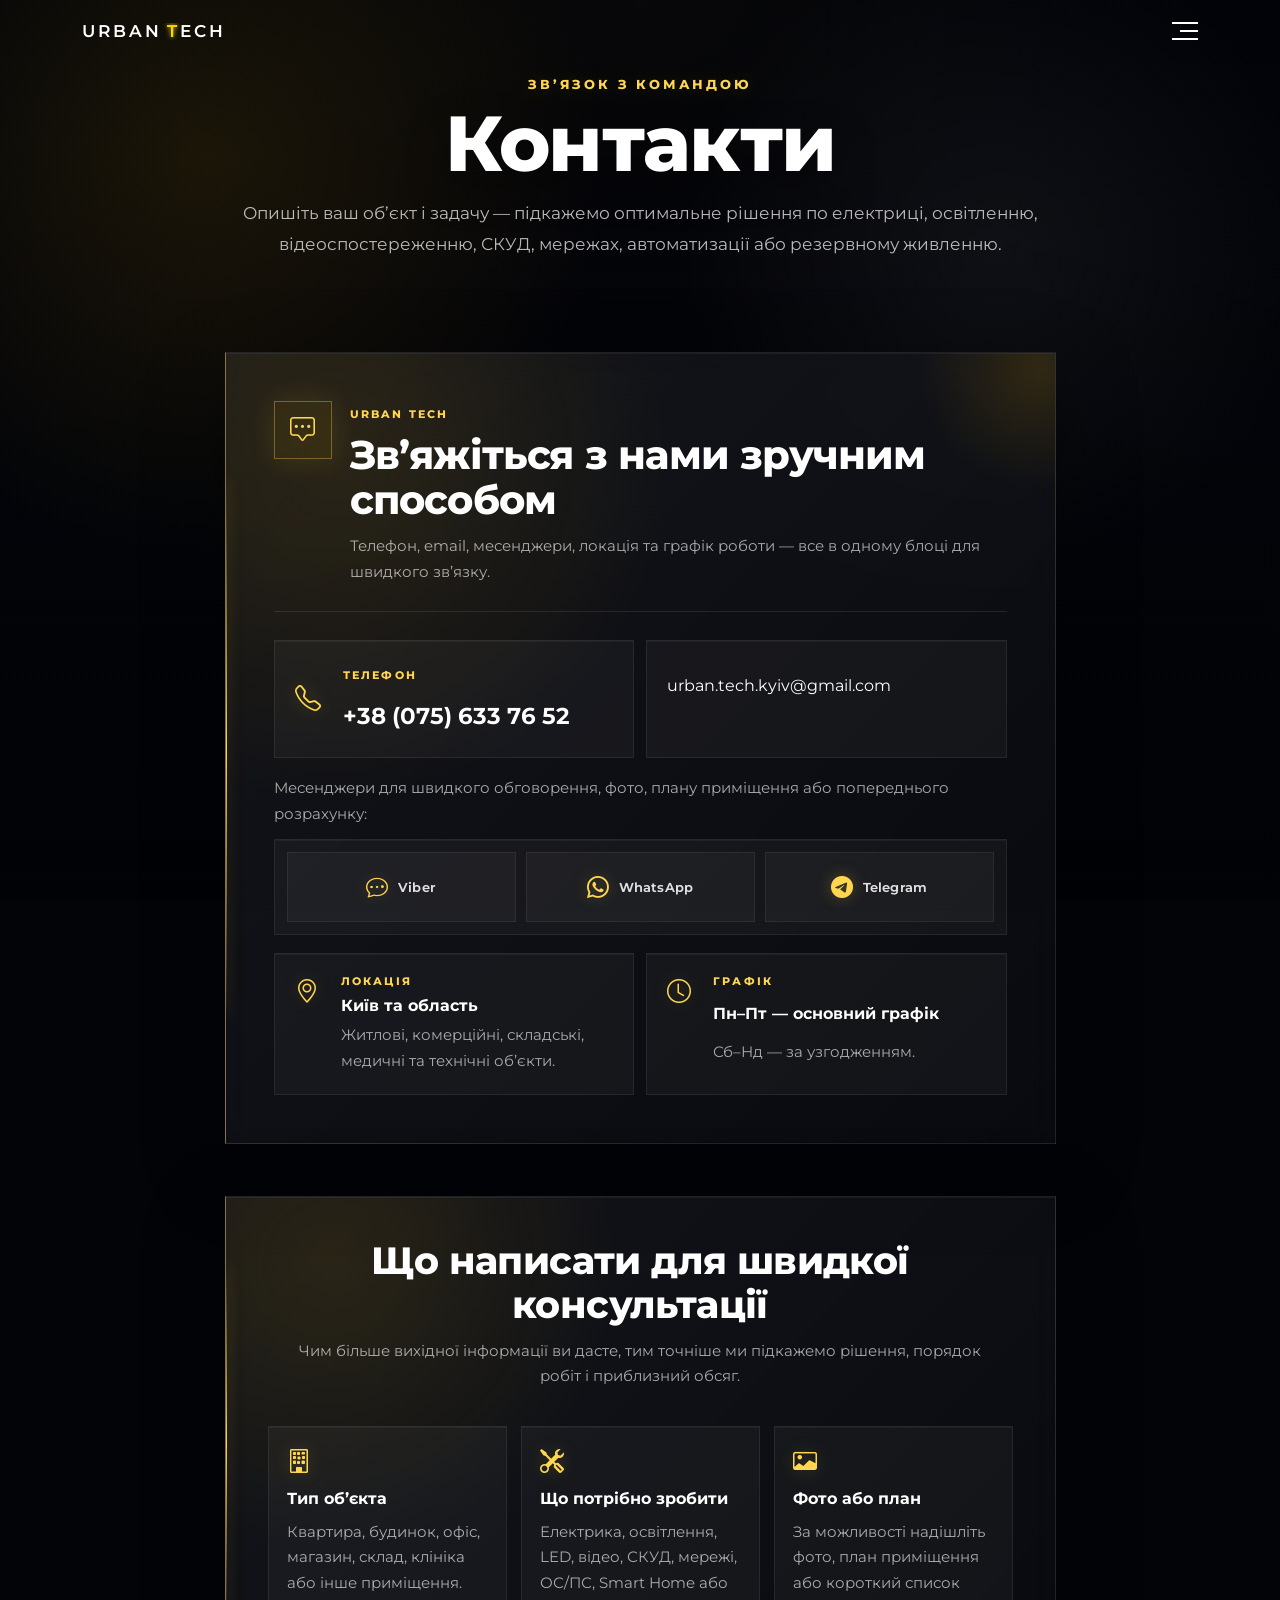
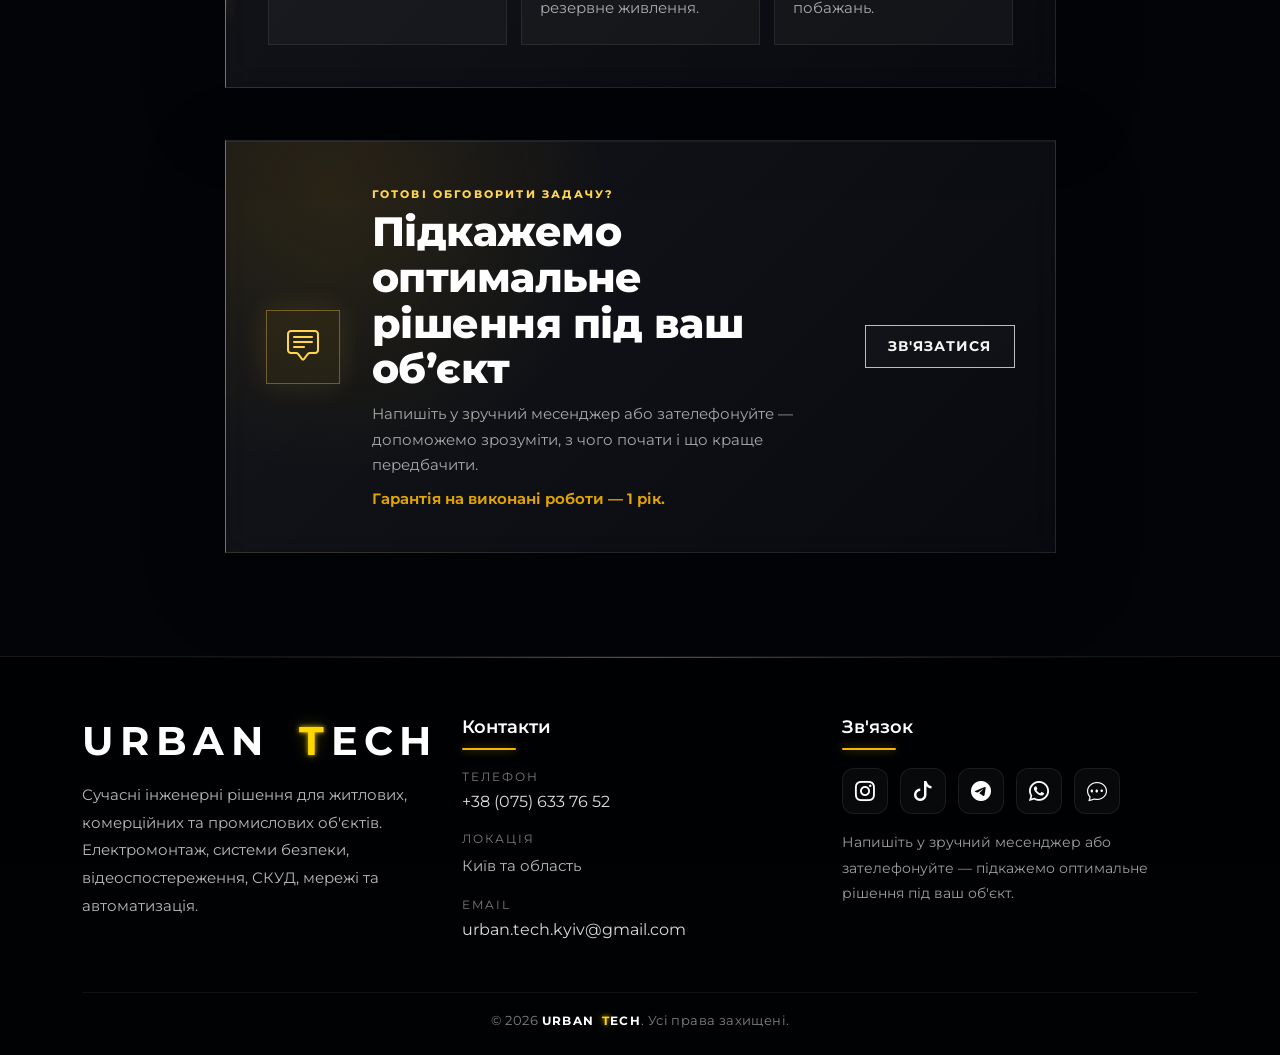
<file: contacts.html>
<!doctype html>
<html lang="uk">

<head>
  <title>Контакти Urban Tech — електромонтаж, безпека, відео, СКУД у Києві</title>
  <meta charset="utf-8">
  <meta name="viewport" content="width=device-width, initial-scale=1, shrink-to-fit=no">
  <meta name="description" content="Контакти Urban Tech: телефон, Viber, WhatsApp, Telegram, email, графік роботи. Електромонтаж, освітлення, резервне живлення, відеоспостереження, СКУД, мережі у Києві та області.">
  <link rel="preconnect" href="https://fonts.googleapis.com">
  <link rel="preconnect" href="https://fonts.gstatic.com" crossorigin>
  <link href="https://fonts.googleapis.com/css2?family=Montserrat:ital,wght@0,100..900;1,100..900&display=swap" rel="stylesheet">
  <link rel="stylesheet" href="https://stackpath.bootstrapcdn.com/font-awesome/4.7.0/css/font-awesome.min.css">
  <link href="https://cdn.jsdelivr.net/npm/bootstrap@5.3.8/dist/css/bootstrap.min.css" rel="stylesheet"
    integrity="sha384-sRIl4kxILFvY47J16cr9ZwB07vP4J8+LH7qKQnuqkuIAvNWLzeN8tE5YBujZqJLB" crossorigin="anonymous">
  <link rel="stylesheet" href="https://cdn.jsdelivr.net/npm/bootstrap-icons@1.11.3/font/bootstrap-icons.min.css">
  <link rel="stylesheet" href="css/style.css">

  <script type="application/ld+json">
  {
    "@context": "https://schema.org",
    "@type": "ContactPage",
    "name": "Контакти Urban Tech",
    "description": "Контакти Urban Tech: електромонтаж, системи безпеки, відеоспостереження, СКУД, мережі та автоматизація у Києві та області.",
    "mainEntity": {
      "@type": "LocalBusiness",
      "name": "Urban Tech",
      "telephone": "+380756337652",
      "email": "urban.tech.kyiv@gmail.com",
      "areaServed": "Київ та область",
      "address": {
        "@type": "PostalAddress",
        "addressLocality": "Київ",
        "addressCountry": "UA"
      }
    }
  }
  </script>
</head>
<body class="hero-wrap contact-body">
  <!-- Preloader -->
  <div id="preloader">
    <a href="index.html" class="logo-text">URBAN <span class="highlight">T</span>ECH</a>
    <div class="loader"></div>

    <div class="preloader-text">Завантаження...</div>
    <div class="preloader-subtext">Дякуємо за очікування та довіру до нашого сервісу</div>
  </div>

  <nav id="ut-main-nav" role="navigation">
    <a href="#" class="js-ut-nav-toggle ut-nav-toggle active" aria-label="Закрити меню"><i></i></a>
    <div class="js-fullheight ut-table">
      <div class="ut-table-cell js-fullheight">
        <div class="row no-gutters">
          <div class="col-md-12 text-center">
            <a href="index.html" class="logo-text">URBAN <span class="highlight">T</span>ECH</a>
            <ul>
              <li><a href="index.html"><span>Головна</span></a></li>
              <li><a href="services.html"><span>Послуги</span></a></li>
              <li><a href="porady-zamovnyku.html"><span>Поради</span></a></li>
              <li><a href="faq.html"><span>FAQ</span></a></li>
              <li class="active"><a href="contacts.html"><span>Контакти</span></a></li>
            </ul>
          </div>
        </div>
      </div>
    </div>
  </nav>

  <header>
    <div class="container">
      <div class="ut-navbar">
        <a href="index.html" class="logo-text">URBAN <span class="highlight">T</span>ECH</a>
      </div>
      <a href="#" class="js-ut-nav-toggle ut-nav-toggle" aria-label="Відкрити меню"><i></i></a>
    </div>
  </header>

  <main class="contact-main">
    <section class="contact-hero-section">
      <div class="container">
        <div class="row justify-content-center">
          <div class="col-12 col-lg-10 col-xl-9 text-center hero-info-wrap services-info-wrap">
            <p class="services-kicker">Зв’язок з командою</p>
            <h1 class="services-title">Контакти</h1>
            <p class="services-lead">
              Опишіть ваш об’єкт і задачу — підкажемо оптимальне рішення по електриці, освітленню,
              відеоспостереженню, СКУД, мережах, автоматизації або резервному живленню.
            </p>
          </div>
        </div>
      </div>
    </section>

    <section class="contact-content-section">
      <div class="container">
        <div class="row justify-content-center">
          <div class="col-12 col-lg-10 col-xl-9">

            <div class="contact-unified-card glass-card">
              <div class="contact-unified-top">
                <div class="contact-unified-icon">
                  <i class="bi bi-chat-square-dots"></i>
                </div>
                <div class="contact-unified-title">
                  <span>URBAN TECH</span>
                  <h2>Зв’яжіться з нами зручним способом</h2>
                  <p>Телефон, email, месенджери, локація та графік роботи — все в одному блоці для швидкого зв’язку.</p>
                </div>
              </div>

              <div class="contact-main-lines">
                <a href="tel:+380756337652" class="contact-main-line contact-main-line--phone">
                  <i class="bi bi-telephone"></i>
                  <span>Телефон</span>
                  <strong>+38 (075) 633 76 52</strong>
                </a>

                <a href="mailto:urban.tech.kyiv@gmail.com" class="contact-main-line">
                  <i class="bi bi-envelope"></i>
                  <span>Email</span>
                  <strong>urban.tech.kyiv@gmail.com</strong>
                </a>
              </div>

              <div class="contact-messengers-wrap">
                <p>Месенджери для швидкого обговорення, фото, плану приміщення або попереднього розрахунку:</p>
                <div class="contact-messengers">
                  <a href="viber://chat?number=%2B380756337652">
                    <i class="bi bi-chat-dots"></i>
                    <span>Viber</span>
                  </a>
                  <a href="https://wa.me/380756337652">
                    <i class="bi bi-whatsapp"></i>
                    <span>WhatsApp</span>
                  </a>
                  <a href="https://t.me/">
                    <i class="bi bi-telegram"></i>
                    <span>Telegram</span>
                  </a>
                </div>
              </div>

              <div class="contact-info-strip">
                <div>
                  <i class="bi bi-geo-alt"></i>
                  <span>Локація</span>
                  <strong>Київ та область</strong>
                  <p>Житлові, комерційні, складські, медичні та технічні об’єкти.</p>
                </div>
                <div>
                  <i class="bi bi-clock"></i>
                  <span>Графік</span>
                  <strong>Пн–Пт · за узгодженням</strong>
                  <p>Сб–Нд — термінові заявки або роботи за завчасним плануванням.</p>
                </div>
              </div>
            </div>

            <div class="contact-prep-card glass-card">
              <div class="section-head text-center">
                <h2>Що написати для швидкої консультації</h2>
                <p>Чим більше вихідної інформації ви дасте, тим точніше ми підкажемо рішення, порядок робіт і приблизний обсяг.</p>
              </div>

              <div class="contact-prep-grid">
                <div>
                  <i class="bi bi-building"></i>
                  <h3>Тип об’єкта</h3>
                  <p>Квартира, будинок, офіс, магазин, склад, клініка або інше приміщення.</p>
                </div>
                <div>
                  <i class="bi bi-tools"></i>
                  <h3>Що потрібно зробити</h3>
                  <p>Електрика, освітлення, LED, відео, СКУД, мережі, ОС/ПС, Smart Home або резервне живлення.</p>
                </div>
                <div>
                  <i class="bi bi-card-image"></i>
                  <h3>Фото або план</h3>
                  <p>За можливості надішліть фото, план приміщення або короткий список побажань.</p>
                </div>
              </div>
            </div>

            <div class="ut-consult-card advice-cta-card">
              <div class="ut-consult-icon"><i class="bi bi-chat-square-text"></i></div>
              <div class="ut-consult-text">
                <span>Готові обговорити задачу?</span>
                <h2>Підкажемо оптимальне рішення під ваш об’єкт</h2>
                <p>Напишіть у зручний месенджер або зателефонуйте — допоможемо зрозуміти, з чого почати і що краще передбачити.</p>
                <p class="ut-consult-note">Гарантія на виконані роботи — 1 рік.</p>
              </div>
              <div class="ut-consult-action">
                <a href="#" class="bttn-more bttn-more--clean" data-contact-open>Зв'язатися</a>
              </div>
            </div>

          </div>
        </div>
      </div>
    </section>
  </main>

  <div class="ut-contact-modal" id="utContactModal" aria-hidden="true">
    <div class="ut-contact-modal__backdrop" data-contact-close></div>
    <div class="ut-contact-modal__dialog" role="dialog" aria-modal="true" aria-labelledby="utContactTitle">
      <button type="button" class="ut-contact-modal__close" data-contact-close aria-label="Закрити">×</button>
      <p class="ut-contact-modal__kicker"><span class="brand-logo-text">URBAN <span class="highlight">T</span>ECH</span></p>
      <h2 id="utContactTitle">Зв'язатися з нами</h2>
      <p class="ut-contact-modal__lead">
        Напишіть або зателефонуйте — підкажемо оптимальне рішення під ваш об’єкт.
      </p>

      <div class="ut-contact-list">
        <a href="tel:+380756337652" class="ut-contact-item">
          <i class="bi bi-telephone"></i>
          <span><strong>Телефон</strong>+38 (075) 633 76 52</span>
        </a>
        <a href="mailto:urban.tech.kyiv@gmail.com" class="ut-contact-item">
          <i class="bi bi-envelope"></i>
          <span><strong>Email</strong>urban.tech.kyiv@gmail.com</span>
        </a>
        <a href="https://t.me/" class="ut-contact-item">
          <i class="bi bi-telegram"></i>
          <span><strong>Telegram</strong>Написати в Telegram</span>
        </a>
        <a href="https://wa.me/380756337652" class="ut-contact-item">
          <i class="bi bi-whatsapp"></i>
          <span><strong>WhatsApp</strong>Написати у WhatsApp</span>
        </a>
        <a href="viber://chat?number=%2B380756337652" class="ut-contact-item">
          <i class="bi bi-chat-dots"></i>
          <span><strong>Viber</strong>Написати у Viber</span>
        </a>
      </div>

      <p class="ut-contact-modal__note">Київ та область · Електромонтаж · Безпека · Автоматизація</p>
    </div>
  </div>

  <footer class="footer-urban text-white">
    <div class="container">
      <div class="row gy-4 align-items-start">

        <div class="col-12 col-lg-4">
          <div class="footer-brand-wrap">
            <h3 class="footer-brand mb-3"><span class="brand-logo-text">URBAN <span class="highlight">T</span>ECH</span></h3>
            <p class="footer-text mb-0">
              Сучасні інженерні рішення для житлових, комерційних та промислових об'єктів.
              Електромонтаж, системи безпеки, відеоспостереження та автоматизація.
            </p>
          </div>
        </div>

        <div class="col-12 col-md-6 col-lg-4">
          <h5 class="footer-title">Контакти</h5>

          <div class="footer-contact-item">
            <span class="footer-label">Телефон</span>
            <a href="tel:+380756337652" class="footer-link">+38 (075) 633 76 52</a>
          </div>

          <div class="footer-contact-item">
            <span class="footer-label">Адреса</span>
            <p class="footer-text mb-0">Київ, Україна</p>
          </div>

          <div class="footer-contact-item">
            <span class="footer-label">Email</span>
            <a href="mailto:urban.tech.kyiv@gmail.com" class="footer-link">urban.tech.kyiv@gmail.com</a>
          </div>
        </div>

        <div class="col-12 col-md-6 col-lg-4">
          <h5 class="footer-title">Соцмережі</h5>

          <div class="footer-socials">
            <a href="#" class="footer-social" aria-label="Instagram">
              <i class="bi bi-instagram"></i>
            </a>

            <a href="#" class="footer-social" aria-label="Facebook">
              <i class="bi bi-facebook"></i>
            </a>

            <a href="https://t.me/" class="footer-social" aria-label="Telegram">
              <i class="bi bi-telegram"></i>
            </a>

            <a href="https://wa.me/380756337652" class="footer-social" aria-label="WhatsApp">
              <i class="bi bi-whatsapp"></i>
            </a>

            <a href="viber://chat?number=%2B380756337652" class="footer-social footer-social--viber" aria-label="Viber">
              <svg class="viber-svg" viewBox="0 0 24 24" aria-hidden="true" focusable="false">
                <path d="M12 3.2c-4.1 0-7.4 2.8-7.4 6.3 0 1.8.9 3.4 2.3 4.5l-.5 2.6 2.8-1.4c.9.3 1.8.5 2.8.5 4.1 0 7.4-2.8 7.4-6.3S16.1 3.2 12 3.2Zm3.8 9.1c-.2.5-.9 1.1-1.5 1.2-.4.1-.9.1-2.5-.6-2.1-.9-3.5-3.1-3.6-3.2-.1-.1-.9-1.2-.9-2.3s.6-1.6.8-1.8c.2-.2.4-.3.6-.3h.5c.2 0 .4 0 .6.5.2.5.7 1.7.8 1.8.1.2.1.3 0 .5-.1.2-.2.3-.4.5-.2.2-.3.3-.2.5.1.2.6 1 1.2 1.5.8.7 1.5.9 1.8 1 .2.1.4.1.6-.1.2-.2.6-.7.8-1 .2-.2.4-.2.6-.1.2.1 1.5.7 1.7.8.3.2.3.3.3.4 0 .1 0 .4-.2.8Z" />
              </svg>
            </a>
          </div>

          <p class="footer-note mt-3 mb-0">
            Зв'яжіться з нами для консультації та підбору оптимального рішення під ваш об'єкт.
          </p>
        </div>

      </div>

      <div class="footer-bottom text-center">
        <p class="mb-0">
          © 2026 <span class="brand-logo-text brand-logo-text--inline">URBAN <span class="highlight">T</span>ECH</span>. Усі права захищені.
        </p>
      </div>
    </div>
  </footer>

  <script src="js/jquery.min.js"></script>
  <script src="js/popper.js"></script>
  <script src="js/bootstrap.min.js"></script>
  <script src="js/main.js"></script>
</body>

</html>
</file>
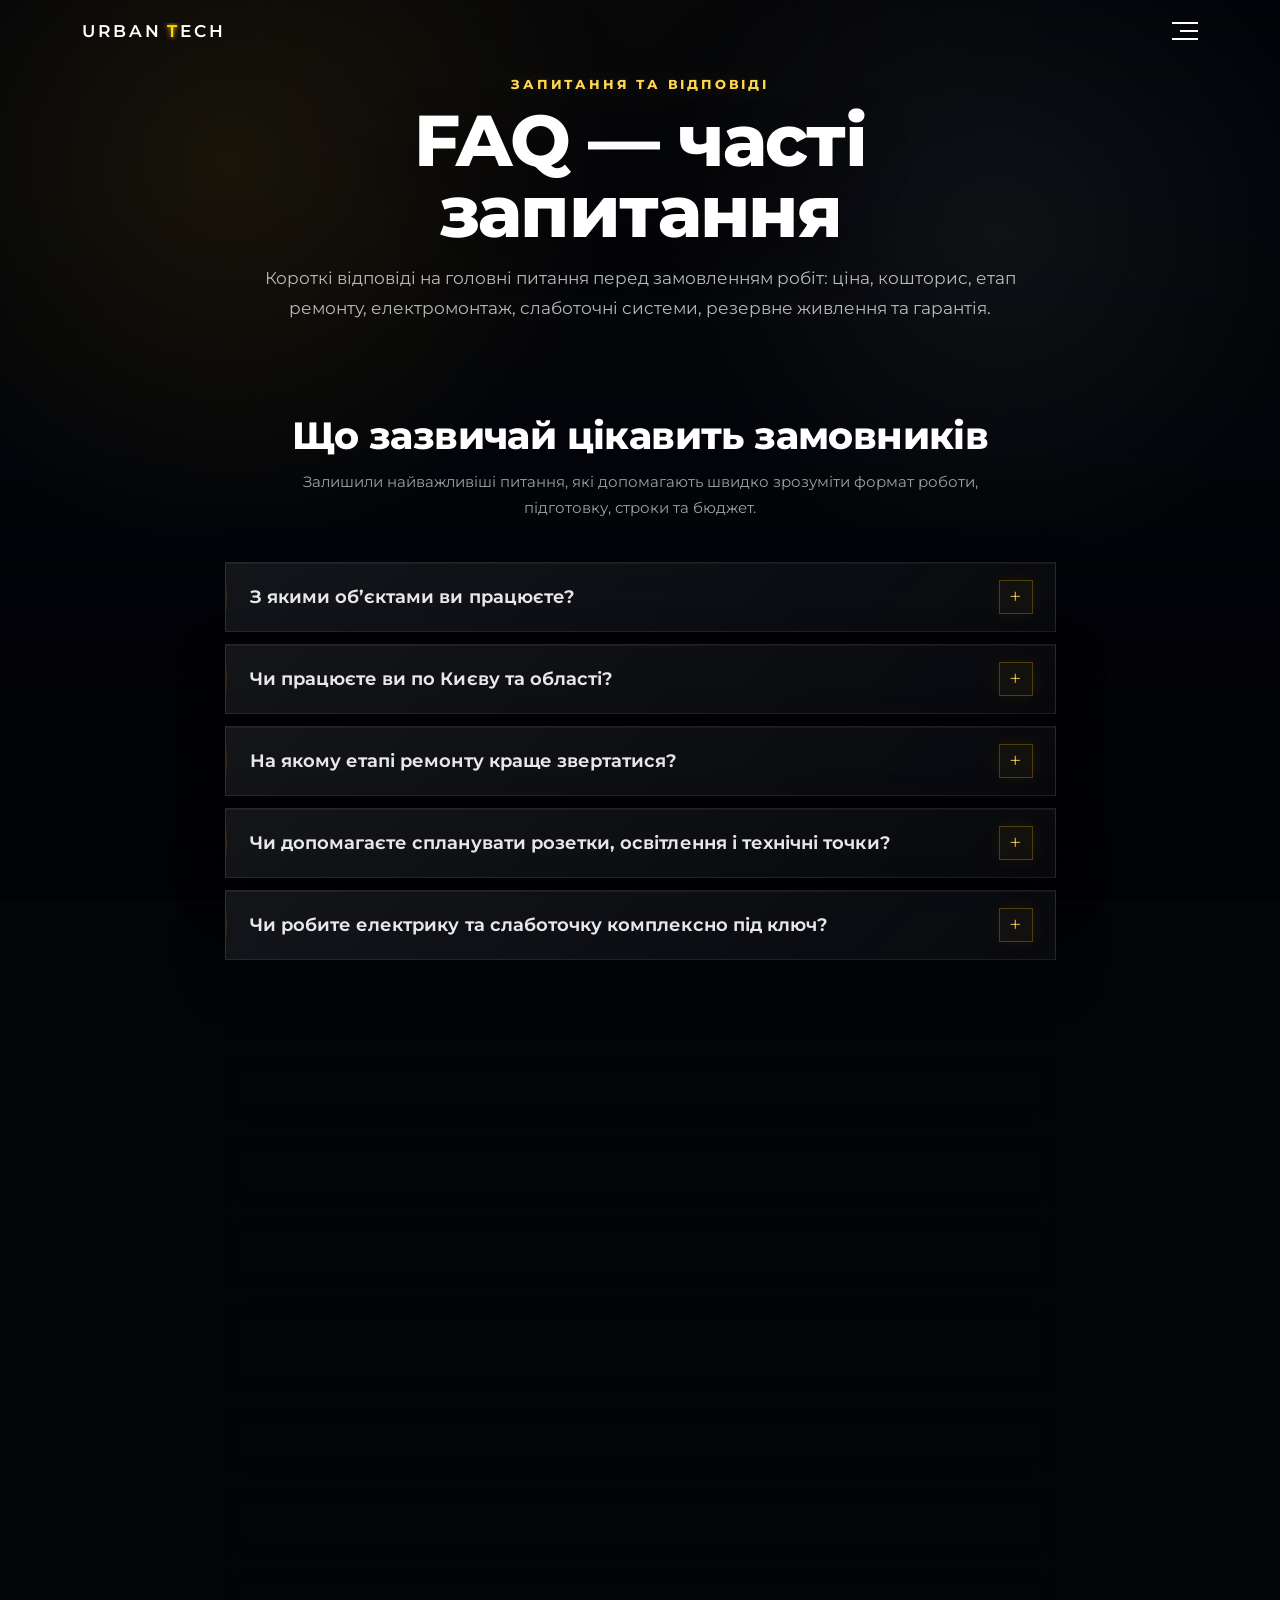
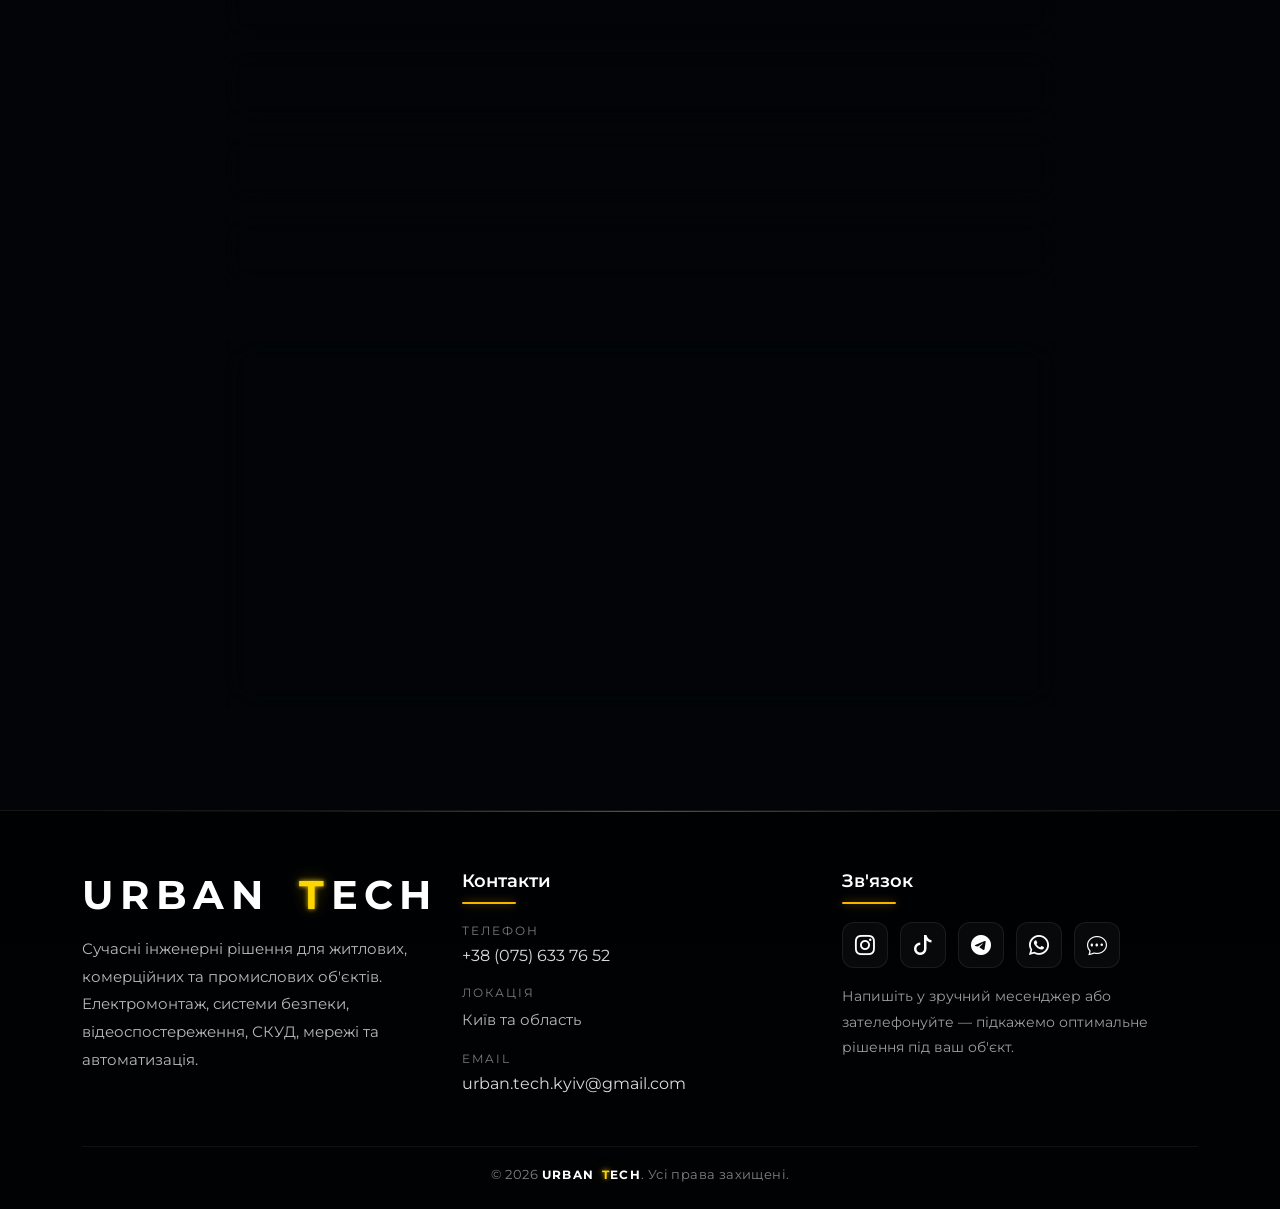
<file: faq.html>
<!doctype html>
<html lang="uk">

<head>
  <title>FAQ про електромонтаж, відеоспостереження, СКУД і резерв | Urban Tech</title>
  <meta charset="utf-8">
  <meta name="viewport" content="width=device-width, initial-scale=1, shrink-to-fit=no">
  <meta name="description" content="Часті запитання Urban Tech: ціна, кошторис, етап ремонту, електромонтаж, освітлення, резервне живлення, відеоспостереження, СКУД, гарантія та сервіс.">
  <link rel="preconnect" href="https://fonts.googleapis.com">
  <link rel="preconnect" href="https://fonts.gstatic.com" crossorigin>
  <link href="https://fonts.googleapis.com/css2?family=Montserrat:ital,wght@0,100..900;1,100..900&display=swap" rel="stylesheet">
  <link rel="stylesheet" href="https://stackpath.bootstrapcdn.com/font-awesome/4.7.0/css/font-awesome.min.css">
  <link href="https://cdn.jsdelivr.net/npm/bootstrap@5.3.8/dist/css/bootstrap.min.css" rel="stylesheet"
    integrity="sha384-sRIl4kxILFvY47J16cr9ZwB07vP4J8+LH7qKQnuqkuIAvNWLzeN8tE5YBujZqJLB" crossorigin="anonymous">
  <link rel="stylesheet" href="https://cdn.jsdelivr.net/npm/bootstrap-icons@1.11.3/font/bootstrap-icons.min.css">
  <link rel="stylesheet" href="css/style.css">

  <script type="application/ld+json">
{
  "@context": "https://schema.org",
  "@type": "FAQPage",
  "mainEntity": [
    {
      "@type": "Question",
      "name": "З якими об’єктами ви працюєте?",
      "acceptedAnswer": {
        "@type": "Answer",
        "text": "Працюємо з квартирами, приватними будинками, офісами, магазинами, складами, клініками, технічними та виробничими приміщеннями. Підбираємо рішення під формат об’єкта, бюджет, умови монтажу та подальше обслуговування."
      }
    },
    {
      "@type": "Question",
      "name": "Чи працюєте ви по Києву та області?",
      "acceptedAnswer": {
        "@type": "Answer",
        "text": "Так. Основний регіон роботи — Київ та Київська область. Формат виїзду, огляду об’єкта, строки та графік робіт узгоджуємо індивідуально."
      }
    },
    {
      "@type": "Question",
      "name": "На якому етапі ремонту краще звертатися?",
      "acceptedAnswer": {
        "@type": "Answer",
        "text": "Найкраще звертатися до початку чистових робіт. Так можна правильно спланувати розетки, освітлення, інтернет, камери, СКУД, сигналізацію, Smart Home та резервне живлення без зайвих переробок."
      }
    },
    {
      "@type": "Question",
      "name": "Чи допомагаєте спланувати розетки, освітлення і технічні точки?",
      "acceptedAnswer": {
        "@type": "Answer",
        "text": "Так. Допомагаємо продумати розетки, вимикачі, основне і трекове освітлення, LED-підсвітку, інтернет, Wi-Fi, відеоспостереження, СКУД, Smart Home та резервне живлення під реальне користування об’єктом."
      }
    },
    {
      "@type": "Question",
      "name": "Чи робите електрику та слаботочку комплексно під ключ?",
      "acceptedAnswer": {
        "@type": "Answer",
        "text": "Так. Urban Tech не просто прокладає кабелі. Ми можемо підібрати обладнання, змонтувати, підключити, налаштувати і довести систему до готового зрозумілого результату: електрика, відеоспостереження, СКУД, мережі, сигналізація, Smart Home та резерв."
      }
    },
    {
      "@type": "Question",
      "name": "Чи допомагаєте підібрати обладнання?",
      "acceptedAnswer": {
        "@type": "Answer",
        "text": "Так. Підбираємо обладнання під задачу, бюджет, умови об’єкта і майбутній сервіс. Пояснюємо різницю між варіантами, щоб клієнт розумів, за що платить і який результат отримає."
      }
    },
    {
      "@type": "Question",
      "name": "Чи працюєте з матеріалами клієнта?",
      "acceptedAnswer": {
        "@type": "Answer",
        "text": "Так, можемо працювати з матеріалами клієнта, якщо вони підходять під задачу. Перед монтажем перевіряємо сумісність і якість. Якщо бачимо ризики по безпеці, надійності або роботі системи — попереджаємо до початку робіт."
      }
    },
    {
      "@type": "Question",
      "name": "Чи робите трекове освітлення, LED-підсвітку і сценарії світла?",
      "acceptedAnswer": {
        "@type": "Answer",
        "text": "Так. Працюємо з основним, трековим і декоративним освітленням, LED-стрічками, профілями, блоками живлення, димуванням та сценаріями керування світлом."
      }
    },
    {
      "@type": "Question",
      "name": "Чи можна зробити резервне живлення тільки на важливі лінії?",
      "acceptedAnswer": {
        "@type": "Answer",
        "text": "Так. Часто оптимальне рішення — залишити на резерві не весь об’єкт, а критичні споживачі: роутер, камери, СКУД, частину освітлення, котел, серверну шафу, робоче місце або інше важливе обладнання."
      }
    },
    {
      "@type": "Question",
      "name": "Чи можете доробити або переналаштувати систему після інших майстрів?",
      "acceptedAnswer": {
        "@type": "Answer",
        "text": "Так. Можемо провести діагностику, перевірити кабелі, підписати лінії, знайти несправності, відновити доступ, переналаштувати камери, СКУД, сигналізацію, мережі або модернізувати існуючу систему."
      }
    },
    {
      "@type": "Question",
      "name": "Від чого залежить вартість робіт?",
      "acceptedAnswer": {
        "@type": "Answer",
        "text": "Вартість залежить від типу об’єкта, обсягу робіт, висоти монтажу, матеріалу стін, складності доступу, кількості точок, довжини кабелю, обладнання, потреби в налаштуванні та строків виконання."
      }
    },
    {
      "@type": "Question",
      "name": "Чи можете порахувати попередній кошторис до виїзду?",
      "acceptedAnswer": {
        "@type": "Answer",
        "text": "Так. Для попереднього розрахунку бажано надіслати фото, план приміщення, короткий опис задачі, кількість точок або обладнання. Точну вартість зазвичай можна назвати після огляду об’єкта."
      }
    },
    {
      "@type": "Question",
      "name": "Виїзд на об’єкт платний?",
      "acceptedAnswer": {
        "@type": "Answer",
        "text": "Виїзд та огляд об’єкта узгоджуються індивідуально. Для комплексних робіт огляд допомагає точно оцінити обсяг, матеріали, складність доступу, строки та підготувати коректний кошторис."
      }
    },
    {
      "@type": "Question",
      "name": "Скільки часу займає виконання робіт?",
      "acceptedAnswer": {
        "@type": "Answer",
        "text": "Термін залежить від обсягу. Невеликі задачі можуть виконуватись за один день, а комплексний електромонтаж або слаботочні системи йдуть поетапно: планування, прокладання кабелю, монтаж обладнання, налаштування та перевірка."
      }
    },
    {
      "@type": "Question",
      "name": "Чи можна зробити монтаж без пошкодження оздоблення?",
      "acceptedAnswer": {
        "@type": "Answer",
        "text": "У багатьох випадках можна підібрати акуратні рішення: кабель-канал, існуючі траси, технічні зони, стеля або слабопомітні місця. Якщо потрібне штроблення чи пилові роботи — попереджаємо про це заздалегідь."
      }
    },
    {
      "@type": "Question",
      "name": "Чи даєте гарантію і супровід після монтажу?",
      "acceptedAnswer": {
        "@type": "Answer",
        "text": "Так. На виконані роботи надається гарантія 1 рік. Після монтажу перевіряємо систему, пояснюємо як користуватися обладнанням, за потреби підписуємо лінії та можемо супроводжувати об’єкт надалі."
      }
    }
  ]
}
</script>
</head>
<body class="hero-wrap faq-body">
  <!-- Preloader -->
  <div id="preloader">
    <a href="index.html" class="logo-text">URBAN <span class="highlight">T</span>ECH</a>
    <div class="loader"></div>

    <div class="preloader-text">Завантаження...</div>
    <div class="preloader-subtext">Дякуємо за очікування та довіру до нашого сервісу</div>
  </div>

  <nav id="ut-main-nav" role="navigation">
    <a href="#" class="js-ut-nav-toggle ut-nav-toggle active" aria-label="Закрити меню"><i></i></a>
    <div class="js-fullheight ut-table">
      <div class="ut-table-cell js-fullheight">
        <div class="row no-gutters">
          <div class="col-md-12 text-center">
            <a href="index.html" class="logo-text">URBAN <span class="highlight">T</span>ECH</a>
            <ul>
              <li><a href="index.html"><span>Головна</span></a></li>
              <li><a href="services.html"><span>Послуги</span></a></li>
              <li><a href="porady-zamovnyku.html"><span>Поради</span></a></li>
              <li class="active"><a href="faq.html"><span>FAQ</span></a></li>
              <li><a href="contacts.html"><span>Контакти</span></a></li>
            </ul>
          </div>
        </div>
      </div>
    </div>
  </nav>

  <header>
    <div class="container">
      <div class="ut-navbar">
        <a href="index.html" class="logo-text">URBAN <span class="highlight">T</span>ECH</a>
      </div>
      <a href="#" class="js-ut-nav-toggle ut-nav-toggle" aria-label="Відкрити меню"><i></i></a>
    </div>
  </header>

  <main class="faq-main">
    <section class="faq-hero-section">
      <div class="container">
        <div class="row justify-content-center">
          <div class="col-12 col-lg-10 col-xl-9 text-center hero-info-wrap services-info-wrap">
            <p class="services-kicker">Запитання та відповіді</p>
            <h1 class="services-title">FAQ — часті запитання</h1>
            <p class="services-lead">
              Короткі відповіді на головні питання перед замовленням робіт: ціна, кошторис,
              етап ремонту, електромонтаж, слаботочні системи, резервне живлення та гарантія.
            </p>
          </div>
        </div>
      </div>
    </section>

    <section class="faq-content-section">
      <div class="container">
        <div class="row justify-content-center">
          <div class="col-12 col-lg-10 col-xl-9">
            <div class="section-head text-center advice-section-head">
              <h2>Що зазвичай цікавить замовників</h2>
              <p>Залишили найважливіші питання, які допомагають швидко зрозуміти формат роботи, підготовку, строки та бюджет.</p>
            </div>

            <div class="faq-list">
              <details class="faq-item glass-card">
                <summary>З якими об’єктами ви працюєте?<i class="bi bi-chevron-down"></i></summary>
                <p>Працюємо з квартирами, приватними будинками, офісами, магазинами, складами, клініками, технічними та виробничими приміщеннями. Підбираємо рішення під формат об’єкта, бюджет, умови монтажу та подальше обслуговування.</p>
              </details>

              <details class="faq-item glass-card">
                <summary>Чи працюєте ви по Києву та області?<i class="bi bi-chevron-down"></i></summary>
                <p>Так. Основний регіон роботи — Київ та Київська область. Формат виїзду, огляду об’єкта, строки та графік робіт узгоджуємо індивідуально.</p>
              </details>

              <details class="faq-item glass-card">
                <summary>На якому етапі ремонту краще звертатися?<i class="bi bi-chevron-down"></i></summary>
                <p>Найкраще звертатися до початку чистових робіт. Так можна правильно спланувати розетки, освітлення, інтернет, камери, СКУД, сигналізацію, Smart Home та резервне живлення без зайвих переробок.</p>
              </details>

              <details class="faq-item glass-card">
                <summary>Чи допомагаєте спланувати розетки, освітлення і технічні точки?<i class="bi bi-chevron-down"></i></summary>
                <p>Так. Допомагаємо продумати розетки, вимикачі, основне і трекове освітлення, LED-підсвітку, інтернет, Wi-Fi, відеоспостереження, СКУД, Smart Home та резервне живлення під реальне користування об’єктом.</p>
              </details>

              <details class="faq-item glass-card">
                <summary>Чи робите електрику та слаботочку комплексно під ключ?<i class="bi bi-chevron-down"></i></summary>
                <p>Так. Urban Tech не просто прокладає кабелі. Ми можемо підібрати обладнання, змонтувати, підключити, налаштувати і довести систему до готового зрозумілого результату: електрика, відеоспостереження, СКУД, мережі, сигналізація, Smart Home та резерв.</p>
              </details>

              <details class="faq-item glass-card">
                <summary>Чи допомагаєте підібрати обладнання?<i class="bi bi-chevron-down"></i></summary>
                <p>Так. Підбираємо обладнання під задачу, бюджет, умови об’єкта і майбутній сервіс. Пояснюємо різницю між варіантами, щоб клієнт розумів, за що платить і який результат отримає.</p>
              </details>

              <details class="faq-item glass-card">
                <summary>Чи працюєте з матеріалами клієнта?<i class="bi bi-chevron-down"></i></summary>
                <p>Так, можемо працювати з матеріалами клієнта, якщо вони підходять під задачу. Перед монтажем перевіряємо сумісність і якість. Якщо бачимо ризики по безпеці, надійності або роботі системи — попереджаємо до початку робіт.</p>
              </details>

              <details class="faq-item glass-card">
                <summary>Чи робите трекове освітлення, LED-підсвітку і сценарії світла?<i class="bi bi-chevron-down"></i></summary>
                <p>Так. Працюємо з основним, трековим і декоративним освітленням, LED-стрічками, профілями, блоками живлення, димуванням та сценаріями керування світлом.</p>
              </details>

              <details class="faq-item glass-card">
                <summary>Чи можна зробити резервне живлення тільки на важливі лінії?<i class="bi bi-chevron-down"></i></summary>
                <p>Так. Часто оптимальне рішення — залишити на резерві не весь об’єкт, а критичні споживачі: роутер, камери, СКУД, частину освітлення, котел, серверну шафу, робоче місце або інше важливе обладнання.</p>
              </details>

              <details class="faq-item glass-card">
                <summary>Чи можете доробити або переналаштувати систему після інших майстрів?<i class="bi bi-chevron-down"></i></summary>
                <p>Так. Можемо провести діагностику, перевірити кабелі, підписати лінії, знайти несправності, відновити доступ, переналаштувати камери, СКУД, сигналізацію, мережі або модернізувати існуючу систему.</p>
              </details>

              <details class="faq-item glass-card">
                <summary>Від чого залежить вартість робіт?<i class="bi bi-chevron-down"></i></summary>
                <p>Вартість залежить від типу об’єкта, обсягу робіт, висоти монтажу, матеріалу стін, складності доступу, кількості точок, довжини кабелю, обладнання, потреби в налаштуванні та строків виконання.</p>
              </details>

              <details class="faq-item glass-card">
                <summary>Чи можете порахувати попередній кошторис до виїзду?<i class="bi bi-chevron-down"></i></summary>
                <p>Так. Для попереднього розрахунку бажано надіслати фото, план приміщення, короткий опис задачі, кількість точок або обладнання. Точну вартість зазвичай можна назвати після огляду об’єкта.</p>
              </details>

              <details class="faq-item glass-card">
                <summary>Виїзд на об’єкт платний?<i class="bi bi-chevron-down"></i></summary>
                <p>Виїзд та огляд об’єкта узгоджуються індивідуально. Для комплексних робіт огляд допомагає точно оцінити обсяг, матеріали, складність доступу, строки та підготувати коректний кошторис.</p>
              </details>

              <details class="faq-item glass-card">
                <summary>Скільки часу займає виконання робіт?<i class="bi bi-chevron-down"></i></summary>
                <p>Термін залежить від обсягу. Невеликі задачі можуть виконуватись за один день, а комплексний електромонтаж або слаботочні системи йдуть поетапно: планування, прокладання кабелю, монтаж обладнання, налаштування та перевірка.</p>
              </details>

              <details class="faq-item glass-card">
                <summary>Чи можна зробити монтаж без пошкодження оздоблення?<i class="bi bi-chevron-down"></i></summary>
                <p>У багатьох випадках можна підібрати акуратні рішення: кабель-канал, існуючі траси, технічні зони, стеля або слабопомітні місця. Якщо потрібне штроблення чи пилові роботи — попереджаємо про це заздалегідь.</p>
              </details>

              <details class="faq-item glass-card">
                <summary>Чи даєте гарантію і супровід після монтажу?<i class="bi bi-chevron-down"></i></summary>
                <p>Так. На виконані роботи надається гарантія 1 рік. Після монтажу перевіряємо систему, пояснюємо як користуватися обладнанням, за потреби підписуємо лінії та можемо супроводжувати об’єкт надалі.</p>
              </details>
            </div>

            <div class="ut-consult-card advice-cta-card">
              <div class="ut-consult-icon"><i class="bi bi-patch-question"></i></div>
              <div class="ut-consult-text">
                <span>Не знайшли відповідь?</span>
                <h2>Напишіть нам — підкажемо по вашому об’єкту</h2>
                <p>Опишіть задачу, тип приміщення та бажаний результат. Ми допоможемо зрозуміти, з чого почати і що краще передбачити.</p>
                <p class="ut-consult-note">Гарантія на виконані роботи — 1 рік.</p>
              </div>
              <div class="ut-consult-action">
                <a href="#" class="bttn-more bttn-more--clean" data-contact-open>Зв'язатися</a>
              </div>
            </div>

          </div>
        </div>
      </div>
    </section>
  </main>

  <div class="ut-contact-modal" id="utContactModal" aria-hidden="true">
    <div class="ut-contact-modal__backdrop" data-contact-close></div>
    <div class="ut-contact-modal__dialog" role="dialog" aria-modal="true" aria-labelledby="utContactTitle">
      <button type="button" class="ut-contact-modal__close" data-contact-close aria-label="Закрити">×</button>
      <p class="ut-contact-modal__kicker"><span class="brand-logo-text">URBAN <span class="highlight">T</span>ECH</span></p>
      <h2 id="utContactTitle">Зв'язатися з нами</h2>
      <p class="ut-contact-modal__lead">
        Напишіть або зателефонуйте — підкажемо оптимальне рішення під ваш об’єкт.
      </p>

      <div class="ut-contact-list">
        <a href="tel:+380756337652" class="ut-contact-item">
          <i class="bi bi-telephone"></i>
          <span><strong>Телефон</strong>+38 (075) 633 76 52</span>
        </a>
        <a href="mailto:urban.tech.kyiv@gmail.com" class="ut-contact-item">
          <i class="bi bi-envelope"></i>
          <span><strong>Email</strong>urban.tech.kyiv@gmail.com</span>
        </a>
        <a href="https://t.me/" class="ut-contact-item">
          <i class="bi bi-telegram"></i>
          <span><strong>Telegram</strong>Написати в Telegram</span>
        </a>
        <a href="https://wa.me/380756337652" class="ut-contact-item">
          <i class="bi bi-whatsapp"></i>
          <span><strong>WhatsApp</strong>Написати у WhatsApp</span>
        </a>
        <a href="viber://chat?number=%2B380756337652" class="ut-contact-item">
          <i class="bi bi-chat-dots"></i>
          <span><strong>Viber</strong>Написати у Viber</span>
        </a>
      </div>

      <p class="ut-contact-modal__note">Київ та область · Електромонтаж · Безпека · Автоматизація</p>
    </div>
  </div>

  <footer class="footer-urban text-white">
    <div class="container">
      <div class="row gy-4 align-items-start">

        <div class="col-12 col-lg-4">
          <div class="footer-brand-wrap">
            <h3 class="footer-brand mb-3"><span class="brand-logo-text">URBAN <span class="highlight">T</span>ECH</span></h3>
            <p class="footer-text mb-0">
              Сучасні інженерні рішення для житлових, комерційних та промислових об'єктів.
              Електромонтаж, системи безпеки, відеоспостереження та автоматизація.
            </p>
          </div>
        </div>

        <div class="col-12 col-md-6 col-lg-4">
          <h5 class="footer-title">Контакти</h5>

          <div class="footer-contact-item">
            <span class="footer-label">Телефон</span>
            <a href="tel:+380756337652" class="footer-link">+38 (075) 633 76 52</a>
          </div>

          <div class="footer-contact-item">
            <span class="footer-label">Адреса</span>
            <p class="footer-text mb-0">Київ, Україна</p>
          </div>

          <div class="footer-contact-item">
            <span class="footer-label">Email</span>
            <a href="mailto:urban.tech.kyiv@gmail.com" class="footer-link">urban.tech.kyiv@gmail.com</a>
          </div>
        </div>

        <div class="col-12 col-md-6 col-lg-4">
          <h5 class="footer-title">Соцмережі</h5>

          <div class="footer-socials">
            <a href="#" class="footer-social" aria-label="Instagram">
              <i class="bi bi-instagram"></i>
            </a>

            <a href="#" class="footer-social" aria-label="Facebook">
              <i class="bi bi-facebook"></i>
            </a>

            <a href="https://t.me/" class="footer-social" aria-label="Telegram">
              <i class="bi bi-telegram"></i>
            </a>

            <a href="https://wa.me/380756337652" class="footer-social" aria-label="WhatsApp">
              <i class="bi bi-whatsapp"></i>
            </a>

            <a href="viber://chat?number=%2B380756337652" class="footer-social footer-social--viber" aria-label="Viber">
              <svg class="viber-svg" viewBox="0 0 24 24" aria-hidden="true" focusable="false">
                <path d="M12 3.2c-4.1 0-7.4 2.8-7.4 6.3 0 1.8.9 3.4 2.3 4.5l-.5 2.6 2.8-1.4c.9.3 1.8.5 2.8.5 4.1 0 7.4-2.8 7.4-6.3S16.1 3.2 12 3.2Zm3.8 9.1c-.2.5-.9 1.1-1.5 1.2-.4.1-.9.1-2.5-.6-2.1-.9-3.5-3.1-3.6-3.2-.1-.1-.9-1.2-.9-2.3s.6-1.6.8-1.8c.2-.2.4-.3.6-.3h.5c.2 0 .4 0 .6.5.2.5.7 1.7.8 1.8.1.2.1.3 0 .5-.1.2-.2.3-.4.5-.2.2-.3.3-.2.5.1.2.6 1 1.2 1.5.8.7 1.5.9 1.8 1 .2.1.4.1.6-.1.2-.2.6-.7.8-1 .2-.2.4-.2.6-.1.2.1 1.5.7 1.7.8.3.2.3.3.3.4 0 .1 0 .4-.2.8Z" />
              </svg>
            </a>
          </div>

          <p class="footer-note mt-3 mb-0">
            Зв'яжіться з нами для консультації та підбору оптимального рішення під ваш об'єкт.
          </p>
        </div>

      </div>

      <div class="footer-bottom text-center">
        <p class="mb-0">
          © 2026 <span class="brand-logo-text brand-logo-text--inline">URBAN <span class="highlight">T</span>ECH</span>. Усі права захищені.
        </p>
      </div>
    </div>
  </footer>

  <script src="js/jquery.min.js"></script>
  <script src="js/popper.js"></script>
  <script src="js/bootstrap.min.js"></script>
  <script src="js/main.js"></script>
</body>

</html>
</file>
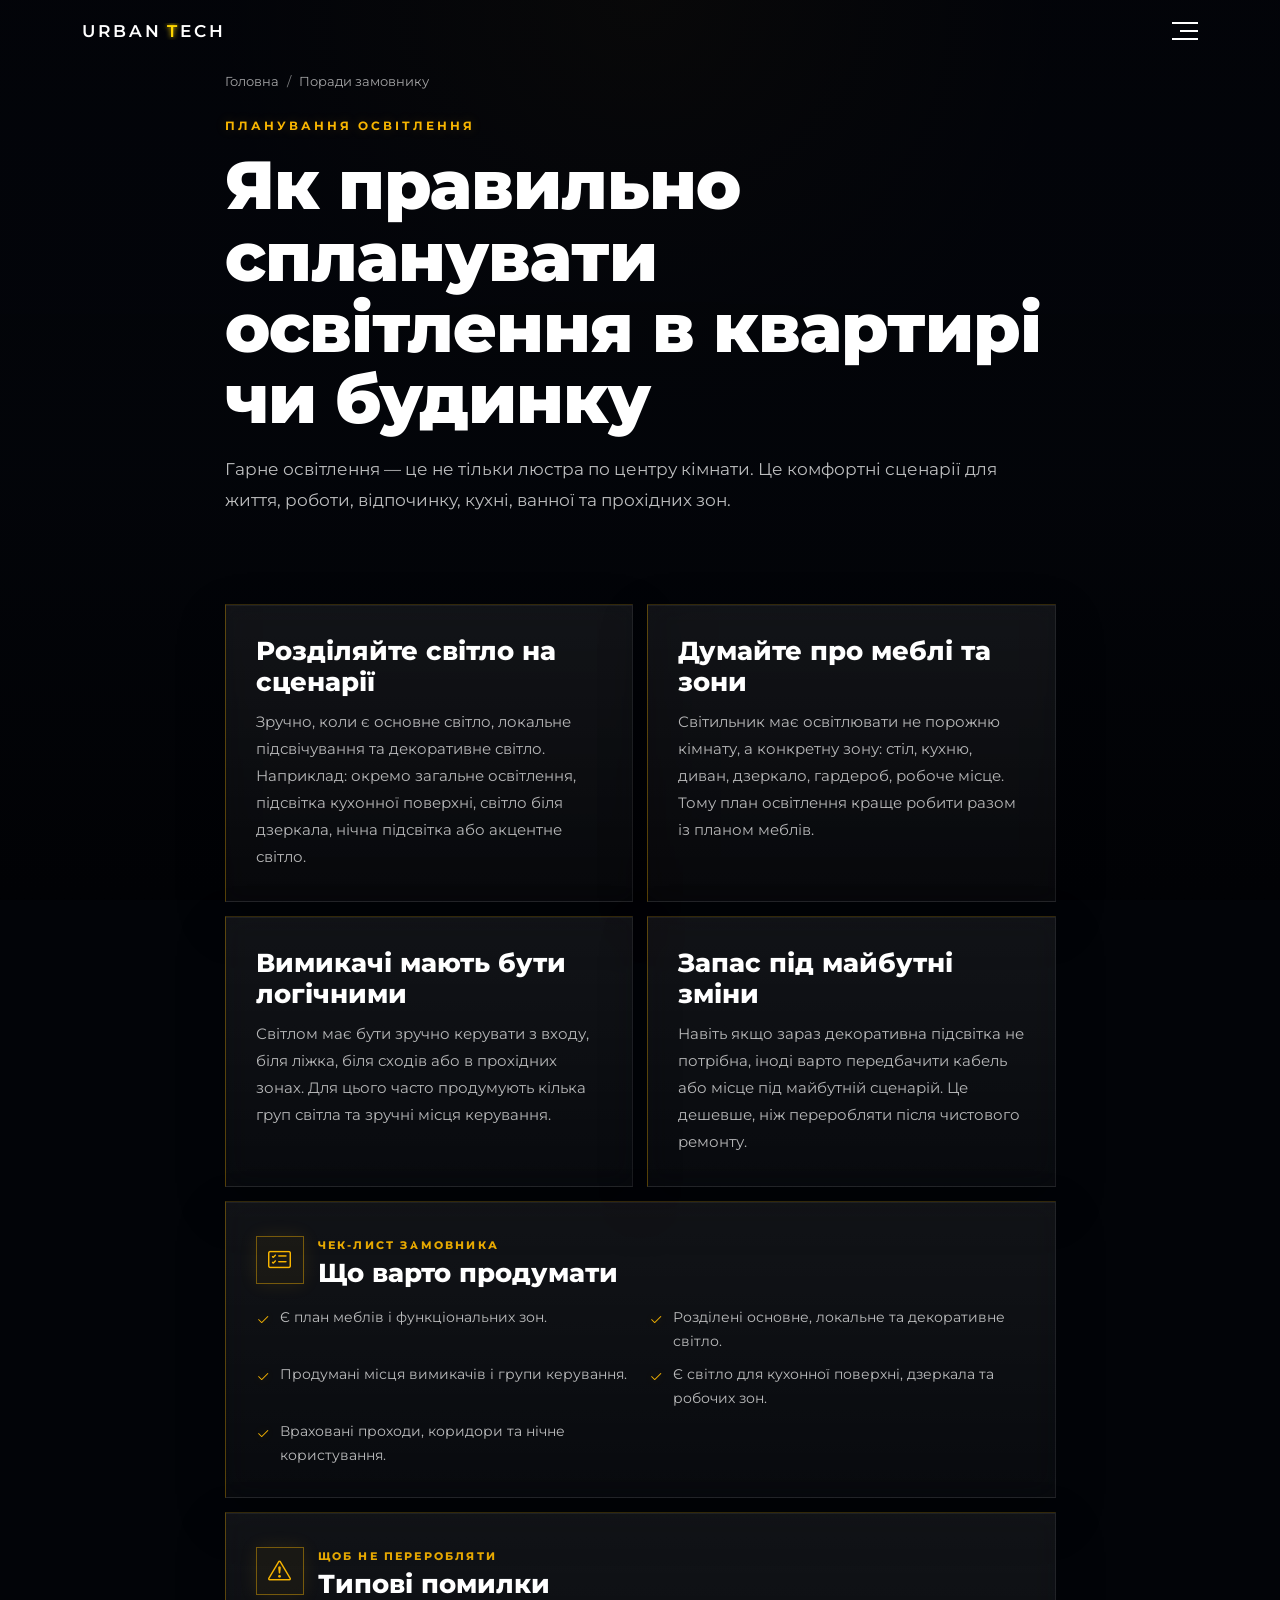
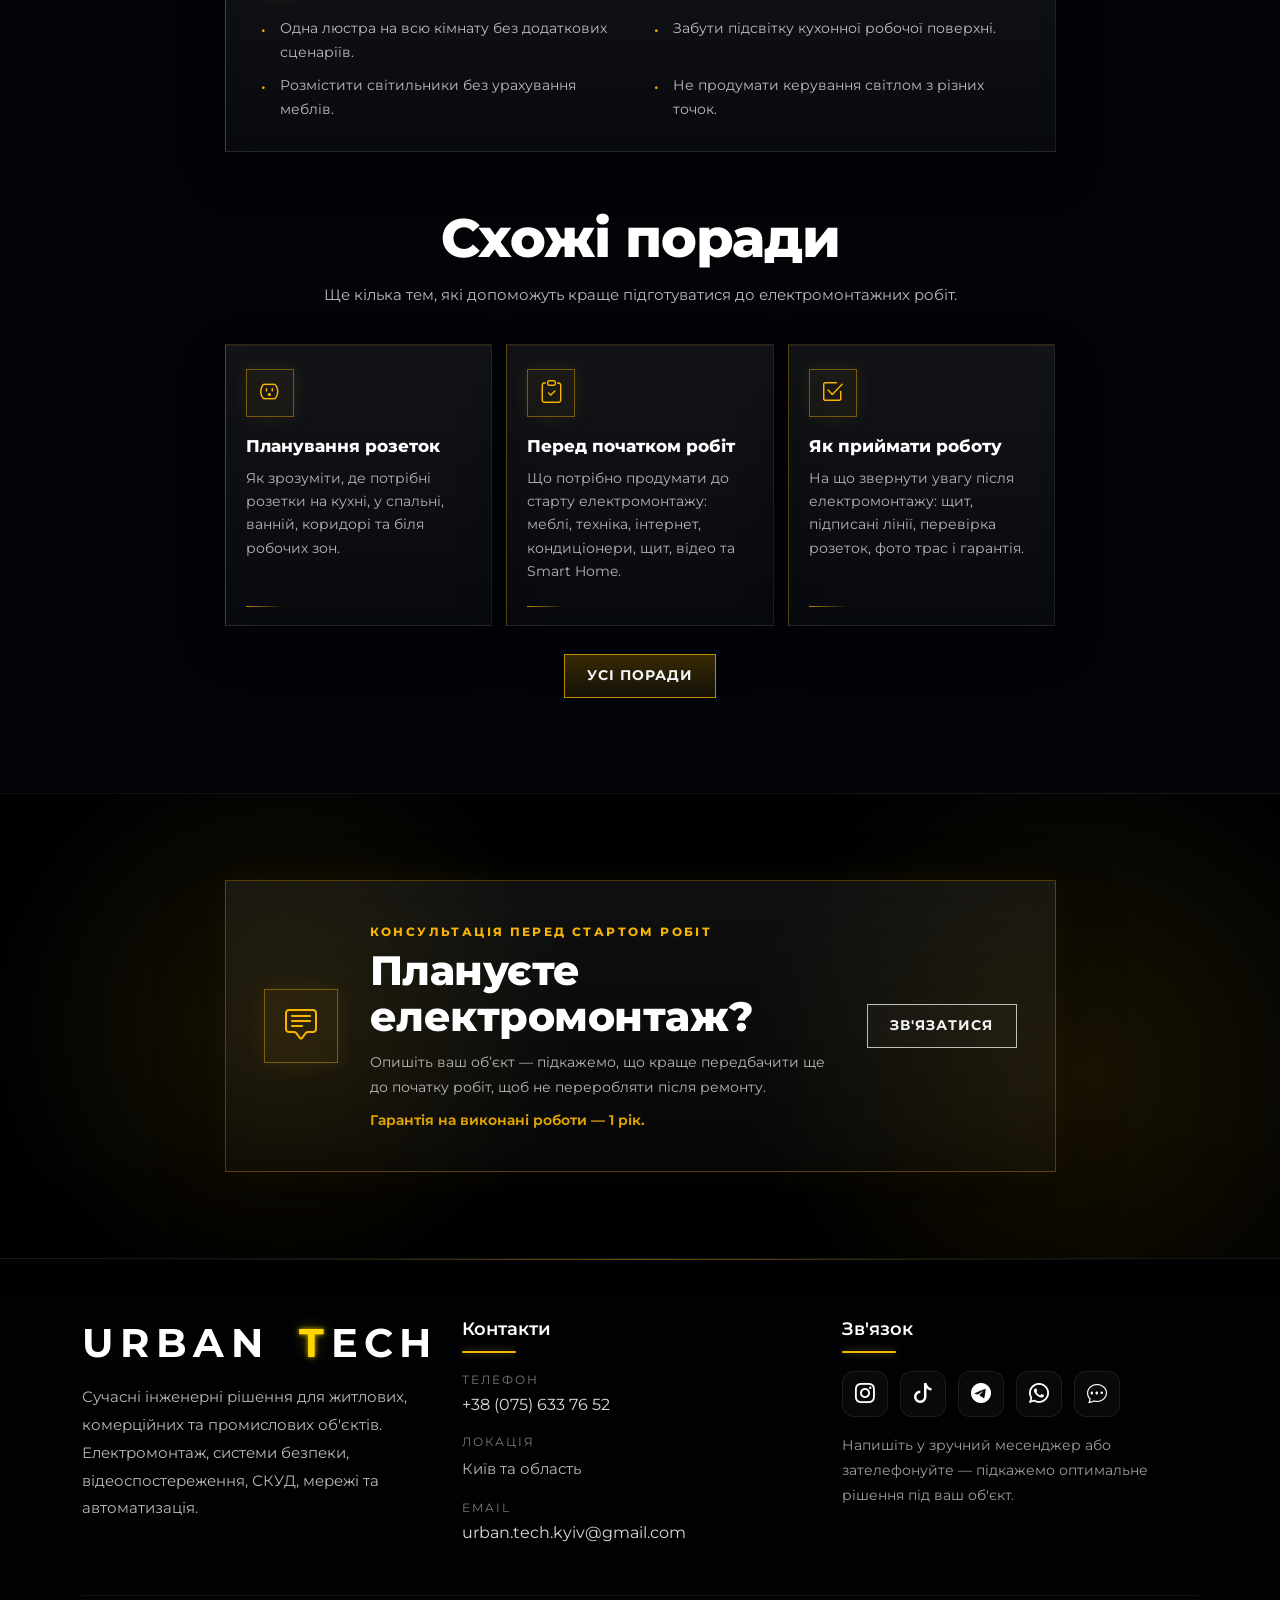
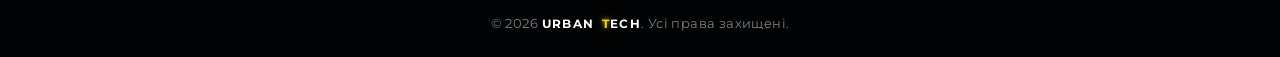
<file: porady-osvitlennya.html>
<!doctype html>
<html lang="uk">

<head>
  <title>Як правильно спланувати освітлення в квартирі чи будинку | Urban Tech</title>
  <meta charset="utf-8">
  <meta name="viewport" content="width=device-width, initial-scale=1, shrink-to-fit=no">
  <meta name="description" content="Поради для замовника: як продумати основне, локальне і декоративне освітлення, вимикачі та сценарії світла перед ремонтом.">
  <link rel="preconnect" href="https://fonts.googleapis.com">
  <link rel="preconnect" href="https://fonts.gstatic.com" crossorigin>
  <link href="https://fonts.googleapis.com/css2?family=Montserrat:ital,wght@0,100..900;1,100..900&display=swap" rel="stylesheet">
  <link rel="stylesheet" href="https://stackpath.bootstrapcdn.com/font-awesome/4.7.0/css/font-awesome.min.css">
  <link href="https://cdn.jsdelivr.net/npm/bootstrap@5.3.8/dist/css/bootstrap.min.css" rel="stylesheet"
    integrity="sha384-sRIl4kxILFvY47J16cr9ZwB07vP4J8+LH7qKQnuqkuIAvNWLzeN8tE5YBujZqJLB" crossorigin="anonymous">
  <link rel="stylesheet" href="https://cdn.jsdelivr.net/npm/bootstrap-icons@1.11.3/font/bootstrap-icons.min.css">
  <link rel="stylesheet" href="css/style.css">
</head>
<body class="hero-wrap advice-body">
  <!-- Preloader -->
  <div id="preloader">
    <a href="index.html" class="logo-text">URBAN <span class="highlight">T</span>ECH</a>
    <div class="loader"></div>

    <div class="preloader-text">Завантаження...</div>
    <div class="preloader-subtext">Дякуємо за очікування та довіру до нашого сервісу</div>
  </div>

  <nav id="ut-main-nav" role="navigation">
    <a href="#" class="js-ut-nav-toggle ut-nav-toggle active" aria-label="Закрити меню"><i></i></a>
    <div class="js-fullheight ut-table">
      <div class="ut-table-cell js-fullheight">
        <div class="row no-gutters">
          <div class="col-md-12 text-center">
            <a href="index.html" class="logo-text">URBAN <span class="highlight">T</span>ECH</a>
            <ul>
              <li><a href="index.html"><span>Головна</span></a></li>
              <li><a href="services.html"><span>Наші послуги</span></a></li>
              <li class="active"><a href="porady-zamovnyku.html"><span>Поради замовнику</span></a></li>
              <li><a href="#"><span>Прайс лист</span></a></li>
              <li><a href="#" data-contact-open><span>Контакти</span></a></li>
            </ul>
          </div>
        </div>
      </div>
    </div>
  </nav>

  <header>
    <div class="container">
      <div class="ut-navbar">
        <a href="index.html" class="logo-text">URBAN <span class="highlight">T</span>ECH</a>
      </div>
      <a href="#" class="js-ut-nav-toggle ut-nav-toggle" aria-label="Відкрити меню"><i></i></a>
    </div>
  </header>

  <main class="advice-main advice-article-main">
    <section class="advice-article-hero">
      <div class="container">
        <div class="row justify-content-center">
          <div class="col-12 col-lg-10 col-xl-9">
            <nav class="advice-breadcrumbs" aria-label="Навігація">
              <a href="index.html">Головна</a>
              <span>/</span>
              <a href="porady-zamovnyku.html">Поради замовнику</a>
            </nav>
            <p class="services-kicker">Планування освітлення</p>
            <h1 class="advice-article-title">Як правильно спланувати освітлення в квартирі чи будинку</h1>
            <p class="advice-article-lead">Гарне освітлення — це не тільки люстра по центру кімнати. Це комфортні сценарії для життя, роботи, відпочинку, кухні, ванної та прохідних зон.</p>
          </div>
        </div>
      </div>
    </section>

    <section class="advice-article-content">
      <div class="container">
        <div class="row justify-content-center">
          <div class="col-12 col-lg-10 col-xl-9">
            <article class="article-layout">
              <section class="article-section glass-card">
                <h2>Розділяйте світло на сценарії</h2>
                <p>Зручно, коли є основне світло, локальне підсвічування та декоративне світло. Наприклад: окремо загальне освітлення, підсвітка кухонної поверхні, світло біля дзеркала, нічна підсвітка або акцентне світло.</p>
              </section>
              <section class="article-section glass-card">
                <h2>Думайте про меблі та зони</h2>
                <p>Світильник має освітлювати не порожню кімнату, а конкретну зону: стіл, кухню, диван, дзеркало, гардероб, робоче місце. Тому план освітлення краще робити разом із планом меблів.</p>
              </section>
              <section class="article-section glass-card">
                <h2>Вимикачі мають бути логічними</h2>
                <p>Світлом має бути зручно керувати з входу, біля ліжка, біля сходів або в прохідних зонах. Для цього часто продумують кілька груп світла та зручні місця керування.</p>
              </section>
              <section class="article-section glass-card">
                <h2>Запас під майбутні зміни</h2>
                <p>Навіть якщо зараз декоративна підсвітка не потрібна, іноді варто передбачити кабель або місце під майбутній сценарій. Це дешевше, ніж переробляти після чистового ремонту.</p>
              </section>

              <section class="article-checklist glass-card">
                <div class="article-list-head">
                  <div class="ut-card-icon"><i class="bi bi-card-checklist"></i></div>
                  <div>
                    <span>Чек-лист замовника</span>
                    <h2>Що варто продумати</h2>
                  </div>
                </div>
                <ul>
                  <li><i class="bi bi-check2"></i><span>Є план меблів і функціональних зон.</span></li>
                  <li><i class="bi bi-check2"></i><span>Розділені основне, локальне та декоративне світло.</span></li>
                  <li><i class="bi bi-check2"></i><span>Продумані місця вимикачів і групи керування.</span></li>
                  <li><i class="bi bi-check2"></i><span>Є світло для кухонної поверхні, дзеркала та робочих зон.</span></li>
                  <li><i class="bi bi-check2"></i><span>Враховані проходи, коридори та нічне користування.</span></li>
                </ul>
              </section>

              <section class="article-mistakes glass-card">
                <div class="article-list-head">
                  <div class="ut-card-icon"><i class="bi bi-exclamation-triangle"></i></div>
                  <div>
                    <span>Щоб не переробляти</span>
                    <h2>Типові помилки</h2>
                  </div>
                </div>
                <ul>
                  <li><i class="bi bi-dot"></i><span>Одна люстра на всю кімнату без додаткових сценаріїв.</span></li>
                  <li><i class="bi bi-dot"></i><span>Забути підсвітку кухонної робочої поверхні.</span></li>
                  <li><i class="bi bi-dot"></i><span>Розмістити світильники без урахування меблів.</span></li>
                  <li><i class="bi bi-dot"></i><span>Не продумати керування світлом з різних точок.</span></li>
                </ul>
              </section>
            </article>

            <section class="related-advice">
              <div class="section-head text-center">
                <h2>Схожі поради</h2>
                <p>Ще кілька тем, які допоможуть краще підготуватися до електромонтажних робіт.</p>
              </div>
              <div class="related-grid">
                <a href="porady-rozetky.html" class="related-card glass-card">
                  <div class="ut-card-icon"><i class="bi bi-outlet"></i></div>
                  <h3>Планування розеток</h3>
                  <p>Як зрозуміти, де потрібні розетки на кухні, у спальні, ванній, коридорі та біля робочих зон.</p>
                </a>
                <a href="porady-pered-elektromontazhem.html" class="related-card glass-card">
                  <div class="ut-card-icon"><i class="bi bi-clipboard-check"></i></div>
                  <h3>Перед початком робіт</h3>
                  <p>Що потрібно продумати до старту електромонтажу: меблі, техніка, інтернет, кондиціонери, щит, відео та Smart Home.</p>
                </a>
                <a href="porady-yak-pryymaty-roboty.html" class="related-card glass-card">
                  <div class="ut-card-icon"><i class="bi bi-check2-square"></i></div>
                  <h3>Як приймати роботу</h3>
                  <p>На що звернути увагу після електромонтажу: щит, підписані лінії, перевірка розеток, фото трас і гарантія.</p>
                </a>
              </div>
              <div class="advice-back-link text-center">
                <a href="porady-zamovnyku.html" class="bttn-more bttn-more--gold">Усі поради</a>
              </div>
            </section>
          </div>
        </div>
      </div>
    </section>

    <section class="advice-cta-section">
      <div class="container">
        <div class="row justify-content-center">
          <div class="col-12 col-lg-10 col-xl-9">
            <div class="ut-consult-card advice-cta-card">
              <div class="ut-consult-icon"><i class="bi bi-chat-square-text"></i></div>
              <div class="ut-consult-text">
                <span>Консультація перед стартом робіт</span>
                <h2>Плануєте електромонтаж?</h2>
                <p>Опишіть ваш об’єкт — підкажемо, що краще передбачити ще до початку робіт, щоб не переробляти після ремонту.</p>
                <p class="ut-consult-note">Гарантія на виконані роботи — 1 рік.</p>
              </div>
              <div class="ut-consult-action">
                <a href="#" class="bttn-more bttn-more--clean" data-contact-open>Зв'язатися</a>
              </div>
            </div>
          </div>
        </div>
      </div>
    </section>
  </main>

  <div class="ut-contact-modal" id="utContactModal" aria-hidden="true">
    <div class="ut-contact-modal__backdrop" data-contact-close></div>
    <div class="ut-contact-modal__dialog" role="dialog" aria-modal="true" aria-labelledby="utContactTitle">
      <button type="button" class="ut-contact-modal__close" data-contact-close aria-label="Закрити">×</button>
      <p class="ut-contact-modal__kicker"><span class="brand-logo-text">URBAN <span class="highlight">T</span>ECH</span></p>
      <h2 id="utContactTitle">Зв'язатися з нами</h2>
      <p class="ut-contact-modal__lead">
        Напишіть або зателефонуйте — підкажемо оптимальне рішення під ваш об’єкт.
      </p>

      <div class="ut-contact-list">
        <a href="tel:+380XXXXXXXXX" class="ut-contact-item">
          <i class="bi bi-telephone"></i>
          <span><strong>Телефон</strong>+38 (0XX) XXX XX XX</span>
        </a>
        <a href="mailto:info@urbantech.ua" class="ut-contact-item">
          <i class="bi bi-envelope"></i>
          <span><strong>Email</strong>info@urbantech.ua</span>
        </a>
        <a href="https://t.me/" class="ut-contact-item">
          <i class="bi bi-telegram"></i>
          <span><strong>Telegram</strong>Написати в Telegram</span>
        </a>
        <a href="viber://chat?number=%2B380XXXXXXXXX" class="ut-contact-item">
          <i class="bi bi-chat-dots"></i>
          <span><strong>Viber</strong>Написати у Viber</span>
        </a>
      </div>

      <p class="ut-contact-modal__note">Київ та область · Електромонтаж · Безпека · Автоматизація</p>
    </div>
  </div>
<script type="application/ld+json">
{
  "@context": "https://schema.org",
  "@type": "Article",
  "headline": "Як правильно спланувати освітлення в квартирі чи будинку",
  "description": "Поради для замовника: як продумати основне, локальне і декоративне освітлення, вимикачі та сценарії світла перед ремонтом.",
  "author": {
    "@type": "Organization",
    "name": "Urban Tech"
  },
  "publisher": {
    "@type": "Organization",
    "name": "Urban Tech"
  },
  "inLanguage": "uk-UA"
}
</script>
<script type="application/ld+json">
{
  "@context": "https://schema.org",
  "@type": "BreadcrumbList",
  "itemListElement": [
    {
      "@type": "ListItem",
      "position": 1,
      "name": "Головна",
      "item": "index.html"
    },
    {
      "@type": "ListItem",
      "position": 2,
      "name": "Поради замовнику",
      "item": "porady-zamovnyku.html"
    },
    {
      "@type": "ListItem",
      "position": 3,
      "name": "Як правильно спланувати освітлення в квартирі чи будинку",
      "item": "porady-osvitlennya.html"
    }
  ]
}
</script>
  <footer class="footer-urban text-white">
    <div class="container">
      <div class="row gy-4 align-items-start">

        <div class="col-12 col-lg-4">
          <div class="footer-brand-wrap">
            <h3 class="footer-brand mb-3"><span class="brand-logo-text">URBAN <span class="highlight">T</span>ECH</span></h3>
            <p class="footer-text mb-0">
              Сучасні інженерні рішення для житлових, комерційних та промислових об'єктів.
              Електромонтаж, системи безпеки, відеоспостереження та автоматизація.
            </p>
          </div>
        </div>

        <div class="col-12 col-md-6 col-lg-4">
          <h5 class="footer-title">Контакти</h5>

          <div class="footer-contact-item">
            <span class="footer-label">Телефон</span>
            <a href="tel:+380XXXXXXXXX" class="footer-link">+38 (0XX) XXX XX XX</a>
          </div>

          <div class="footer-contact-item">
            <span class="footer-label">Адреса</span>
            <p class="footer-text mb-0">Київ, Україна</p>
          </div>

          <div class="footer-contact-item">
            <span class="footer-label">Email</span>
            <a href="mailto:info@urbantech.ua" class="footer-link">info@urbantech.ua</a>
          </div>
        </div>

        <div class="col-12 col-md-6 col-lg-4">
          <h5 class="footer-title">Соцмережі</h5>

          <div class="footer-socials">
            <a href="#" class="footer-social" aria-label="Instagram"><i class="bi bi-instagram"></i></a>
            <a href="#" class="footer-social" aria-label="Facebook"><i class="bi bi-facebook"></i></a>
            <a href="https://t.me/" class="footer-social" aria-label="Telegram"><i class="bi bi-telegram"></i></a>
            <a href="viber://chat?number=%2B380XXXXXXXXX" class="footer-social footer-social--viber" aria-label="Viber">
              <svg class="viber-svg" viewBox="0 0 24 24" aria-hidden="true" focusable="false">
                <path d="M12 3.2c-4.1 0-7.4 2.8-7.4 6.3 0 1.8.9 3.4 2.3 4.5l-.5 2.6 2.8-1.4c.9.3 1.8.5 2.8.5 4.1 0 7.4-2.8 7.4-6.3S16.1 3.2 12 3.2Zm3.8 9.1c-.2.5-.9 1.1-1.5 1.2-.4.1-.9.1-2.5-.6-2.1-.9-3.5-3.1-3.6-3.2-.1-.1-.9-1.2-.9-2.3s.6-1.6.8-1.8c.2-.2.4-.3.6-.3h.5c.2 0 .4 0 .6.5.2.5.7 1.7.8 1.8.1.2.1.3 0 .5-.1.2-.2.3-.4.5-.2.2-.3.3-.2.5.1.2.6 1 1.2 1.5.8.7 1.5.9 1.8 1 .2.1.4.1.6-.1.2-.2.6-.7.8-1 .2-.2.4-.2.6-.1.2.1 1.5.7 1.7.8.3.2.3.3.3.4 0 .1 0 .4-.2.8Z" />
              </svg>
            </a>
          </div>

          <p class="footer-note mt-3 mb-0">
            Зв'яжіться з нами для консультації та підбору оптимального рішення під ваш об'єкт.
          </p>
        </div>

      </div>

      <div class="footer-bottom text-center">
        <p class="mb-0">© 2026 <span class="brand-logo-text brand-logo-text--inline">URBAN <span class="highlight">T</span>ECH</span>. Усі права захищені.</p>
      </div>
    </div>
  </footer>

  <script src="js/jquery.min.js"></script>
  <script src="js/popper.js"></script>
  <script src="js/bootstrap.min.js"></script>
  <script src="js/main.js"></script>
</body>
</html>
</file>
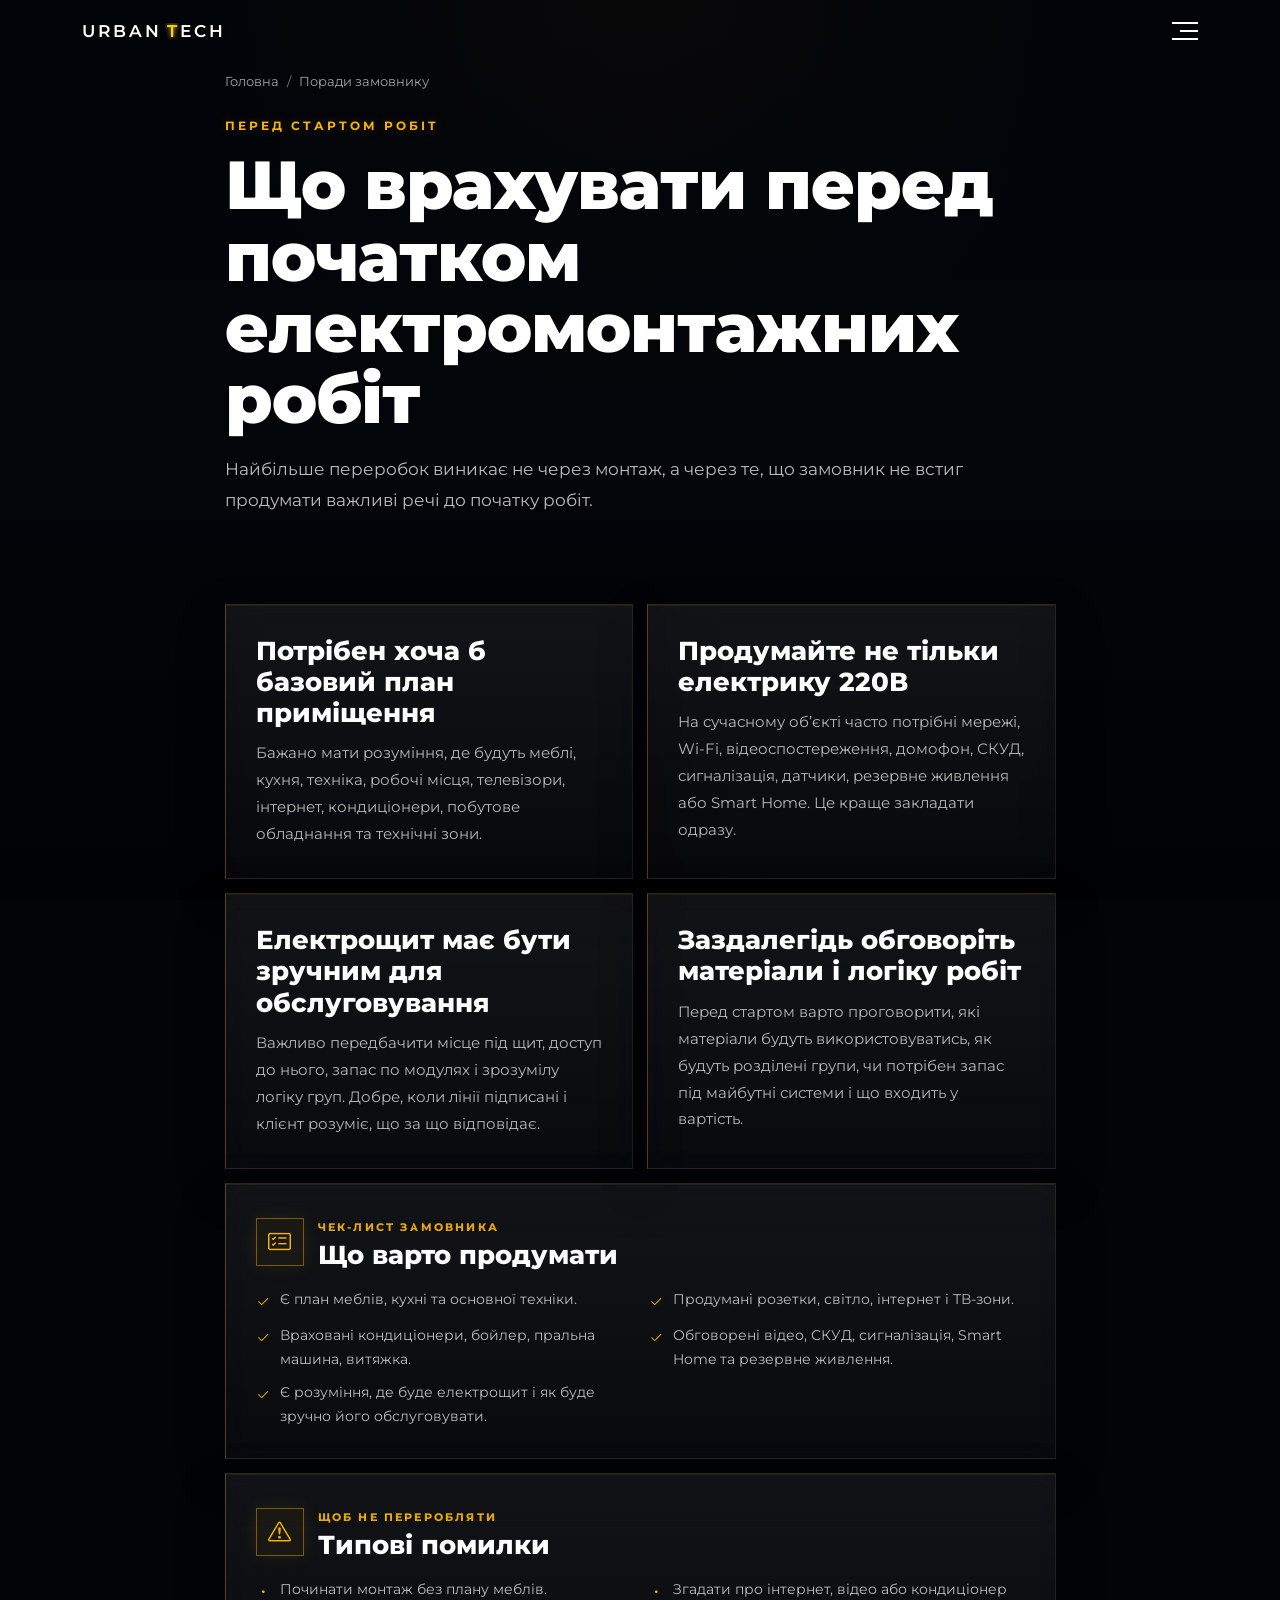
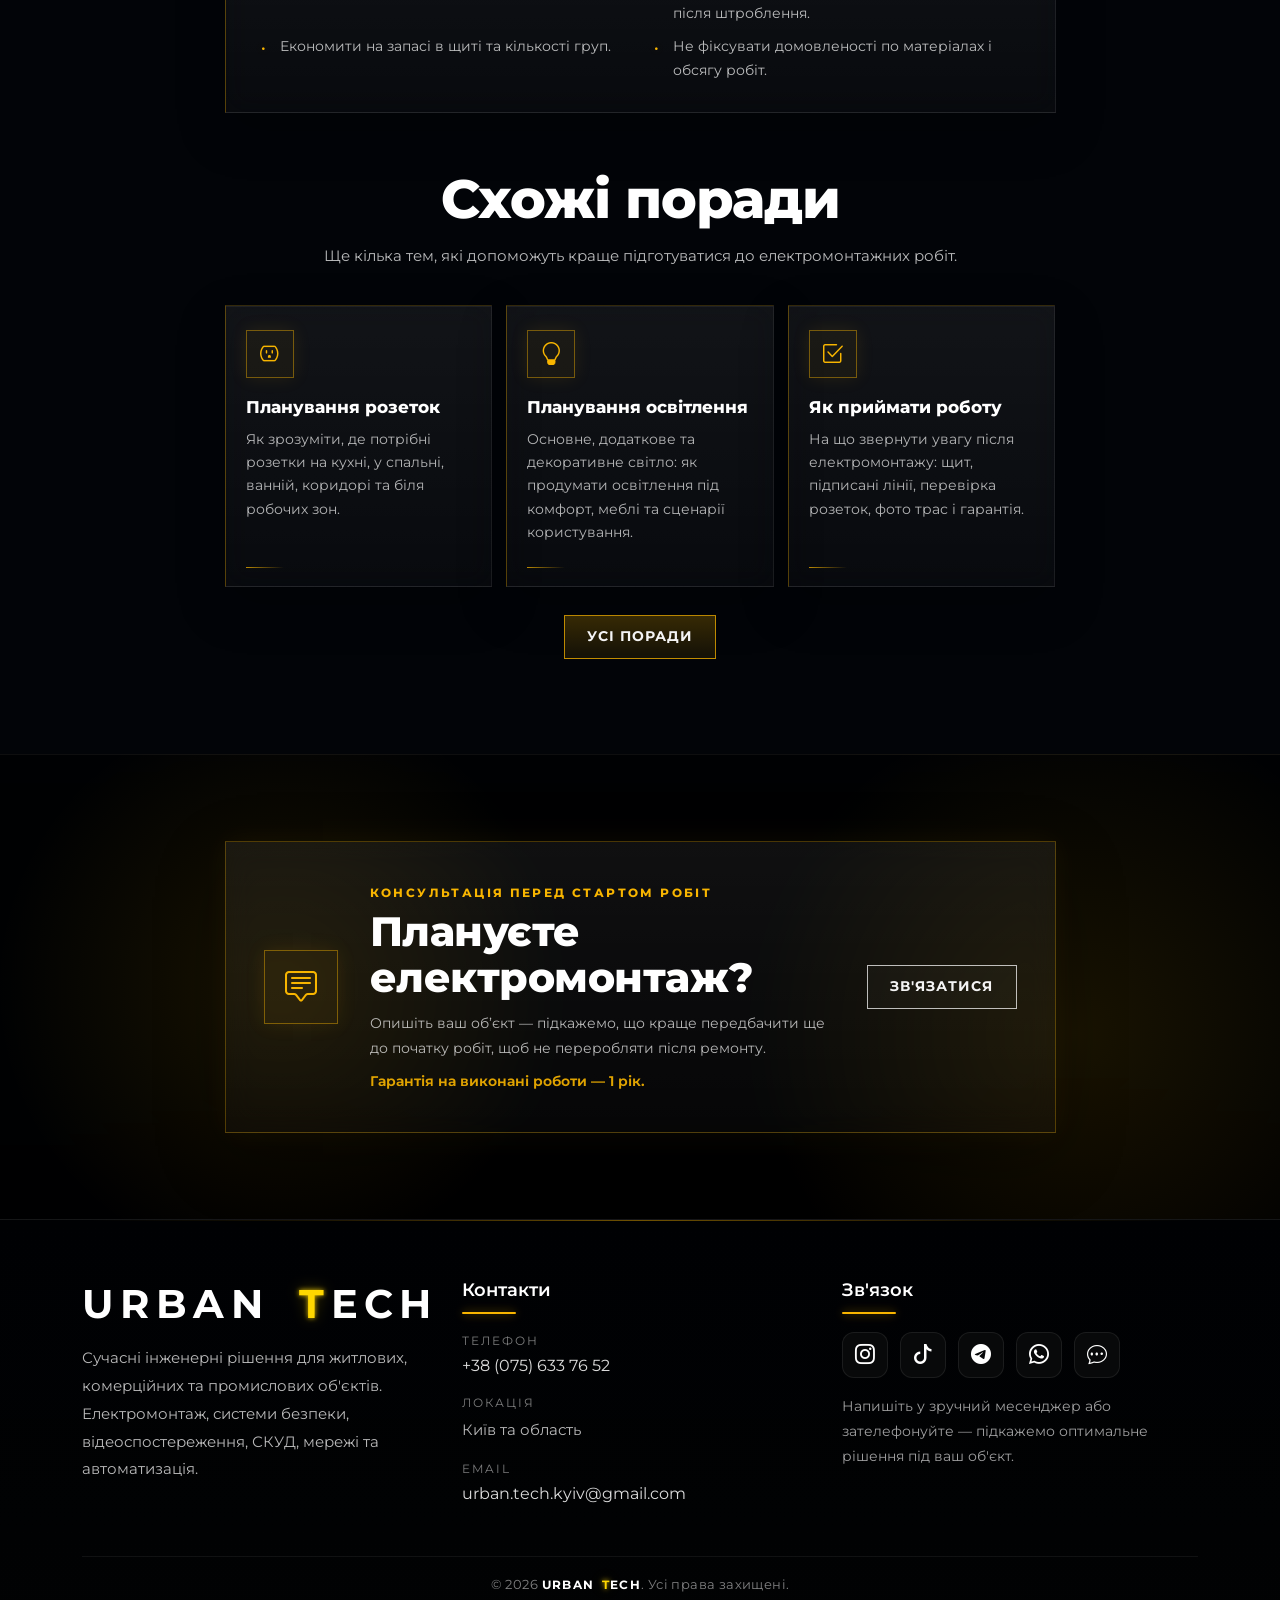
<file: porady-pered-elektromontazhem.html>
<!doctype html>
<html lang="uk">

<head>
  <title>Що врахувати перед початком електромонтажних робіт | Urban Tech</title>
  <meta charset="utf-8">
  <meta name="viewport" content="width=device-width, initial-scale=1, shrink-to-fit=no">
  <meta name="description" content="Що потрібно продумати перед електромонтажем: меблі, техніка, розетки, освітлення, інтернет, відеоспостереження, СКУД, Smart Home і електрощит.">
  <link rel="preconnect" href="https://fonts.googleapis.com">
  <link rel="preconnect" href="https://fonts.gstatic.com" crossorigin>
  <link href="https://fonts.googleapis.com/css2?family=Montserrat:ital,wght@0,100..900;1,100..900&display=swap" rel="stylesheet">
  <link rel="stylesheet" href="https://stackpath.bootstrapcdn.com/font-awesome/4.7.0/css/font-awesome.min.css">
  <link href="https://cdn.jsdelivr.net/npm/bootstrap@5.3.8/dist/css/bootstrap.min.css" rel="stylesheet"
    integrity="sha384-sRIl4kxILFvY47J16cr9ZwB07vP4J8+LH7qKQnuqkuIAvNWLzeN8tE5YBujZqJLB" crossorigin="anonymous">
  <link rel="stylesheet" href="https://cdn.jsdelivr.net/npm/bootstrap-icons@1.11.3/font/bootstrap-icons.min.css">
  <link rel="stylesheet" href="css/style.css">
</head>
<body class="hero-wrap advice-body">
  <!-- Preloader -->
  <div id="preloader">
    <a href="index.html" class="logo-text">URBAN <span class="highlight">T</span>ECH</a>
    <div class="loader"></div>

    <div class="preloader-text">Завантаження...</div>
    <div class="preloader-subtext">Дякуємо за очікування та довіру до нашого сервісу</div>
  </div>

  <nav id="ut-main-nav" role="navigation">
    <a href="#" class="js-ut-nav-toggle ut-nav-toggle active" aria-label="Закрити меню"><i></i></a>
    <div class="js-fullheight ut-table">
      <div class="ut-table-cell js-fullheight">
        <div class="row no-gutters">
          <div class="col-md-12 text-center">
            <a href="index.html" class="logo-text">URBAN <span class="highlight">T</span>ECH</a>
            <ul>
              <li><a href="index.html"><span>Головна</span></a></li>
              <li><a href="services.html"><span>Наші послуги</span></a></li>
              <li class="active"><a href="porady-zamovnyku.html"><span>Поради замовнику</span></a></li>
              <li><a href="#"><span>Прайс лист</span></a></li>
              <li><a href="#" data-contact-open><span>Контакти</span></a></li>
            </ul>
          </div>
        </div>
      </div>
    </div>
  </nav>

  <header>
    <div class="container">
      <div class="ut-navbar">
        <a href="index.html" class="logo-text">URBAN <span class="highlight">T</span>ECH</a>
      </div>
      <a href="#" class="js-ut-nav-toggle ut-nav-toggle" aria-label="Відкрити меню"><i></i></a>
    </div>
  </header>

  <main class="advice-main advice-article-main">
    <section class="advice-article-hero">
      <div class="container">
        <div class="row justify-content-center">
          <div class="col-12 col-lg-10 col-xl-9">
            <nav class="advice-breadcrumbs" aria-label="Навігація">
              <a href="index.html">Головна</a>
              <span>/</span>
              <a href="porady-zamovnyku.html">Поради замовнику</a>
            </nav>
            <p class="services-kicker">Перед стартом робіт</p>
            <h1 class="advice-article-title">Що врахувати перед початком електромонтажних робіт</h1>
            <p class="advice-article-lead">Найбільше переробок виникає не через монтаж, а через те, що замовник не встиг продумати важливі речі до початку робіт.</p>
          </div>
        </div>
      </div>
    </section>

    <section class="advice-article-content">
      <div class="container">
        <div class="row justify-content-center">
          <div class="col-12 col-lg-10 col-xl-9">
            <article class="article-layout">
              <section class="article-section glass-card">
                <h2>Потрібен хоча б базовий план приміщення</h2>
                <p>Бажано мати розуміння, де будуть меблі, кухня, техніка, робочі місця, телевізори, інтернет, кондиціонери, побутове обладнання та технічні зони.</p>
              </section>
              <section class="article-section glass-card">
                <h2>Продумайте не тільки електрику 220В</h2>
                <p>На сучасному об’єкті часто потрібні мережі, Wi‑Fi, відеоспостереження, домофон, СКУД, сигналізація, датчики, резервне живлення або Smart Home. Це краще закладати одразу.</p>
              </section>
              <section class="article-section glass-card">
                <h2>Електрощит має бути зручним для обслуговування</h2>
                <p>Важливо передбачити місце під щит, доступ до нього, запас по модулях і зрозумілу логіку груп. Добре, коли лінії підписані і клієнт розуміє, що за що відповідає.</p>
              </section>
              <section class="article-section glass-card">
                <h2>Заздалегідь обговоріть матеріали і логіку робіт</h2>
                <p>Перед стартом варто проговорити, які матеріали будуть використовуватись, як будуть розділені групи, чи потрібен запас під майбутні системи і що входить у вартість.</p>
              </section>

              <section class="article-checklist glass-card">
                <div class="article-list-head">
                  <div class="ut-card-icon"><i class="bi bi-card-checklist"></i></div>
                  <div>
                    <span>Чек-лист замовника</span>
                    <h2>Що варто продумати</h2>
                  </div>
                </div>
                <ul>
                  <li><i class="bi bi-check2"></i><span>Є план меблів, кухні та основної техніки.</span></li>
                  <li><i class="bi bi-check2"></i><span>Продумані розетки, світло, інтернет і ТВ-зони.</span></li>
                  <li><i class="bi bi-check2"></i><span>Враховані кондиціонери, бойлер, пральна машина, витяжка.</span></li>
                  <li><i class="bi bi-check2"></i><span>Обговорені відео, СКУД, сигналізація, Smart Home та резервне живлення.</span></li>
                  <li><i class="bi bi-check2"></i><span>Є розуміння, де буде електрощит і як буде зручно його обслуговувати.</span></li>
                </ul>
              </section>

              <section class="article-mistakes glass-card">
                <div class="article-list-head">
                  <div class="ut-card-icon"><i class="bi bi-exclamation-triangle"></i></div>
                  <div>
                    <span>Щоб не переробляти</span>
                    <h2>Типові помилки</h2>
                  </div>
                </div>
                <ul>
                  <li><i class="bi bi-dot"></i><span>Починати монтаж без плану меблів.</span></li>
                  <li><i class="bi bi-dot"></i><span>Згадати про інтернет, відео або кондиціонер після штроблення.</span></li>
                  <li><i class="bi bi-dot"></i><span>Економити на запасі в щиті та кількості груп.</span></li>
                  <li><i class="bi bi-dot"></i><span>Не фіксувати домовленості по матеріалах і обсягу робіт.</span></li>
                </ul>
              </section>
            </article>

            <section class="related-advice">
              <div class="section-head text-center">
                <h2>Схожі поради</h2>
                <p>Ще кілька тем, які допоможуть краще підготуватися до електромонтажних робіт.</p>
              </div>
              <div class="related-grid">
                <a href="porady-rozetky.html" class="related-card glass-card">
                  <div class="ut-card-icon"><i class="bi bi-outlet"></i></div>
                  <h3>Планування розеток</h3>
                  <p>Як зрозуміти, де потрібні розетки на кухні, у спальні, ванній, коридорі та біля робочих зон.</p>
                </a>
                <a href="porady-osvitlennya.html" class="related-card glass-card">
                  <div class="ut-card-icon"><i class="bi bi-lightbulb"></i></div>
                  <h3>Планування освітлення</h3>
                  <p>Основне, додаткове та декоративне світло: як продумати освітлення під комфорт, меблі та сценарії користування.</p>
                </a>
                <a href="porady-yak-pryymaty-roboty.html" class="related-card glass-card">
                  <div class="ut-card-icon"><i class="bi bi-check2-square"></i></div>
                  <h3>Як приймати роботу</h3>
                  <p>На що звернути увагу після електромонтажу: щит, підписані лінії, перевірка розеток, фото трас і гарантія.</p>
                </a>
              </div>
              <div class="advice-back-link text-center">
                <a href="porady-zamovnyku.html" class="bttn-more bttn-more--gold">Усі поради</a>
              </div>
            </section>
          </div>
        </div>
      </div>
    </section>

    <section class="advice-cta-section">
      <div class="container">
        <div class="row justify-content-center">
          <div class="col-12 col-lg-10 col-xl-9">
            <div class="ut-consult-card advice-cta-card">
              <div class="ut-consult-icon"><i class="bi bi-chat-square-text"></i></div>
              <div class="ut-consult-text">
                <span>Консультація перед стартом робіт</span>
                <h2>Плануєте електромонтаж?</h2>
                <p>Опишіть ваш об’єкт — підкажемо, що краще передбачити ще до початку робіт, щоб не переробляти після ремонту.</p>
                <p class="ut-consult-note">Гарантія на виконані роботи — 1 рік.</p>
              </div>
              <div class="ut-consult-action">
                <a href="#" class="bttn-more bttn-more--clean" data-contact-open>Зв'язатися</a>
              </div>
            </div>
          </div>
        </div>
      </div>
    </section>
  </main>

  <div class="ut-contact-modal" id="utContactModal" aria-hidden="true">
    <div class="ut-contact-modal__backdrop" data-contact-close></div>
    <div class="ut-contact-modal__dialog" role="dialog" aria-modal="true" aria-labelledby="utContactTitle">
      <button type="button" class="ut-contact-modal__close" data-contact-close aria-label="Закрити">×</button>
      <p class="ut-contact-modal__kicker"><span class="brand-logo-text">URBAN <span class="highlight">T</span>ECH</span></p>
      <h2 id="utContactTitle">Зв'язатися з нами</h2>
      <p class="ut-contact-modal__lead">
        Напишіть або зателефонуйте — підкажемо оптимальне рішення під ваш об’єкт.
      </p>

      <div class="ut-contact-list">
        <a href="tel:+380XXXXXXXXX" class="ut-contact-item">
          <i class="bi bi-telephone"></i>
          <span><strong>Телефон</strong>+38 (0XX) XXX XX XX</span>
        </a>
        <a href="mailto:info@urbantech.ua" class="ut-contact-item">
          <i class="bi bi-envelope"></i>
          <span><strong>Email</strong>info@urbantech.ua</span>
        </a>
        <a href="https://t.me/" class="ut-contact-item">
          <i class="bi bi-telegram"></i>
          <span><strong>Telegram</strong>Написати в Telegram</span>
        </a>
        <a href="viber://chat?number=%2B380XXXXXXXXX" class="ut-contact-item">
          <i class="bi bi-chat-dots"></i>
          <span><strong>Viber</strong>Написати у Viber</span>
        </a>
      </div>

      <p class="ut-contact-modal__note">Київ та область · Електромонтаж · Безпека · Автоматизація</p>
    </div>
  </div>
<script type="application/ld+json">
{
  "@context": "https://schema.org",
  "@type": "Article",
  "headline": "Що врахувати перед початком електромонтажних робіт",
  "description": "Що потрібно продумати перед електромонтажем: меблі, техніка, розетки, освітлення, інтернет, відеоспостереження, СКУД, Smart Home і електрощит.",
  "author": {
    "@type": "Organization",
    "name": "Urban Tech"
  },
  "publisher": {
    "@type": "Organization",
    "name": "Urban Tech"
  },
  "inLanguage": "uk-UA"
}
</script>
<script type="application/ld+json">
{
  "@context": "https://schema.org",
  "@type": "BreadcrumbList",
  "itemListElement": [
    {
      "@type": "ListItem",
      "position": 1,
      "name": "Головна",
      "item": "index.html"
    },
    {
      "@type": "ListItem",
      "position": 2,
      "name": "Поради замовнику",
      "item": "porady-zamovnyku.html"
    },
    {
      "@type": "ListItem",
      "position": 3,
      "name": "Що врахувати перед початком електромонтажних робіт",
      "item": "porady-pered-elektromontazhem.html"
    }
  ]
}
</script>
  <footer class="footer-urban text-white">
    <div class="container">
      <div class="row gy-4 align-items-start">

        <div class="col-12 col-lg-4">
          <div class="footer-brand-wrap">
            <h3 class="footer-brand mb-3"><span class="brand-logo-text">URBAN <span class="highlight">T</span>ECH</span></h3>
            <p class="footer-text mb-0">
              Сучасні інженерні рішення для житлових, комерційних та промислових об'єктів.
              Електромонтаж, системи безпеки, відеоспостереження та автоматизація.
            </p>
          </div>
        </div>

        <div class="col-12 col-md-6 col-lg-4">
          <h5 class="footer-title">Контакти</h5>

          <div class="footer-contact-item">
            <span class="footer-label">Телефон</span>
            <a href="tel:+380XXXXXXXXX" class="footer-link">+38 (0XX) XXX XX XX</a>
          </div>

          <div class="footer-contact-item">
            <span class="footer-label">Адреса</span>
            <p class="footer-text mb-0">Київ, Україна</p>
          </div>

          <div class="footer-contact-item">
            <span class="footer-label">Email</span>
            <a href="mailto:info@urbantech.ua" class="footer-link">info@urbantech.ua</a>
          </div>
        </div>

        <div class="col-12 col-md-6 col-lg-4">
          <h5 class="footer-title">Соцмережі</h5>

          <div class="footer-socials">
            <a href="#" class="footer-social" aria-label="Instagram"><i class="bi bi-instagram"></i></a>
            <a href="#" class="footer-social" aria-label="Facebook"><i class="bi bi-facebook"></i></a>
            <a href="https://t.me/" class="footer-social" aria-label="Telegram"><i class="bi bi-telegram"></i></a>
            <a href="viber://chat?number=%2B380XXXXXXXXX" class="footer-social footer-social--viber" aria-label="Viber">
              <svg class="viber-svg" viewBox="0 0 24 24" aria-hidden="true" focusable="false">
                <path d="M12 3.2c-4.1 0-7.4 2.8-7.4 6.3 0 1.8.9 3.4 2.3 4.5l-.5 2.6 2.8-1.4c.9.3 1.8.5 2.8.5 4.1 0 7.4-2.8 7.4-6.3S16.1 3.2 12 3.2Zm3.8 9.1c-.2.5-.9 1.1-1.5 1.2-.4.1-.9.1-2.5-.6-2.1-.9-3.5-3.1-3.6-3.2-.1-.1-.9-1.2-.9-2.3s.6-1.6.8-1.8c.2-.2.4-.3.6-.3h.5c.2 0 .4 0 .6.5.2.5.7 1.7.8 1.8.1.2.1.3 0 .5-.1.2-.2.3-.4.5-.2.2-.3.3-.2.5.1.2.6 1 1.2 1.5.8.7 1.5.9 1.8 1 .2.1.4.1.6-.1.2-.2.6-.7.8-1 .2-.2.4-.2.6-.1.2.1 1.5.7 1.7.8.3.2.3.3.3.4 0 .1 0 .4-.2.8Z" />
              </svg>
            </a>
          </div>

          <p class="footer-note mt-3 mb-0">
            Зв'яжіться з нами для консультації та підбору оптимального рішення під ваш об'єкт.
          </p>
        </div>

      </div>

      <div class="footer-bottom text-center">
        <p class="mb-0">© 2026 <span class="brand-logo-text brand-logo-text--inline">URBAN <span class="highlight">T</span>ECH</span>. Усі права захищені.</p>
      </div>
    </div>
  </footer>

  <script src="js/jquery.min.js"></script>
  <script src="js/popper.js"></script>
  <script src="js/bootstrap.min.js"></script>
  <script src="js/main.js"></script>
</body>
</html>
</file>
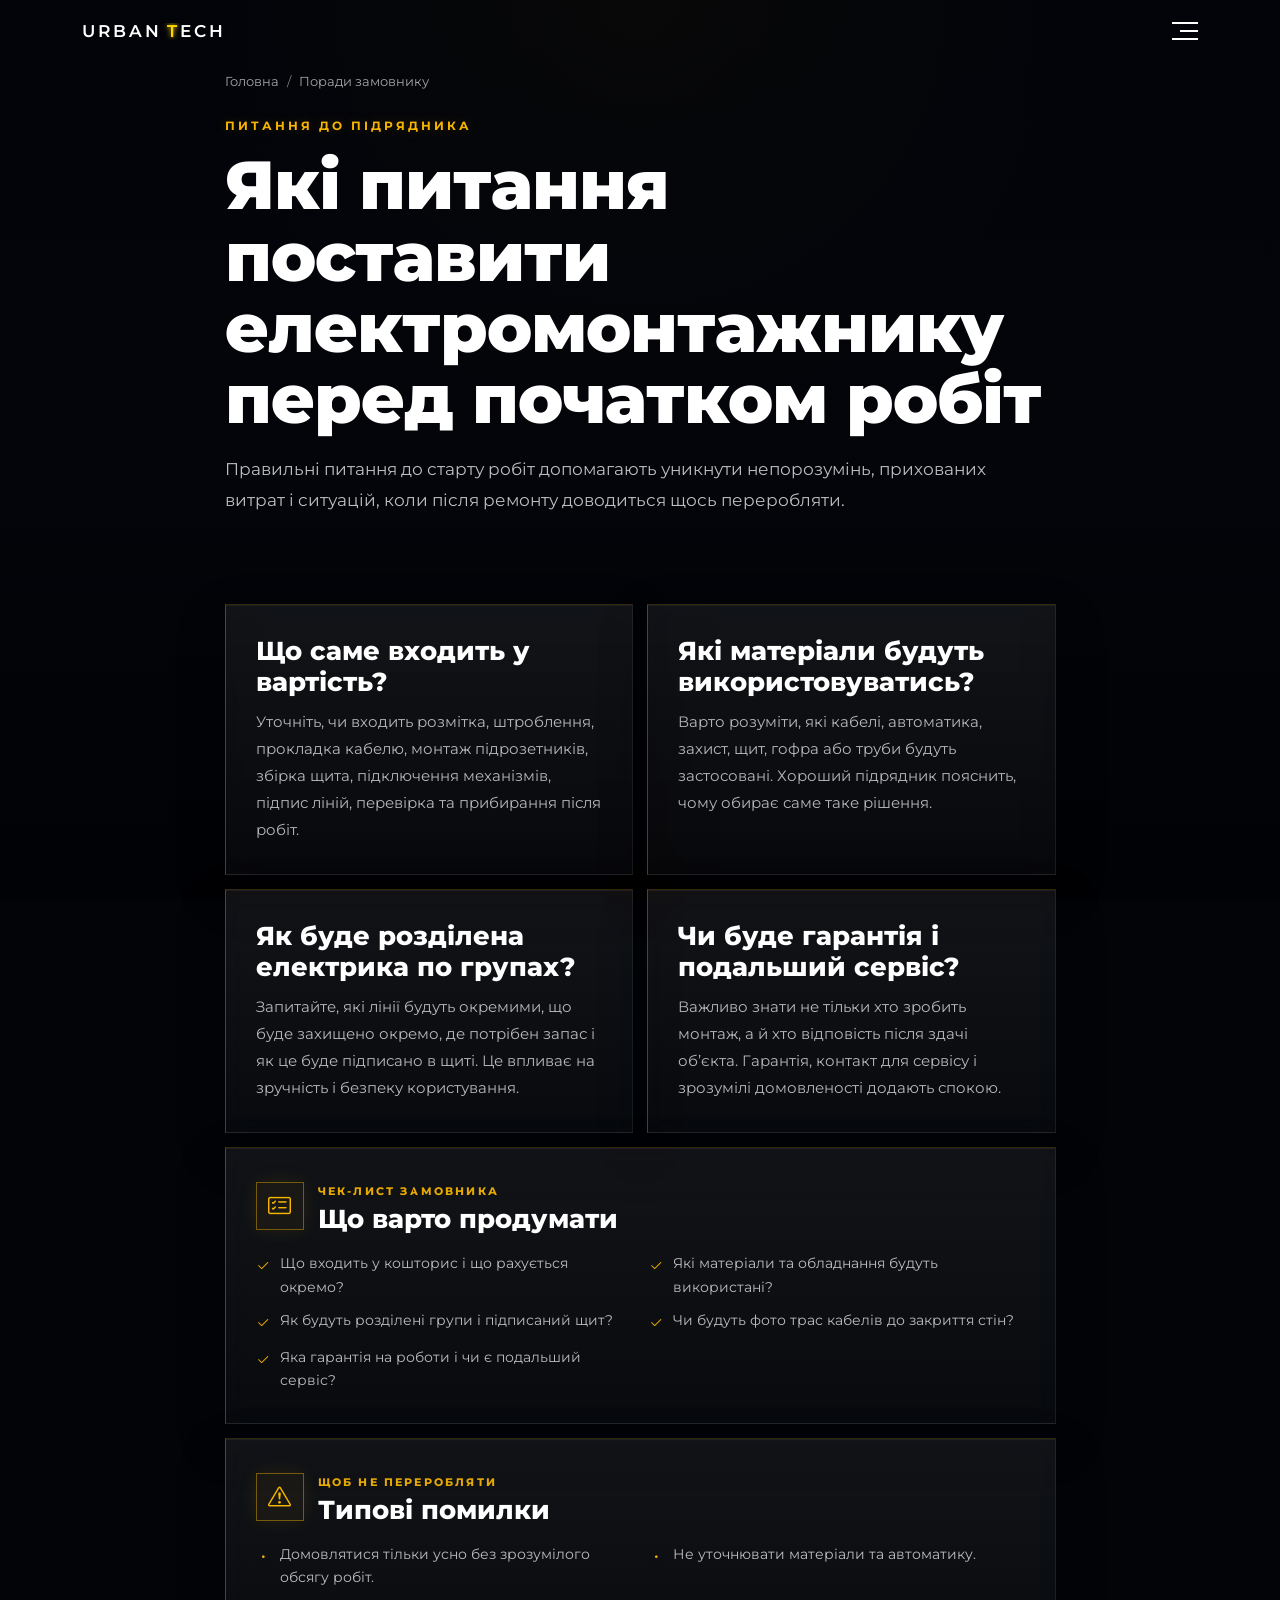
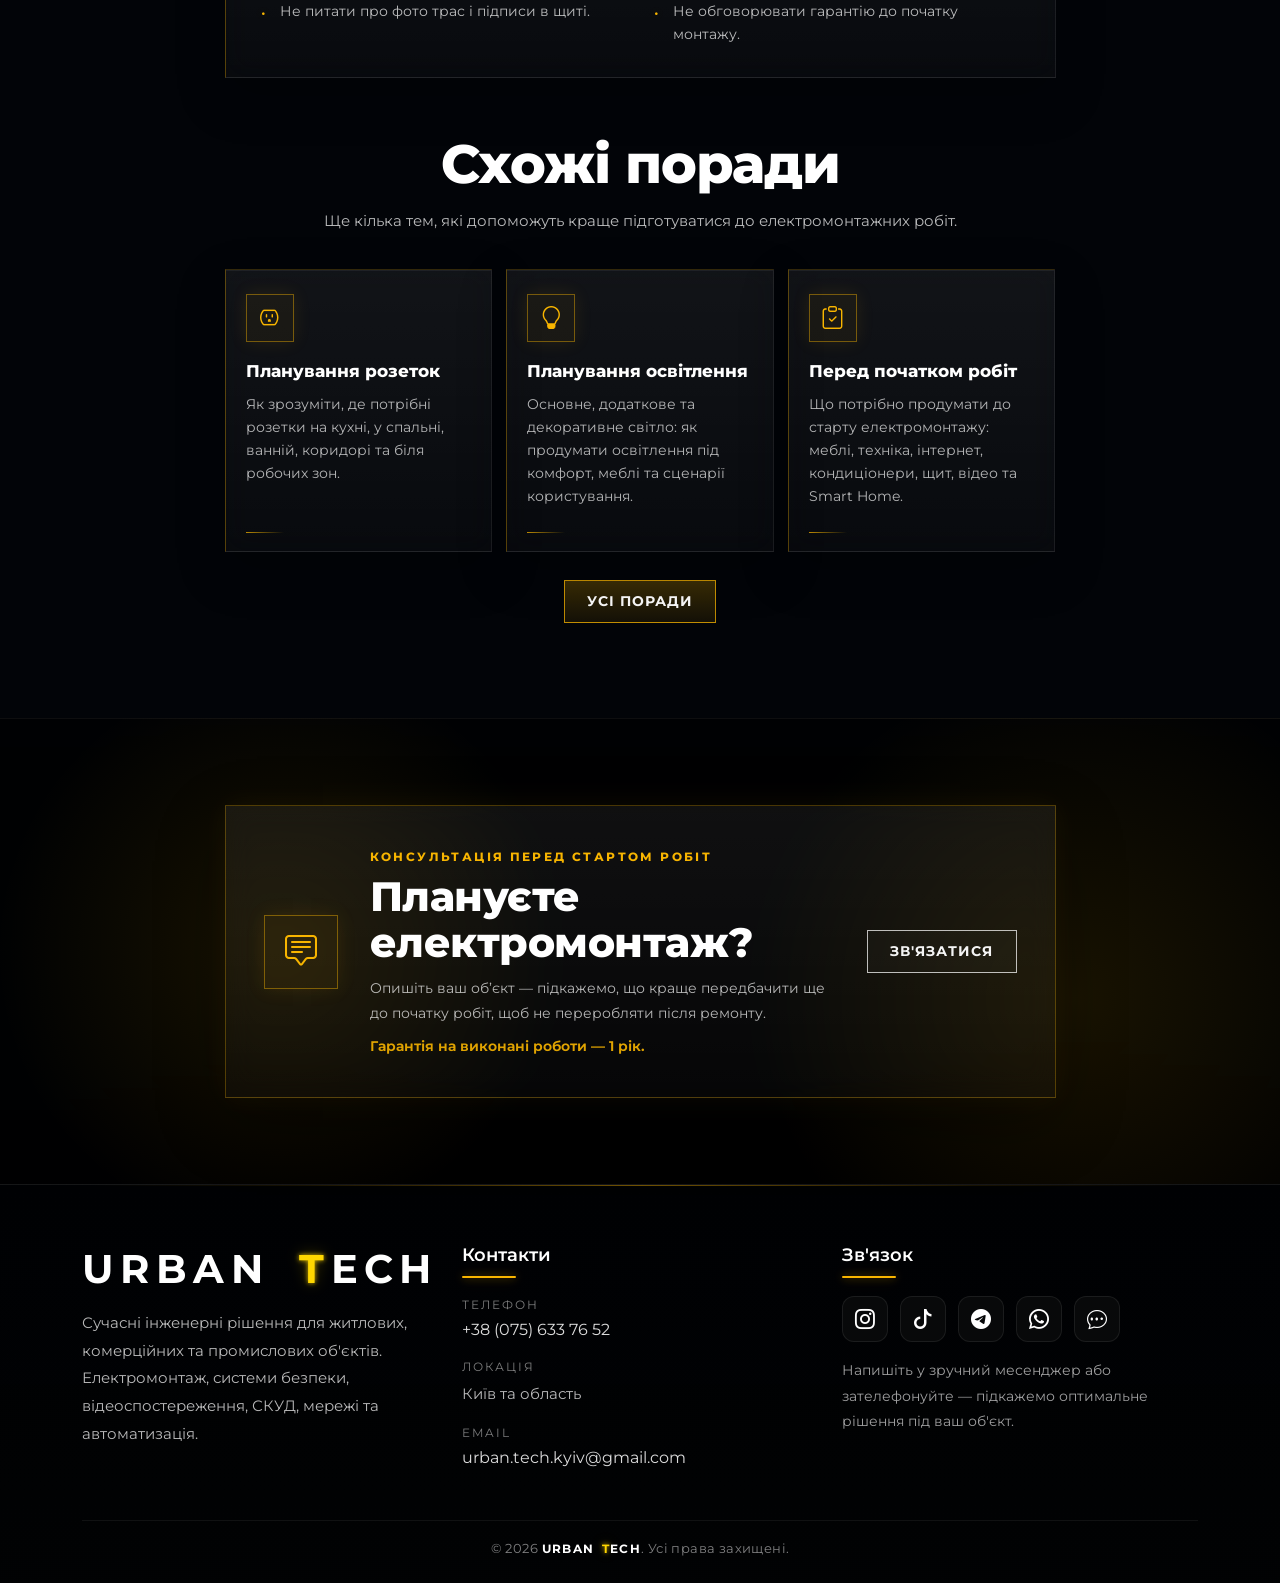
<file: porady-pytannya-do-pidryadnyka.html>
<!doctype html>
<html lang="uk">

<head>
  <title>Які питання поставити електромонтажнику перед початком робіт | Urban Tech</title>
  <meta charset="utf-8">
  <meta name="viewport" content="width=device-width, initial-scale=1, shrink-to-fit=no">
  <meta name="description" content="Список питань до електромонтажника або компанії: матеріали, розділення груп, щит, гарантія, фото трас, обсяг робіт і подальший сервіс.">
  <link rel="preconnect" href="https://fonts.googleapis.com">
  <link rel="preconnect" href="https://fonts.gstatic.com" crossorigin>
  <link href="https://fonts.googleapis.com/css2?family=Montserrat:ital,wght@0,100..900;1,100..900&display=swap" rel="stylesheet">
  <link rel="stylesheet" href="https://stackpath.bootstrapcdn.com/font-awesome/4.7.0/css/font-awesome.min.css">
  <link href="https://cdn.jsdelivr.net/npm/bootstrap@5.3.8/dist/css/bootstrap.min.css" rel="stylesheet"
    integrity="sha384-sRIl4kxILFvY47J16cr9ZwB07vP4J8+LH7qKQnuqkuIAvNWLzeN8tE5YBujZqJLB" crossorigin="anonymous">
  <link rel="stylesheet" href="https://cdn.jsdelivr.net/npm/bootstrap-icons@1.11.3/font/bootstrap-icons.min.css">
  <link rel="stylesheet" href="css/style.css">
</head>
<body class="hero-wrap advice-body">
  <!-- Preloader -->
  <div id="preloader">
    <a href="index.html" class="logo-text">URBAN <span class="highlight">T</span>ECH</a>
    <div class="loader"></div>

    <div class="preloader-text">Завантаження...</div>
    <div class="preloader-subtext">Дякуємо за очікування та довіру до нашого сервісу</div>
  </div>

  <nav id="ut-main-nav" role="navigation">
    <a href="#" class="js-ut-nav-toggle ut-nav-toggle active" aria-label="Закрити меню"><i></i></a>
    <div class="js-fullheight ut-table">
      <div class="ut-table-cell js-fullheight">
        <div class="row no-gutters">
          <div class="col-md-12 text-center">
            <a href="index.html" class="logo-text">URBAN <span class="highlight">T</span>ECH</a>
            <ul>
              <li><a href="index.html"><span>Головна</span></a></li>
              <li><a href="services.html"><span>Наші послуги</span></a></li>
              <li class="active"><a href="porady-zamovnyku.html"><span>Поради замовнику</span></a></li>
              <li><a href="#"><span>Прайс лист</span></a></li>
              <li><a href="#" data-contact-open><span>Контакти</span></a></li>
            </ul>
          </div>
        </div>
      </div>
    </div>
  </nav>

  <header>
    <div class="container">
      <div class="ut-navbar">
        <a href="index.html" class="logo-text">URBAN <span class="highlight">T</span>ECH</a>
      </div>
      <a href="#" class="js-ut-nav-toggle ut-nav-toggle" aria-label="Відкрити меню"><i></i></a>
    </div>
  </header>

  <main class="advice-main advice-article-main">
    <section class="advice-article-hero">
      <div class="container">
        <div class="row justify-content-center">
          <div class="col-12 col-lg-10 col-xl-9">
            <nav class="advice-breadcrumbs" aria-label="Навігація">
              <a href="index.html">Головна</a>
              <span>/</span>
              <a href="porady-zamovnyku.html">Поради замовнику</a>
            </nav>
            <p class="services-kicker">Питання до підрядника</p>
            <h1 class="advice-article-title">Які питання поставити електромонтажнику перед початком робіт</h1>
            <p class="advice-article-lead">Правильні питання до старту робіт допомагають уникнути непорозумінь, прихованих витрат і ситуацій, коли після ремонту доводиться щось переробляти.</p>
          </div>
        </div>
      </div>
    </section>

    <section class="advice-article-content">
      <div class="container">
        <div class="row justify-content-center">
          <div class="col-12 col-lg-10 col-xl-9">
            <article class="article-layout">
              <section class="article-section glass-card">
                <h2>Що саме входить у вартість?</h2>
                <p>Уточніть, чи входить розмітка, штроблення, прокладка кабелю, монтаж підрозетників, збірка щита, підключення механізмів, підпис ліній, перевірка та прибирання після робіт.</p>
              </section>
              <section class="article-section glass-card">
                <h2>Які матеріали будуть використовуватись?</h2>
                <p>Варто розуміти, які кабелі, автоматика, захист, щит, гофра або труби будуть застосовані. Хороший підрядник пояснить, чому обирає саме таке рішення.</p>
              </section>
              <section class="article-section glass-card">
                <h2>Як буде розділена електрика по групах?</h2>
                <p>Запитайте, які лінії будуть окремими, що буде захищено окремо, де потрібен запас і як це буде підписано в щиті. Це впливає на зручність і безпеку користування.</p>
              </section>
              <section class="article-section glass-card">
                <h2>Чи буде гарантія і подальший сервіс?</h2>
                <p>Важливо знати не тільки хто зробить монтаж, а й хто відповість після здачі об’єкта. Гарантія, контакт для сервісу і зрозумілі домовленості додають спокою.</p>
              </section>

              <section class="article-checklist glass-card">
                <div class="article-list-head">
                  <div class="ut-card-icon"><i class="bi bi-card-checklist"></i></div>
                  <div>
                    <span>Чек-лист замовника</span>
                    <h2>Що варто продумати</h2>
                  </div>
                </div>
                <ul>
                  <li><i class="bi bi-check2"></i><span>Що входить у кошторис і що рахується окремо?</span></li>
                  <li><i class="bi bi-check2"></i><span>Які матеріали та обладнання будуть використані?</span></li>
                  <li><i class="bi bi-check2"></i><span>Як будуть розділені групи і підписаний щит?</span></li>
                  <li><i class="bi bi-check2"></i><span>Чи будуть фото трас кабелів до закриття стін?</span></li>
                  <li><i class="bi bi-check2"></i><span>Яка гарантія на роботи і чи є подальший сервіс?</span></li>
                </ul>
              </section>

              <section class="article-mistakes glass-card">
                <div class="article-list-head">
                  <div class="ut-card-icon"><i class="bi bi-exclamation-triangle"></i></div>
                  <div>
                    <span>Щоб не переробляти</span>
                    <h2>Типові помилки</h2>
                  </div>
                </div>
                <ul>
                  <li><i class="bi bi-dot"></i><span>Домовлятися тільки усно без зрозумілого обсягу робіт.</span></li>
                  <li><i class="bi bi-dot"></i><span>Не уточнювати матеріали та автоматику.</span></li>
                  <li><i class="bi bi-dot"></i><span>Не питати про фото трас і підписи в щиті.</span></li>
                  <li><i class="bi bi-dot"></i><span>Не обговорювати гарантію до початку монтажу.</span></li>
                </ul>
              </section>
            </article>

            <section class="related-advice">
              <div class="section-head text-center">
                <h2>Схожі поради</h2>
                <p>Ще кілька тем, які допоможуть краще підготуватися до електромонтажних робіт.</p>
              </div>
              <div class="related-grid">
                <a href="porady-rozetky.html" class="related-card glass-card">
                  <div class="ut-card-icon"><i class="bi bi-outlet"></i></div>
                  <h3>Планування розеток</h3>
                  <p>Як зрозуміти, де потрібні розетки на кухні, у спальні, ванній, коридорі та біля робочих зон.</p>
                </a>
                <a href="porady-osvitlennya.html" class="related-card glass-card">
                  <div class="ut-card-icon"><i class="bi bi-lightbulb"></i></div>
                  <h3>Планування освітлення</h3>
                  <p>Основне, додаткове та декоративне світло: як продумати освітлення під комфорт, меблі та сценарії користування.</p>
                </a>
                <a href="porady-pered-elektromontazhem.html" class="related-card glass-card">
                  <div class="ut-card-icon"><i class="bi bi-clipboard-check"></i></div>
                  <h3>Перед початком робіт</h3>
                  <p>Що потрібно продумати до старту електромонтажу: меблі, техніка, інтернет, кондиціонери, щит, відео та Smart Home.</p>
                </a>
              </div>
              <div class="advice-back-link text-center">
                <a href="porady-zamovnyku.html" class="bttn-more bttn-more--gold">Усі поради</a>
              </div>
            </section>
          </div>
        </div>
      </div>
    </section>

    <section class="advice-cta-section">
      <div class="container">
        <div class="row justify-content-center">
          <div class="col-12 col-lg-10 col-xl-9">
            <div class="ut-consult-card advice-cta-card">
              <div class="ut-consult-icon"><i class="bi bi-chat-square-text"></i></div>
              <div class="ut-consult-text">
                <span>Консультація перед стартом робіт</span>
                <h2>Плануєте електромонтаж?</h2>
                <p>Опишіть ваш об’єкт — підкажемо, що краще передбачити ще до початку робіт, щоб не переробляти після ремонту.</p>
                <p class="ut-consult-note">Гарантія на виконані роботи — 1 рік.</p>
              </div>
              <div class="ut-consult-action">
                <a href="#" class="bttn-more bttn-more--clean" data-contact-open>Зв'язатися</a>
              </div>
            </div>
          </div>
        </div>
      </div>
    </section>
  </main>

  <div class="ut-contact-modal" id="utContactModal" aria-hidden="true">
    <div class="ut-contact-modal__backdrop" data-contact-close></div>
    <div class="ut-contact-modal__dialog" role="dialog" aria-modal="true" aria-labelledby="utContactTitle">
      <button type="button" class="ut-contact-modal__close" data-contact-close aria-label="Закрити">×</button>
      <p class="ut-contact-modal__kicker"><span class="brand-logo-text">URBAN <span class="highlight">T</span>ECH</span></p>
      <h2 id="utContactTitle">Зв'язатися з нами</h2>
      <p class="ut-contact-modal__lead">
        Напишіть або зателефонуйте — підкажемо оптимальне рішення під ваш об’єкт.
      </p>

      <div class="ut-contact-list">
        <a href="tel:+380XXXXXXXXX" class="ut-contact-item">
          <i class="bi bi-telephone"></i>
          <span><strong>Телефон</strong>+38 (0XX) XXX XX XX</span>
        </a>
        <a href="mailto:info@urbantech.ua" class="ut-contact-item">
          <i class="bi bi-envelope"></i>
          <span><strong>Email</strong>info@urbantech.ua</span>
        </a>
        <a href="https://t.me/" class="ut-contact-item">
          <i class="bi bi-telegram"></i>
          <span><strong>Telegram</strong>Написати в Telegram</span>
        </a>
        <a href="viber://chat?number=%2B380XXXXXXXXX" class="ut-contact-item">
          <i class="bi bi-chat-dots"></i>
          <span><strong>Viber</strong>Написати у Viber</span>
        </a>
      </div>

      <p class="ut-contact-modal__note">Київ та область · Електромонтаж · Безпека · Автоматизація</p>
    </div>
  </div>
<script type="application/ld+json">
{
  "@context": "https://schema.org",
  "@type": "Article",
  "headline": "Які питання поставити електромонтажнику перед початком робіт",
  "description": "Список питань до електромонтажника або компанії: матеріали, розділення груп, щит, гарантія, фото трас, обсяг робіт і подальший сервіс.",
  "author": {
    "@type": "Organization",
    "name": "Urban Tech"
  },
  "publisher": {
    "@type": "Organization",
    "name": "Urban Tech"
  },
  "inLanguage": "uk-UA"
}
</script>
<script type="application/ld+json">
{
  "@context": "https://schema.org",
  "@type": "BreadcrumbList",
  "itemListElement": [
    {
      "@type": "ListItem",
      "position": 1,
      "name": "Головна",
      "item": "index.html"
    },
    {
      "@type": "ListItem",
      "position": 2,
      "name": "Поради замовнику",
      "item": "porady-zamovnyku.html"
    },
    {
      "@type": "ListItem",
      "position": 3,
      "name": "Які питання поставити електромонтажнику перед початком робіт",
      "item": "porady-pytannya-do-pidryadnyka.html"
    }
  ]
}
</script>
  <footer class="footer-urban text-white">
    <div class="container">
      <div class="row gy-4 align-items-start">

        <div class="col-12 col-lg-4">
          <div class="footer-brand-wrap">
            <h3 class="footer-brand mb-3"><span class="brand-logo-text">URBAN <span class="highlight">T</span>ECH</span></h3>
            <p class="footer-text mb-0">
              Сучасні інженерні рішення для житлових, комерційних та промислових об'єктів.
              Електромонтаж, системи безпеки, відеоспостереження та автоматизація.
            </p>
          </div>
        </div>

        <div class="col-12 col-md-6 col-lg-4">
          <h5 class="footer-title">Контакти</h5>

          <div class="footer-contact-item">
            <span class="footer-label">Телефон</span>
            <a href="tel:+380XXXXXXXXX" class="footer-link">+38 (0XX) XXX XX XX</a>
          </div>

          <div class="footer-contact-item">
            <span class="footer-label">Адреса</span>
            <p class="footer-text mb-0">Київ, Україна</p>
          </div>

          <div class="footer-contact-item">
            <span class="footer-label">Email</span>
            <a href="mailto:info@urbantech.ua" class="footer-link">info@urbantech.ua</a>
          </div>
        </div>

        <div class="col-12 col-md-6 col-lg-4">
          <h5 class="footer-title">Соцмережі</h5>

          <div class="footer-socials">
            <a href="#" class="footer-social" aria-label="Instagram"><i class="bi bi-instagram"></i></a>
            <a href="#" class="footer-social" aria-label="Facebook"><i class="bi bi-facebook"></i></a>
            <a href="https://t.me/" class="footer-social" aria-label="Telegram"><i class="bi bi-telegram"></i></a>
            <a href="viber://chat?number=%2B380XXXXXXXXX" class="footer-social footer-social--viber" aria-label="Viber">
              <svg class="viber-svg" viewBox="0 0 24 24" aria-hidden="true" focusable="false">
                <path d="M12 3.2c-4.1 0-7.4 2.8-7.4 6.3 0 1.8.9 3.4 2.3 4.5l-.5 2.6 2.8-1.4c.9.3 1.8.5 2.8.5 4.1 0 7.4-2.8 7.4-6.3S16.1 3.2 12 3.2Zm3.8 9.1c-.2.5-.9 1.1-1.5 1.2-.4.1-.9.1-2.5-.6-2.1-.9-3.5-3.1-3.6-3.2-.1-.1-.9-1.2-.9-2.3s.6-1.6.8-1.8c.2-.2.4-.3.6-.3h.5c.2 0 .4 0 .6.5.2.5.7 1.7.8 1.8.1.2.1.3 0 .5-.1.2-.2.3-.4.5-.2.2-.3.3-.2.5.1.2.6 1 1.2 1.5.8.7 1.5.9 1.8 1 .2.1.4.1.6-.1.2-.2.6-.7.8-1 .2-.2.4-.2.6-.1.2.1 1.5.7 1.7.8.3.2.3.3.3.4 0 .1 0 .4-.2.8Z" />
              </svg>
            </a>
          </div>

          <p class="footer-note mt-3 mb-0">
            Зв'яжіться з нами для консультації та підбору оптимального рішення під ваш об'єкт.
          </p>
        </div>

      </div>

      <div class="footer-bottom text-center">
        <p class="mb-0">© 2026 <span class="brand-logo-text brand-logo-text--inline">URBAN <span class="highlight">T</span>ECH</span>. Усі права захищені.</p>
      </div>
    </div>
  </footer>

  <script src="js/jquery.min.js"></script>
  <script src="js/popper.js"></script>
  <script src="js/bootstrap.min.js"></script>
  <script src="js/main.js"></script>
</body>
</html>
</file>
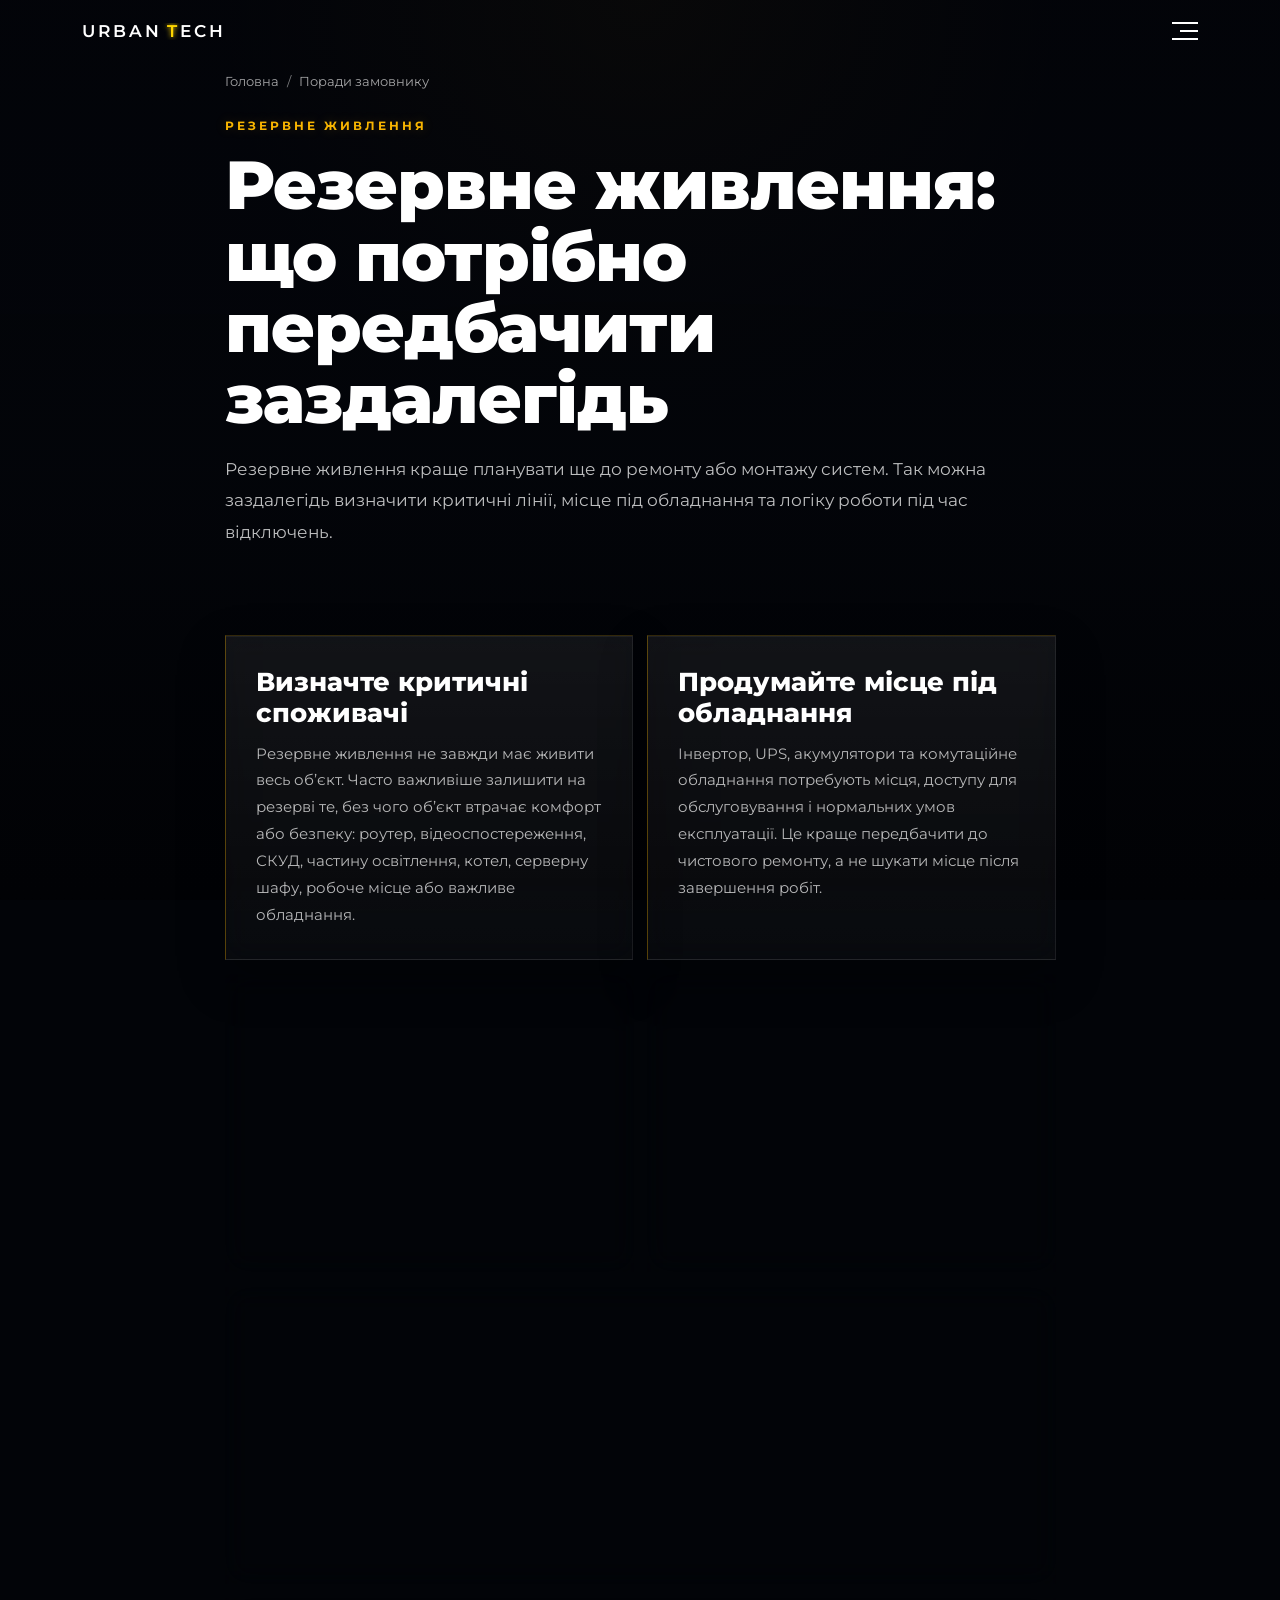
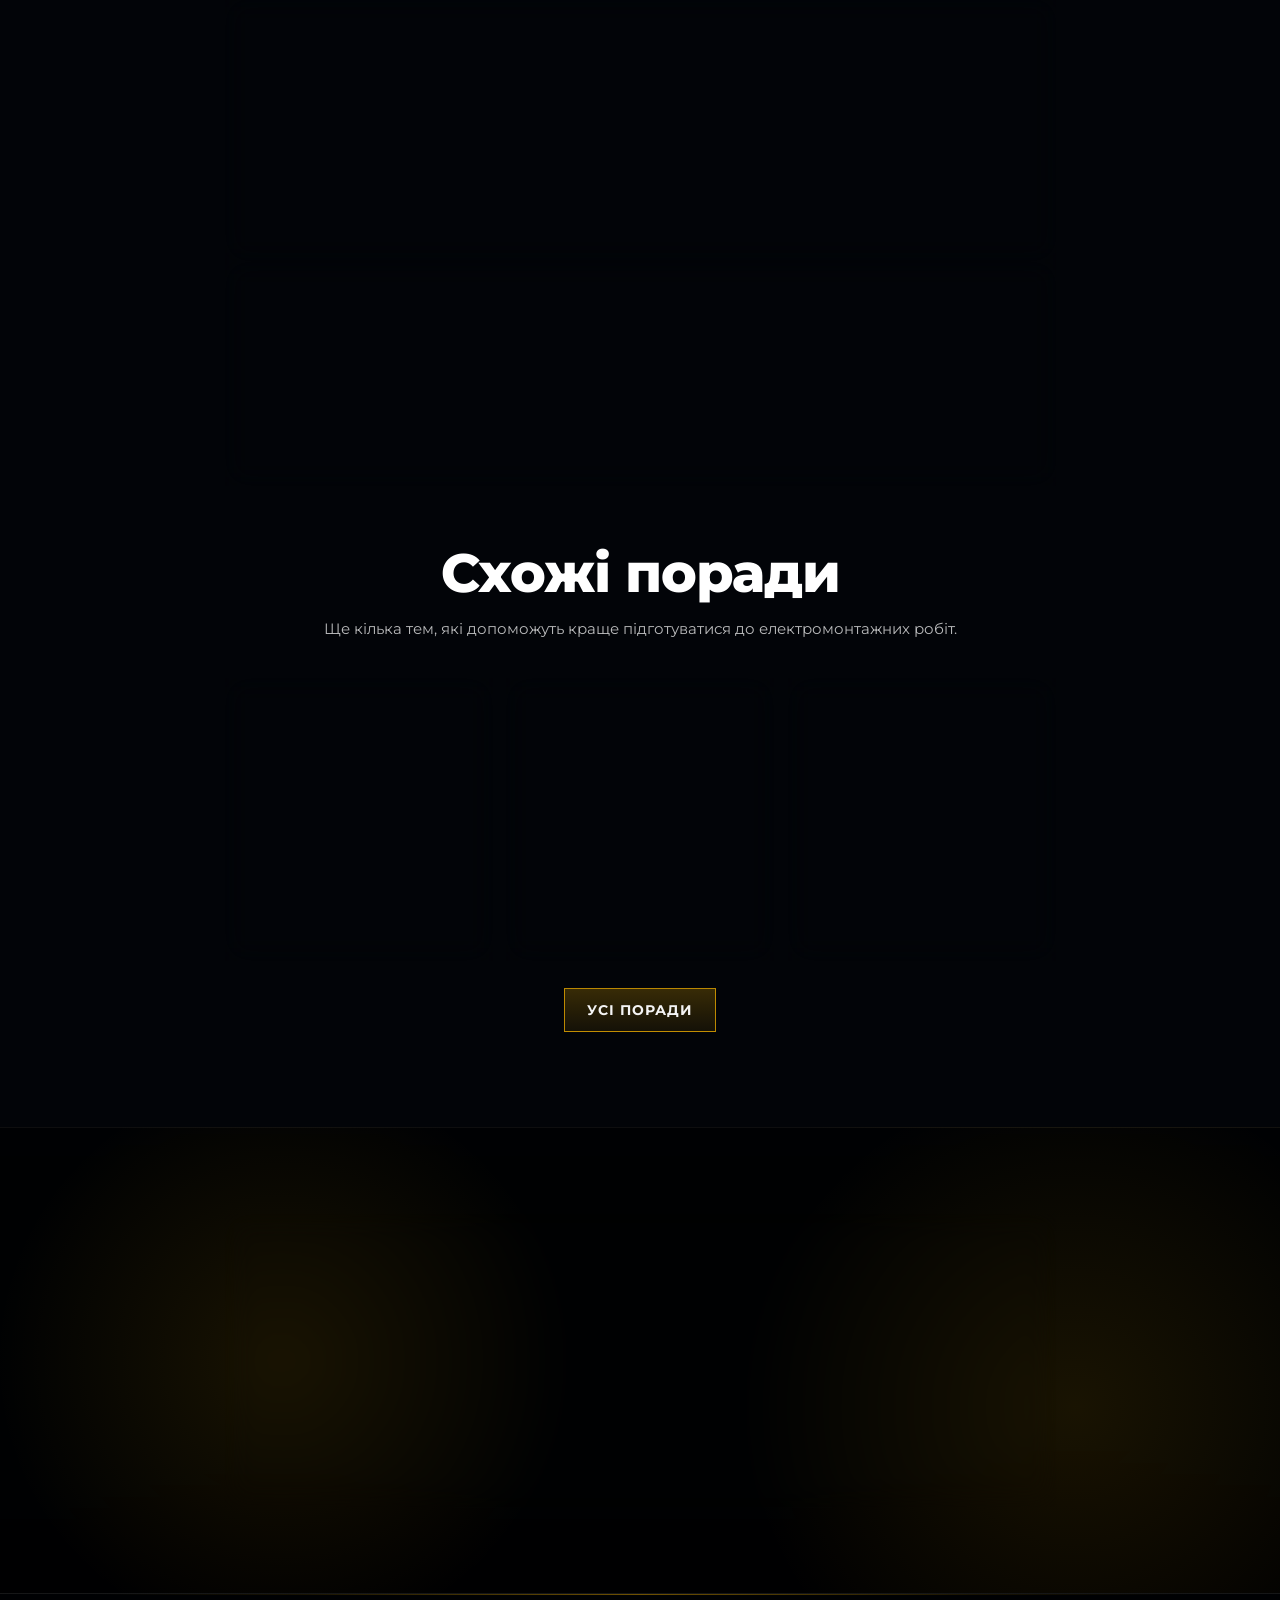
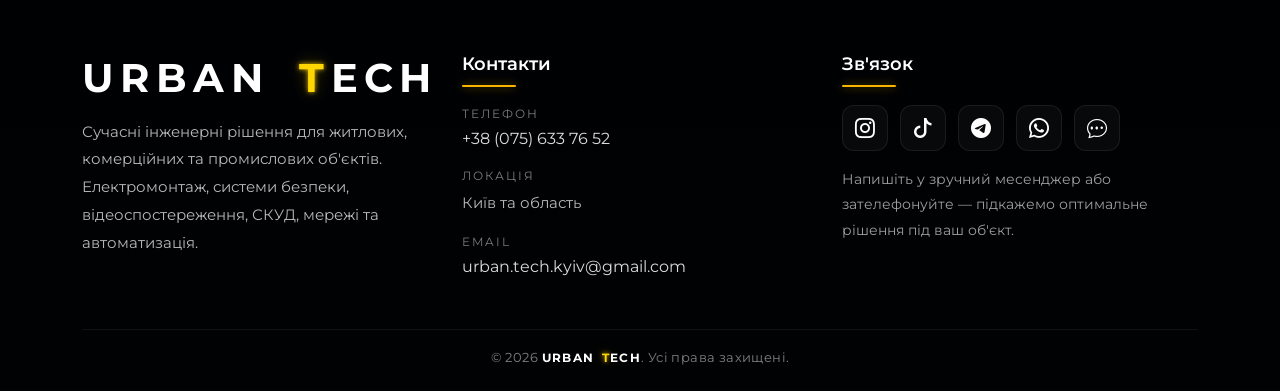
<file: porady-rezervne-zhyvlennya.html>
<!doctype html>
<html lang="uk">

<head>
  <title>Резервне живлення для будинку, офісу чи бізнесу | Urban Tech</title>
  <meta charset="utf-8">
  <meta name="viewport" content="width=device-width, initial-scale=1, shrink-to-fit=no">
  <meta name="description" content="Поради для замовника: що передбачити для резервного живлення, інвертора, UPS, акумуляторів і критичних ліній до ремонту або монтажу систем.">
  <link rel="preconnect" href="https://fonts.googleapis.com">
  <link rel="preconnect" href="https://fonts.gstatic.com" crossorigin>
  <link href="https://fonts.googleapis.com/css2?family=Montserrat:ital,wght@0,100..900;1,100..900&display=swap" rel="stylesheet">
  <link rel="stylesheet" href="https://stackpath.bootstrapcdn.com/font-awesome/4.7.0/css/font-awesome.min.css">
  <link href="https://cdn.jsdelivr.net/npm/bootstrap@5.3.8/dist/css/bootstrap.min.css" rel="stylesheet"
    integrity="sha384-sRIl4kxILFvY47J16cr9ZwB07vP4J8+LH7qKQnuqkuIAvNWLzeN8tE5YBujZqJLB" crossorigin="anonymous">
  <link rel="stylesheet" href="https://cdn.jsdelivr.net/npm/bootstrap-icons@1.11.3/font/bootstrap-icons.min.css">
  <link rel="stylesheet" href="css/style.css">
</head>
<body class="hero-wrap advice-body">
  <!-- Preloader -->
  <div id="preloader">
    <a href="index.html" class="logo-text">URBAN <span class="highlight">T</span>ECH</a>
    <div class="loader"></div>

    <div class="preloader-text">Завантаження...</div>
    <div class="preloader-subtext">Дякуємо за очікування та довіру до нашого сервісу</div>
  </div>

  <nav id="ut-main-nav" role="navigation">
    <a href="#" class="js-ut-nav-toggle ut-nav-toggle active" aria-label="Закрити меню"><i></i></a>
    <div class="js-fullheight ut-table">
      <div class="ut-table-cell js-fullheight">
        <div class="row no-gutters">
          <div class="col-md-12 text-center">
            <a href="index.html" class="logo-text">URBAN <span class="highlight">T</span>ECH</a>
            <ul>
              
              <li><a href="index.html"><span>Головна</span></a></li>
              <li><a href="services.html"><span>Наші послуги</span></a></li>
              <li class="active"><a href="porady-zamovnyku.html"><span>Поради замовнику</span></a></li>
              <li><a href="#"><span>Прайс лист</span></a></li>
              <li><a href="faq.html"><span>FAQ/Часті запитання</span></a></li>
              <li><a href="contacts.html"><span>Контакти</span></a></li>
            </ul>
          </div>
        </div>
      </div>
    </div>
  </nav>

  <header>
    <div class="container">
      <div class="ut-navbar">
        <a href="index.html" class="logo-text">URBAN <span class="highlight">T</span>ECH</a>
      </div>
      <a href="#" class="js-ut-nav-toggle ut-nav-toggle" aria-label="Відкрити меню"><i></i></a>
    </div>
  </header>

  <main class="advice-main advice-article-main">
    <section class="advice-article-hero">
      <div class="container">
        <div class="row justify-content-center">
          <div class="col-12 col-lg-10 col-xl-9">
            <nav class="advice-breadcrumbs" aria-label="Навігація">
              <a href="index.html">Головна</a>
              <span>/</span>
              <a href="porady-zamovnyku.html">Поради замовнику</a>
            </nav>
            <p class="services-kicker">Резервне живлення</p>
            <h1 class="advice-article-title">Резервне живлення: що потрібно передбачити заздалегідь</h1>
            <p class="advice-article-lead">Резервне живлення краще планувати ще до ремонту або монтажу систем. Так можна заздалегідь визначити критичні лінії, місце під обладнання та логіку роботи під час відключень.</p>
          </div>
        </div>
      </div>
    </section>

    <section class="advice-article-content">
      <div class="container">
        <div class="row justify-content-center">
          <div class="col-12 col-lg-10 col-xl-9">
            <article class="article-layout">
              <section class="article-section glass-card">
                <h2>Визначте критичні споживачі</h2>
                <p>Резервне живлення не завжди має живити весь об’єкт. Часто важливіше залишити на резерві те, без чого об’єкт втрачає комфорт або безпеку: роутер, відеоспостереження, СКУД, частину освітлення, котел, серверну шафу, робоче місце або важливе обладнання.</p>
              </section>
              <section class="article-section glass-card">
                <h2>Продумайте місце під обладнання</h2>
                <p>Інвертор, UPS, акумулятори та комутаційне обладнання потребують місця, доступу для обслуговування і нормальних умов експлуатації. Це краще передбачити до чистового ремонту, а не шукати місце після завершення робіт.</p>
              </section>
              <section class="article-section glass-card">
                <h2>Розділіть звичайні та резервні лінії</h2>
                <p>Зручно, коли критичні споживачі виділені окремо. Тоді під час відключення живлення працює саме те, що потрібно: світло в ключових зонах, мережа, камери, доступ, автоматика або технічне обладнання.</p>
              </section>
              <section class="article-section glass-card">
                <h2>Врахуйте майбутнє розширення</h2>
                <p>Навіть якщо зараз потрібен мінімальний резерв, варто подумати про майбутні системи: відео, СКУД, Smart Home, додаткове освітлення, робочі місця або нове обладнання. Запас у логіці щита часто дешевший, ніж переробка після ремонту.</p>
              </section>

              <section class="article-checklist glass-card">
                <div class="article-list-head">
                  <div class="ut-card-icon"><i class="bi bi-card-checklist"></i></div>
                  <div>
                    <span>Чек-лист замовника</span>
                    <h2>Що варто продумати</h2>
                  </div>
                </div>
                <ul>
                  <li><i class="bi bi-check2"></i><span>Які лінії мають працювати під час відключення світла.</span></li>
                  <li><i class="bi bi-check2"></i><span>Де буде розміщено інвертор, UPS, акумулятори або комутаційну шафу.</span></li>
                  <li><i class="bi bi-check2"></i><span>Чи потрібен резерв для роутера, камер, СКУД, освітлення, котла або робочого місця.</span></li>
                  <li><i class="bi bi-check2"></i><span>Чи виділені критичні споживачі в окремі групи.</span></li>
                  <li><i class="bi bi-check2"></i><span>Чи передбачений доступ до обладнання для сервісу.</span></li>
                </ul>
              </section>

              <section class="article-mistakes glass-card">
                <div class="article-list-head">
                  <div class="ut-card-icon"><i class="bi bi-exclamation-triangle"></i></div>
                  <div>
                    <span>Щоб не переробляти</span>
                    <h2>Типові помилки</h2>
                  </div>
                </div>
                <ul>
                  <li><i class="bi bi-dot"></i><span>Планувати резерв вже після чистового ремонту, коли складно додати кабелі й місце під обладнання.</span></li>
                  <li><i class="bi bi-dot"></i><span>Хотіти живити “все одразу” без розуміння реального навантаження.</span></li>
                  <li><i class="bi bi-dot"></i><span>Не передбачити резерв для мережевого обладнання, камер або систем доступу.</span></li>
                  <li><i class="bi bi-dot"></i><span>Ставити обладнання там, де немає нормального доступу для обслуговування.</span></li>
                </ul>
              </section>
            </article>

            <section class="service-crosslink glass-card">
              <span>Від поради до рішення</span>
              <h2>Потрібне резервне живлення для важливих ліній?</h2>
              <p>Можемо передбачити інвертор, UPS, акумуляторні системи, резерв для камер, СКУД, мережі, освітлення та технічних зон.</p>
              <div class="service-crosslink__actions">
                <a href="services.html#electro" class="bttn-more bttn-more--clean">Електромережі</a>
<a href="services.html#security" class="bttn-more bttn-more--clean">ОС/ПС</a>
<a href="services.html#video" class="bttn-more bttn-more--clean">Відео</a>
<a href="services.html#access" class="bttn-more bttn-more--clean">СКУД</a>
              </div>
            </section>

            <section class="related-advice">
              <div class="section-head text-center">
                <h2>Схожі поради</h2>
                <p>Ще кілька тем, які допоможуть краще підготуватися до електромонтажних робіт.</p>
              </div>
              <div class="related-grid">
                <a href="porady-pered-elektromontazhem.html" class="related-card glass-card">
                  <div class="ut-card-icon"><i class="bi bi-clipboard-check"></i></div>
                  <h3>Перед початком робіт</h3>
                  <p>Що потрібно продумати до старту електромонтажу: меблі, техніка, інтернет, кондиціонери, щит, відео та Smart Home.</p>
                </a>
                <a href="porady-rozetky.html" class="related-card glass-card">
                  <div class="ut-card-icon"><i class="bi bi-outlet"></i></div>
                  <h3>Планування розеток</h3>
                  <p>Як зрозуміти, де потрібні розетки в житлових, робочих, технічних і комерційних зонах.</p>
                </a>
                <a href="porady-pytannya-do-pidryadnyka.html" class="related-card glass-card">
                  <div class="ut-card-icon"><i class="bi bi-patch-question"></i></div>
                  <h3>Питання до підрядника</h3>
                  <p>Що варто уточнити до початку робіт, щоб уникнути непорозумінь і прихованих витрат.</p>
                </a>
              </div>
              <div class="advice-back-link text-center">
                <a href="porady-zamovnyku.html" class="bttn-more bttn-more--gold">Усі поради</a>
              </div>
            </section>
          </div>
        </div>
      </div>
    </section>

    <section class="advice-cta-section">
      <div class="container">
        <div class="row justify-content-center">
          <div class="col-12 col-lg-10 col-xl-9">
            <div class="ut-consult-card advice-cta-card">
              <div class="ut-consult-icon"><i class="bi bi-battery-charging"></i></div>
              <div class="ut-consult-text">
                <span>Консультація перед стартом робіт</span>
                <h2>Плануєте резервне живлення?</h2>
                <p>Опишіть ваш об’єкт — підкажемо, які лінії краще залишити на резерві та що передбачити до монтажу.</p>
                <p class="ut-consult-note">Гарантія на виконані роботи — 1 рік.</p>
              </div>
              <div class="ut-consult-action">
                <a href="#" class="bttn-more bttn-more--clean" data-contact-open>Зв'язатися</a>
              </div>
            </div>
          </div>
        </div>
      </div>
    </section>
  </main>

  <div class="ut-contact-modal" id="utContactModal" aria-hidden="true">
    <div class="ut-contact-modal__backdrop" data-contact-close></div>
    <div class="ut-contact-modal__dialog" role="dialog" aria-modal="true" aria-labelledby="utContactTitle">
      <button type="button" class="ut-contact-modal__close" data-contact-close aria-label="Закрити">×</button>
      <p class="ut-contact-modal__kicker"><span class="brand-logo-text">URBAN <span class="highlight">T</span>ECH</span></p>
      <h2 id="utContactTitle">Зв'язатися з нами</h2>
      <p class="ut-contact-modal__lead">
        Напишіть або зателефонуйте — підкажемо оптимальне рішення під ваш об’єкт.
      </p>

      <div class="ut-contact-list">
        <a href="tel:+380756337652" class="ut-contact-item">
          <i class="bi bi-telephone"></i>
          <span><strong>Телефон</strong>+38 (075) 633 76 52</span>
        </a>
        <a href="mailto:urban.tech.kyiv@gmail.com" class="ut-contact-item">
          <i class="bi bi-envelope"></i>
          <span><strong>Email</strong>urban.tech.kyiv@gmail.com</span>
        </a>
        <a href="https://t.me/" class="ut-contact-item">
          <i class="bi bi-telegram"></i>
          <span><strong>Telegram</strong>Написати в Telegram</span>
        </a>
        <a href="https://wa.me/380756337652" class="ut-contact-item">
          <i class="bi bi-whatsapp"></i>
          <span><strong>WhatsApp</strong>Написати у WhatsApp</span>
        </a>
        <a href="viber://chat?number=%2B380756337652" class="ut-contact-item">
          <i class="bi bi-chat-dots"></i>
          <span><strong>Viber</strong>Написати у Viber</span>
        </a>
      </div>

      <p class="ut-contact-modal__note">Київ та область · Електромонтаж · Безпека · Автоматизація</p>
    </div>
  </div>
<script type="application/ld+json">
{
  "@context": "https://schema.org",
  "@type": "Article",
  "headline": "Резервне живлення: що потрібно передбачити заздалегідь",
  "description": "Поради для замовника: що передбачити для резервного живлення, інвертора, UPS, акумуляторів і критичних ліній до ремонту або монтажу систем.",
  "author": {
    "@type": "Organization",
    "name": "Urban Tech"
  },
  "publisher": {
    "@type": "Organization",
    "name": "Urban Tech"
  },
  "inLanguage": "uk-UA"
}
</script>
<script type="application/ld+json">
{
  "@context": "https://schema.org",
  "@type": "BreadcrumbList",
  "itemListElement": [
    {
      "@type": "ListItem",
      "position": 1,
      "name": "Головна",
      "item": "index.html"
    },
    {
      "@type": "ListItem",
      "position": 2,
      "name": "Поради замовнику",
      "item": "porady-zamovnyku.html"
    },
    {
      "@type": "ListItem",
      "position": 3,
      "name": "Резервне живлення"
    }
  ]
}
</script>
  <footer class="footer-urban text-white">
    <div class="container">
      <div class="row gy-4 align-items-start">

        <div class="col-12 col-lg-4">
          <div class="footer-brand-wrap">
            <h3 class="footer-brand mb-3"><span class="brand-logo-text">URBAN <span class="highlight">T</span>ECH</span></h3>
            <p class="footer-text mb-0">
              Сучасні інженерні рішення для житлових, комерційних та промислових об'єктів.
              Електромонтаж, системи безпеки, відеоспостереження та автоматизація.
            </p>
          </div>
        </div>

        <div class="col-12 col-md-6 col-lg-4">
          <h5 class="footer-title">Контакти</h5>

          <div class="footer-contact-item">
            <span class="footer-label">Телефон</span>
            <a href="tel:+380756337652" class="footer-link">+38 (075) 633 76 52</a>
          </div>

          <div class="footer-contact-item">
            <span class="footer-label">Адреса</span>
            <p class="footer-text mb-0">Київ, Україна</p>
          </div>

          <div class="footer-contact-item">
            <span class="footer-label">Email</span>
            <a href="mailto:urban.tech.kyiv@gmail.com" class="footer-link">urban.tech.kyiv@gmail.com</a>
          </div>
        </div>

        <div class="col-12 col-md-6 col-lg-4">
          <h5 class="footer-title">Соцмережі</h5>

          <div class="footer-socials">
            <a href="#" class="footer-social" aria-label="Instagram"><i class="bi bi-instagram"></i></a>
            <a href="#" class="footer-social" aria-label="Facebook"><i class="bi bi-facebook"></i></a>
            <a href="https://t.me/" class="footer-social" aria-label="Telegram"><i class="bi bi-telegram"></i></a>
            <a href="https://wa.me/380756337652" class="footer-social" aria-label="WhatsApp"><i class="bi bi-whatsapp"></i></a>
            <a href="viber://chat?number=%2B380756337652" class="footer-social footer-social--viber" aria-label="Viber">
              <svg class="viber-svg" viewBox="0 0 24 24" aria-hidden="true" focusable="false">
                <path d="M12 3.2c-4.1 0-7.4 2.8-7.4 6.3 0 1.8.9 3.4 2.3 4.5l-.5 2.6 2.8-1.4c.9.3 1.8.5 2.8.5 4.1 0 7.4-2.8 7.4-6.3S16.1 3.2 12 3.2Zm3.8 9.1c-.2.5-.9 1.1-1.5 1.2-.4.1-.9.1-2.5-.6-2.1-.9-3.5-3.1-3.6-3.2-.1-.1-.9-1.2-.9-2.3s.6-1.6.8-1.8c.2-.2.4-.3.6-.3h.5c.2 0 .4 0 .6.5.2.5.7 1.7.8 1.8.1.2.1.3 0 .5-.1.2-.2.3-.4.5-.2.2-.3.3-.2.5.1.2.6 1 1.2 1.5.8.7 1.5.9 1.8 1 .2.1.4.1.6-.1.2-.2.6-.7.8-1 .2-.2.4-.2.6-.1.2.1 1.5.7 1.7.8.3.2.3.3.3.4 0 .1 0 .4-.2.8Z" />
              </svg>
            </a>
          </div>

          <p class="footer-note mt-3 mb-0">
            Зв'яжіться з нами для консультації та підбору оптимального рішення під ваш об'єкт.
          </p>
        </div>

      </div>

      <div class="footer-bottom text-center">
        <p class="mb-0">© 2026 <span class="brand-logo-text brand-logo-text--inline">URBAN <span class="highlight">T</span>ECH</span>. Усі права захищені.</p>
      </div>
    </div>
  </footer>

  <script src="js/jquery.min.js"></script>
  <script src="js/popper.js"></script>
  <script src="js/bootstrap.min.js"></script>
  <script src="js/main.js"></script>
</body>
</html>
</file>
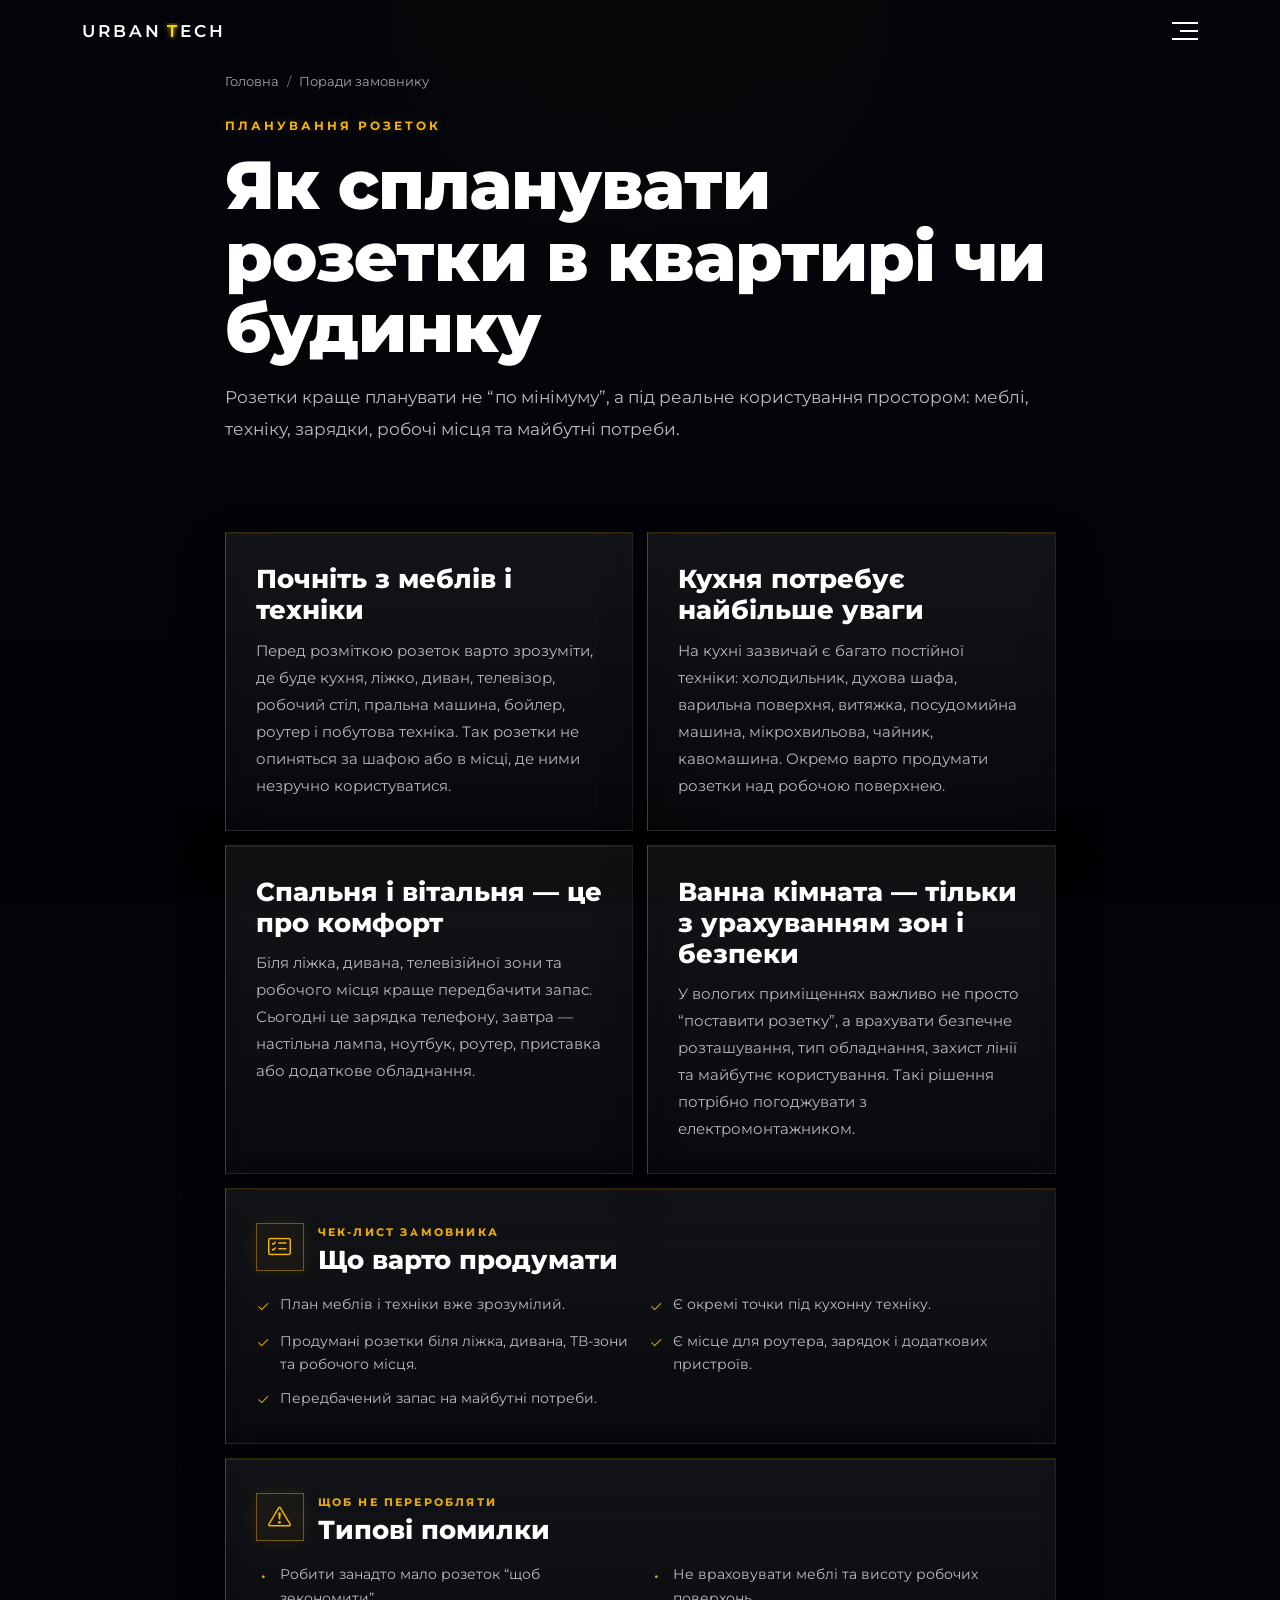
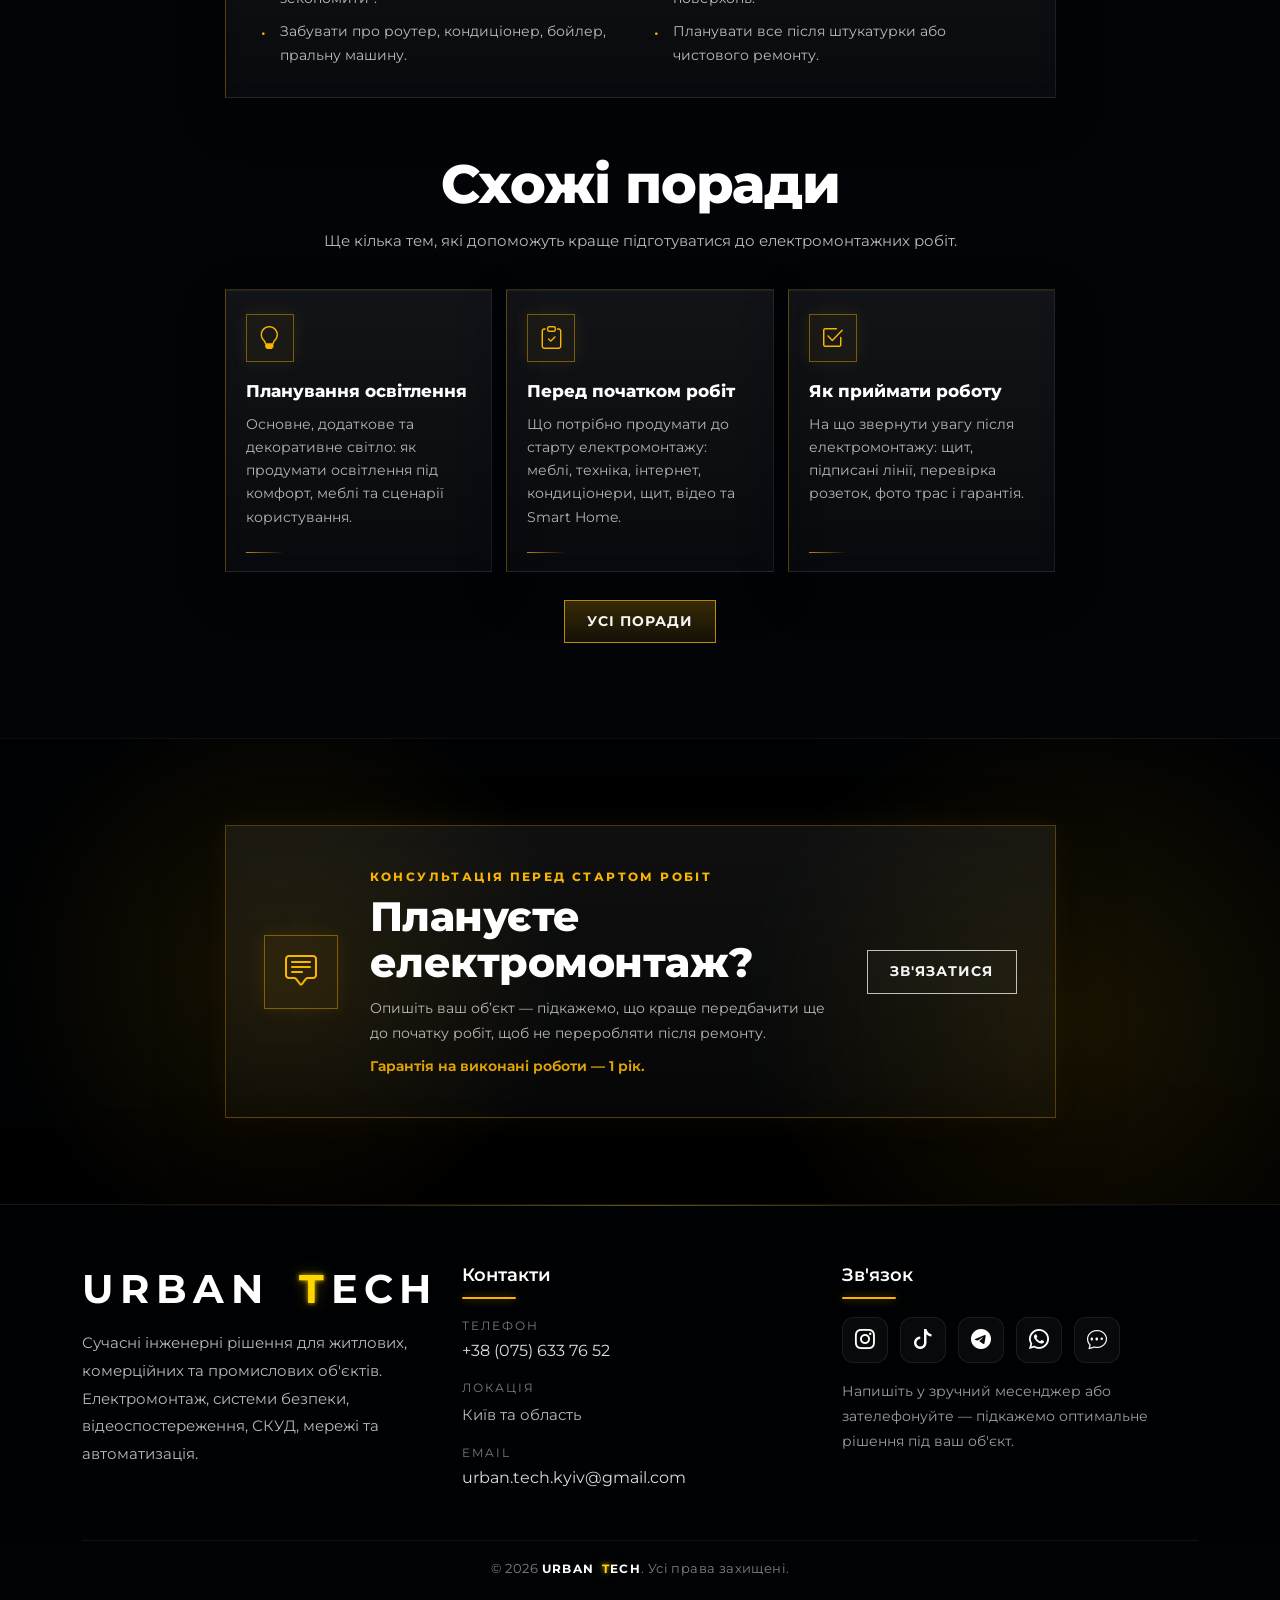
<file: porady-rozetky.html>
<!doctype html>
<html lang="uk">

<head>
  <title>Як спланувати розетки в квартирі чи будинку | Urban Tech</title>
  <meta charset="utf-8">
  <meta name="viewport" content="width=device-width, initial-scale=1, shrink-to-fit=no">
  <meta name="description" content="Як правильно продумати розетки на кухні, у спальні, ванній, коридорі, біля телевізора та робочого місця перед електромонтажем.">
  <link rel="preconnect" href="https://fonts.googleapis.com">
  <link rel="preconnect" href="https://fonts.gstatic.com" crossorigin>
  <link href="https://fonts.googleapis.com/css2?family=Montserrat:ital,wght@0,100..900;1,100..900&display=swap" rel="stylesheet">
  <link rel="stylesheet" href="https://stackpath.bootstrapcdn.com/font-awesome/4.7.0/css/font-awesome.min.css">
  <link href="https://cdn.jsdelivr.net/npm/bootstrap@5.3.8/dist/css/bootstrap.min.css" rel="stylesheet"
    integrity="sha384-sRIl4kxILFvY47J16cr9ZwB07vP4J8+LH7qKQnuqkuIAvNWLzeN8tE5YBujZqJLB" crossorigin="anonymous">
  <link rel="stylesheet" href="https://cdn.jsdelivr.net/npm/bootstrap-icons@1.11.3/font/bootstrap-icons.min.css">
  <link rel="stylesheet" href="css/style.css">
</head>
<body class="hero-wrap advice-body">
  <!-- Preloader -->
  <div id="preloader">
    <a href="index.html" class="logo-text">URBAN <span class="highlight">T</span>ECH</a>
    <div class="loader"></div>

    <div class="preloader-text">Завантаження...</div>
    <div class="preloader-subtext">Дякуємо за очікування та довіру до нашого сервісу</div>
  </div>

  <nav id="ut-main-nav" role="navigation">
    <a href="#" class="js-ut-nav-toggle ut-nav-toggle active" aria-label="Закрити меню"><i></i></a>
    <div class="js-fullheight ut-table">
      <div class="ut-table-cell js-fullheight">
        <div class="row no-gutters">
          <div class="col-md-12 text-center">
            <a href="index.html" class="logo-text">URBAN <span class="highlight">T</span>ECH</a>
            <ul>
              <li><a href="index.html"><span>Головна</span></a></li>
              <li><a href="services.html"><span>Наші послуги</span></a></li>
              <li class="active"><a href="porady-zamovnyku.html"><span>Поради замовнику</span></a></li>
              <li><a href="#"><span>Прайс лист</span></a></li>
              <li><a href="#" data-contact-open><span>Контакти</span></a></li>
            </ul>
          </div>
        </div>
      </div>
    </div>
  </nav>

  <header>
    <div class="container">
      <div class="ut-navbar">
        <a href="index.html" class="logo-text">URBAN <span class="highlight">T</span>ECH</a>
      </div>
      <a href="#" class="js-ut-nav-toggle ut-nav-toggle" aria-label="Відкрити меню"><i></i></a>
    </div>
  </header>

  <main class="advice-main advice-article-main">
    <section class="advice-article-hero">
      <div class="container">
        <div class="row justify-content-center">
          <div class="col-12 col-lg-10 col-xl-9">
            <nav class="advice-breadcrumbs" aria-label="Навігація">
              <a href="index.html">Головна</a>
              <span>/</span>
              <a href="porady-zamovnyku.html">Поради замовнику</a>
            </nav>
            <p class="services-kicker">Планування розеток</p>
            <h1 class="advice-article-title">Як спланувати розетки в квартирі чи будинку</h1>
            <p class="advice-article-lead">Розетки краще планувати не “по мінімуму”, а під реальне користування простором: меблі, техніку, зарядки, робочі місця та майбутні потреби.</p>
          </div>
        </div>
      </div>
    </section>

    <section class="advice-article-content">
      <div class="container">
        <div class="row justify-content-center">
          <div class="col-12 col-lg-10 col-xl-9">
            <article class="article-layout">
              <section class="article-section glass-card">
                <h2>Почніть з меблів і техніки</h2>
                <p>Перед розміткою розеток варто зрозуміти, де буде кухня, ліжко, диван, телевізор, робочий стіл, пральна машина, бойлер, роутер і побутова техніка. Так розетки не опиняться за шафою або в місці, де ними незручно користуватися.</p>
              </section>
              <section class="article-section glass-card">
                <h2>Кухня потребує найбільше уваги</h2>
                <p>На кухні зазвичай є багато постійної техніки: холодильник, духова шафа, варильна поверхня, витяжка, посудомийна машина, мікрохвильова, чайник, кавомашина. Окремо варто продумати розетки над робочою поверхнею.</p>
              </section>
              <section class="article-section glass-card">
                <h2>Спальня і вітальня — це про комфорт</h2>
                <p>Біля ліжка, дивана, телевізійної зони та робочого місця краще передбачити запас. Сьогодні це зарядка телефону, завтра — настільна лампа, ноутбук, роутер, приставка або додаткове обладнання.</p>
              </section>
              <section class="article-section glass-card">
                <h2>Ванна кімната — тільки з урахуванням зон і безпеки</h2>
                <p>У вологих приміщеннях важливо не просто “поставити розетку”, а врахувати безпечне розташування, тип обладнання, захист лінії та майбутнє користування. Такі рішення потрібно погоджувати з електромонтажником.</p>
              </section>

              <section class="article-checklist glass-card">
                <div class="article-list-head">
                  <div class="ut-card-icon"><i class="bi bi-card-checklist"></i></div>
                  <div>
                    <span>Чек-лист замовника</span>
                    <h2>Що варто продумати</h2>
                  </div>
                </div>
                <ul>
                  <li><i class="bi bi-check2"></i><span>План меблів і техніки вже зрозумілий.</span></li>
                  <li><i class="bi bi-check2"></i><span>Є окремі точки під кухонну техніку.</span></li>
                  <li><i class="bi bi-check2"></i><span>Продумані розетки біля ліжка, дивана, ТВ-зони та робочого місця.</span></li>
                  <li><i class="bi bi-check2"></i><span>Є місце для роутера, зарядок і додаткових пристроїв.</span></li>
                  <li><i class="bi bi-check2"></i><span>Передбачений запас на майбутні потреби.</span></li>
                </ul>
              </section>

              <section class="article-mistakes glass-card">
                <div class="article-list-head">
                  <div class="ut-card-icon"><i class="bi bi-exclamation-triangle"></i></div>
                  <div>
                    <span>Щоб не переробляти</span>
                    <h2>Типові помилки</h2>
                  </div>
                </div>
                <ul>
                  <li><i class="bi bi-dot"></i><span>Робити занадто мало розеток “щоб зекономити”.</span></li>
                  <li><i class="bi bi-dot"></i><span>Не враховувати меблі та висоту робочих поверхонь.</span></li>
                  <li><i class="bi bi-dot"></i><span>Забувати про роутер, кондиціонер, бойлер, пральну машину.</span></li>
                  <li><i class="bi bi-dot"></i><span>Планувати все після штукатурки або чистового ремонту.</span></li>
                </ul>
              </section>
            </article>

            <section class="related-advice">
              <div class="section-head text-center">
                <h2>Схожі поради</h2>
                <p>Ще кілька тем, які допоможуть краще підготуватися до електромонтажних робіт.</p>
              </div>
              <div class="related-grid">
                <a href="porady-osvitlennya.html" class="related-card glass-card">
                  <div class="ut-card-icon"><i class="bi bi-lightbulb"></i></div>
                  <h3>Планування освітлення</h3>
                  <p>Основне, додаткове та декоративне світло: як продумати освітлення під комфорт, меблі та сценарії користування.</p>
                </a>
                <a href="porady-pered-elektromontazhem.html" class="related-card glass-card">
                  <div class="ut-card-icon"><i class="bi bi-clipboard-check"></i></div>
                  <h3>Перед початком робіт</h3>
                  <p>Що потрібно продумати до старту електромонтажу: меблі, техніка, інтернет, кондиціонери, щит, відео та Smart Home.</p>
                </a>
                <a href="porady-yak-pryymaty-roboty.html" class="related-card glass-card">
                  <div class="ut-card-icon"><i class="bi bi-check2-square"></i></div>
                  <h3>Як приймати роботу</h3>
                  <p>На що звернути увагу після електромонтажу: щит, підписані лінії, перевірка розеток, фото трас і гарантія.</p>
                </a>
              </div>
              <div class="advice-back-link text-center">
                <a href="porady-zamovnyku.html" class="bttn-more bttn-more--gold">Усі поради</a>
              </div>
            </section>
          </div>
        </div>
      </div>
    </section>

    <section class="advice-cta-section">
      <div class="container">
        <div class="row justify-content-center">
          <div class="col-12 col-lg-10 col-xl-9">
            <div class="ut-consult-card advice-cta-card">
              <div class="ut-consult-icon"><i class="bi bi-chat-square-text"></i></div>
              <div class="ut-consult-text">
                <span>Консультація перед стартом робіт</span>
                <h2>Плануєте електромонтаж?</h2>
                <p>Опишіть ваш об’єкт — підкажемо, що краще передбачити ще до початку робіт, щоб не переробляти після ремонту.</p>
                <p class="ut-consult-note">Гарантія на виконані роботи — 1 рік.</p>
              </div>
              <div class="ut-consult-action">
                <a href="#" class="bttn-more bttn-more--clean" data-contact-open>Зв'язатися</a>
              </div>
            </div>
          </div>
        </div>
      </div>
    </section>
  </main>

  <div class="ut-contact-modal" id="utContactModal" aria-hidden="true">
    <div class="ut-contact-modal__backdrop" data-contact-close></div>
    <div class="ut-contact-modal__dialog" role="dialog" aria-modal="true" aria-labelledby="utContactTitle">
      <button type="button" class="ut-contact-modal__close" data-contact-close aria-label="Закрити">×</button>
      <p class="ut-contact-modal__kicker"><span class="brand-logo-text">URBAN <span class="highlight">T</span>ECH</span></p>
      <h2 id="utContactTitle">Зв'язатися з нами</h2>
      <p class="ut-contact-modal__lead">
        Напишіть або зателефонуйте — підкажемо оптимальне рішення під ваш об’єкт.
      </p>

      <div class="ut-contact-list">
        <a href="tel:+380XXXXXXXXX" class="ut-contact-item">
          <i class="bi bi-telephone"></i>
          <span><strong>Телефон</strong>+38 (0XX) XXX XX XX</span>
        </a>
        <a href="mailto:info@urbantech.ua" class="ut-contact-item">
          <i class="bi bi-envelope"></i>
          <span><strong>Email</strong>info@urbantech.ua</span>
        </a>
        <a href="https://t.me/" class="ut-contact-item">
          <i class="bi bi-telegram"></i>
          <span><strong>Telegram</strong>Написати в Telegram</span>
        </a>
        <a href="viber://chat?number=%2B380XXXXXXXXX" class="ut-contact-item">
          <i class="bi bi-chat-dots"></i>
          <span><strong>Viber</strong>Написати у Viber</span>
        </a>
      </div>

      <p class="ut-contact-modal__note">Київ та область · Електромонтаж · Безпека · Автоматизація</p>
    </div>
  </div>
<script type="application/ld+json">
{
  "@context": "https://schema.org",
  "@type": "Article",
  "headline": "Як спланувати розетки в квартирі чи будинку",
  "description": "Як правильно продумати розетки на кухні, у спальні, ванній, коридорі, біля телевізора та робочого місця перед електромонтажем.",
  "author": {
    "@type": "Organization",
    "name": "Urban Tech"
  },
  "publisher": {
    "@type": "Organization",
    "name": "Urban Tech"
  },
  "inLanguage": "uk-UA"
}
</script>
<script type="application/ld+json">
{
  "@context": "https://schema.org",
  "@type": "BreadcrumbList",
  "itemListElement": [
    {
      "@type": "ListItem",
      "position": 1,
      "name": "Головна",
      "item": "index.html"
    },
    {
      "@type": "ListItem",
      "position": 2,
      "name": "Поради замовнику",
      "item": "porady-zamovnyku.html"
    },
    {
      "@type": "ListItem",
      "position": 3,
      "name": "Як спланувати розетки в квартирі чи будинку",
      "item": "porady-rozetky.html"
    }
  ]
}
</script>
  <footer class="footer-urban text-white">
    <div class="container">
      <div class="row gy-4 align-items-start">

        <div class="col-12 col-lg-4">
          <div class="footer-brand-wrap">
            <h3 class="footer-brand mb-3"><span class="brand-logo-text">URBAN <span class="highlight">T</span>ECH</span></h3>
            <p class="footer-text mb-0">
              Сучасні інженерні рішення для житлових, комерційних та промислових об'єктів.
              Електромонтаж, системи безпеки, відеоспостереження та автоматизація.
            </p>
          </div>
        </div>

        <div class="col-12 col-md-6 col-lg-4">
          <h5 class="footer-title">Контакти</h5>

          <div class="footer-contact-item">
            <span class="footer-label">Телефон</span>
            <a href="tel:+380XXXXXXXXX" class="footer-link">+38 (0XX) XXX XX XX</a>
          </div>

          <div class="footer-contact-item">
            <span class="footer-label">Адреса</span>
            <p class="footer-text mb-0">Київ, Україна</p>
          </div>

          <div class="footer-contact-item">
            <span class="footer-label">Email</span>
            <a href="mailto:info@urbantech.ua" class="footer-link">info@urbantech.ua</a>
          </div>
        </div>

        <div class="col-12 col-md-6 col-lg-4">
          <h5 class="footer-title">Соцмережі</h5>

          <div class="footer-socials">
            <a href="#" class="footer-social" aria-label="Instagram"><i class="bi bi-instagram"></i></a>
            <a href="#" class="footer-social" aria-label="Facebook"><i class="bi bi-facebook"></i></a>
            <a href="https://t.me/" class="footer-social" aria-label="Telegram"><i class="bi bi-telegram"></i></a>
            <a href="viber://chat?number=%2B380XXXXXXXXX" class="footer-social footer-social--viber" aria-label="Viber">
              <svg class="viber-svg" viewBox="0 0 24 24" aria-hidden="true" focusable="false">
                <path d="M12 3.2c-4.1 0-7.4 2.8-7.4 6.3 0 1.8.9 3.4 2.3 4.5l-.5 2.6 2.8-1.4c.9.3 1.8.5 2.8.5 4.1 0 7.4-2.8 7.4-6.3S16.1 3.2 12 3.2Zm3.8 9.1c-.2.5-.9 1.1-1.5 1.2-.4.1-.9.1-2.5-.6-2.1-.9-3.5-3.1-3.6-3.2-.1-.1-.9-1.2-.9-2.3s.6-1.6.8-1.8c.2-.2.4-.3.6-.3h.5c.2 0 .4 0 .6.5.2.5.7 1.7.8 1.8.1.2.1.3 0 .5-.1.2-.2.3-.4.5-.2.2-.3.3-.2.5.1.2.6 1 1.2 1.5.8.7 1.5.9 1.8 1 .2.1.4.1.6-.1.2-.2.6-.7.8-1 .2-.2.4-.2.6-.1.2.1 1.5.7 1.7.8.3.2.3.3.3.4 0 .1 0 .4-.2.8Z" />
              </svg>
            </a>
          </div>

          <p class="footer-note mt-3 mb-0">
            Зв'яжіться з нами для консультації та підбору оптимального рішення під ваш об'єкт.
          </p>
        </div>

      </div>

      <div class="footer-bottom text-center">
        <p class="mb-0">© 2026 <span class="brand-logo-text brand-logo-text--inline">URBAN <span class="highlight">T</span>ECH</span>. Усі права захищені.</p>
      </div>
    </div>
  </footer>

  <script src="js/jquery.min.js"></script>
  <script src="js/popper.js"></script>
  <script src="js/bootstrap.min.js"></script>
  <script src="js/main.js"></script>
</body>
</html>
</file>
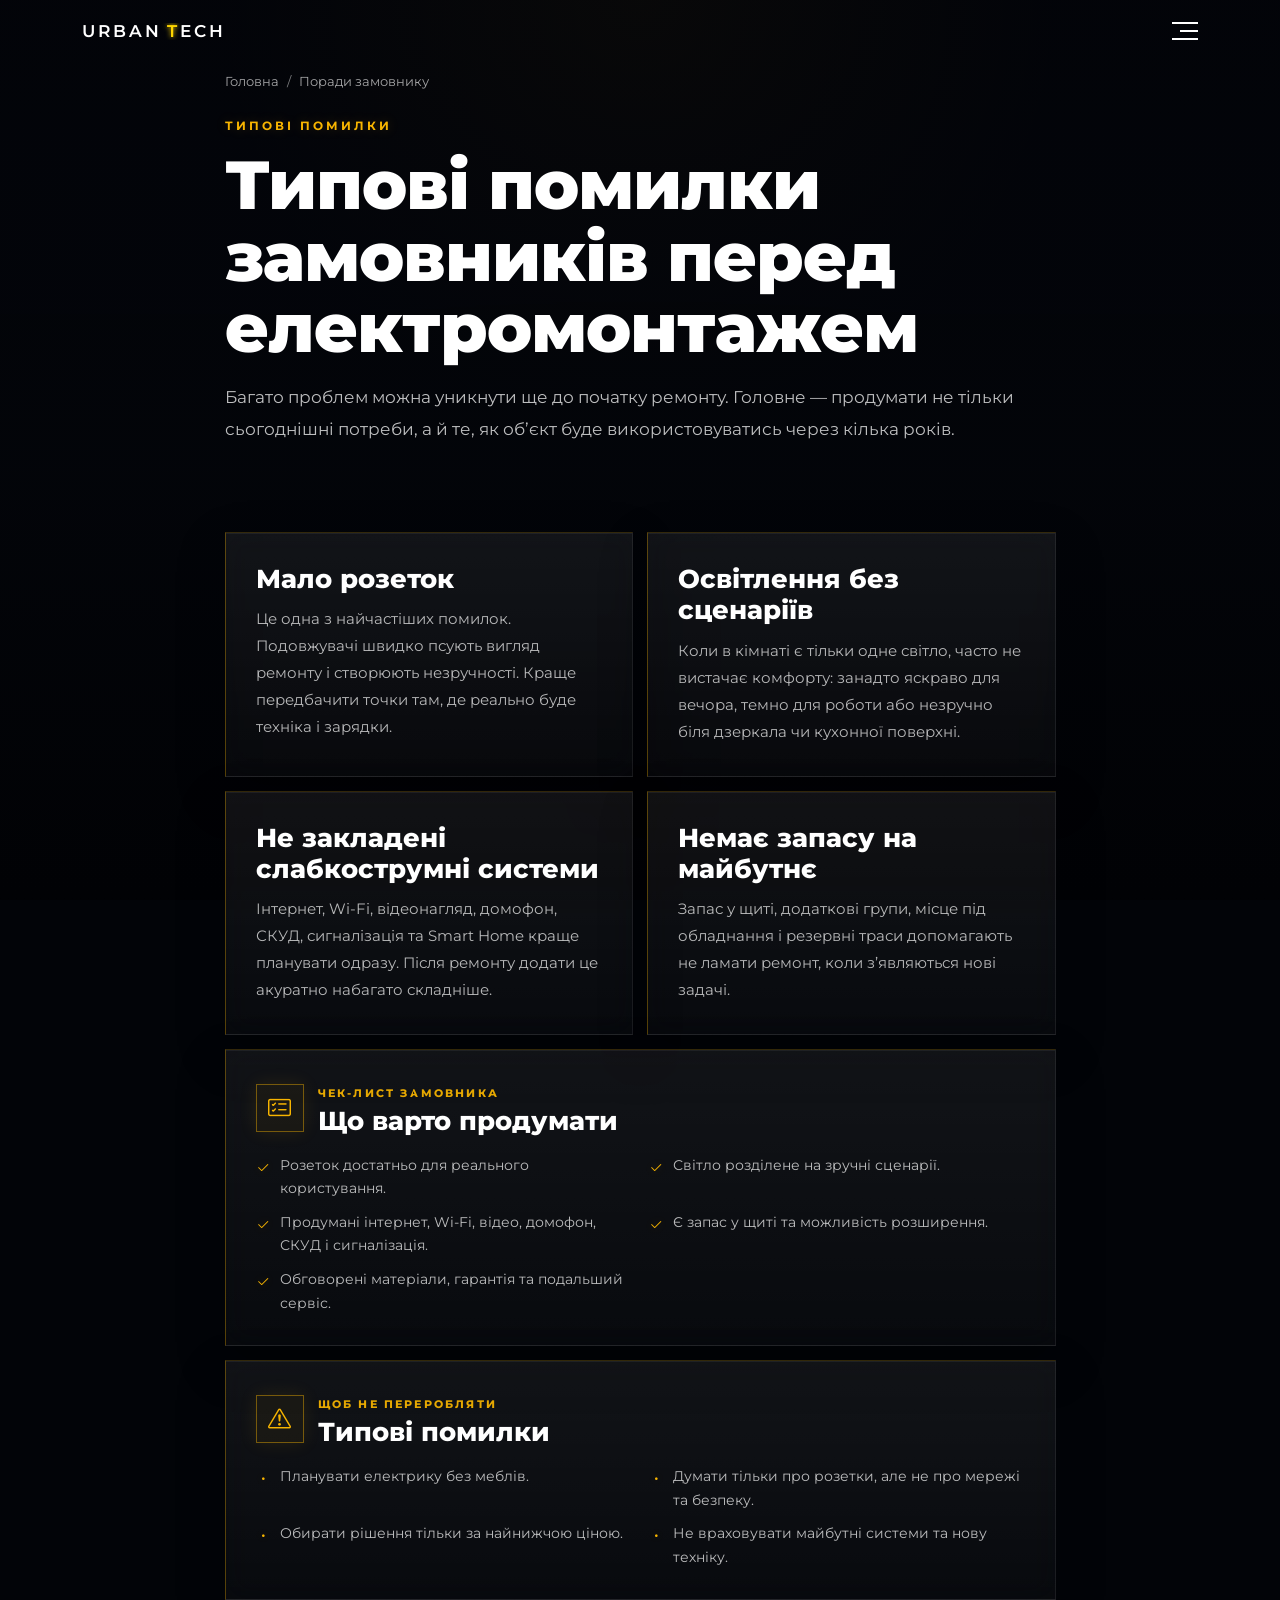
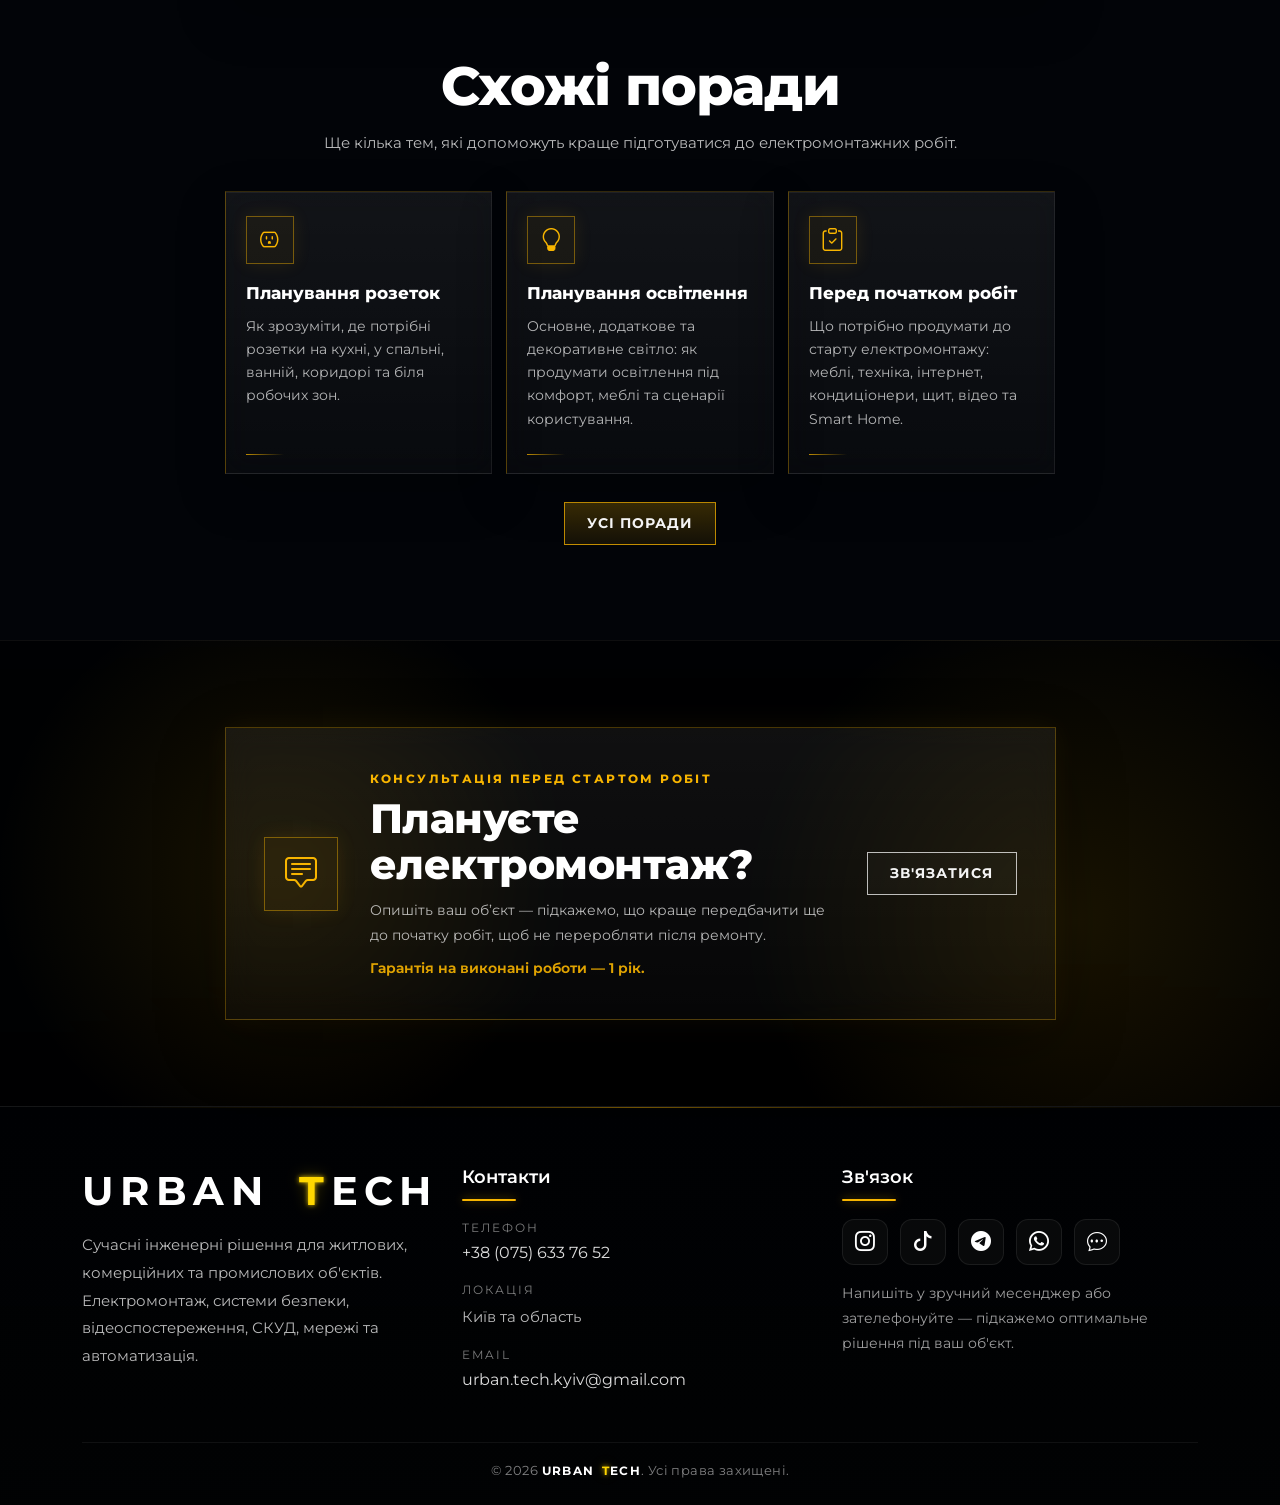
<file: porady-typovi-pomylky.html>
<!doctype html>
<html lang="uk">

<head>
  <title>Типові помилки замовників перед електромонтажем | Urban Tech</title>
  <meta charset="utf-8">
  <meta name="viewport" content="width=device-width, initial-scale=1, shrink-to-fit=no">
  <meta name="description" content="Найчастіші помилки перед електромонтажними роботами: мало розеток, непродумане світло, відсутність запасу, забуті мережі, відео, СКУД і Smart Home.">
  <link rel="preconnect" href="https://fonts.googleapis.com">
  <link rel="preconnect" href="https://fonts.gstatic.com" crossorigin>
  <link href="https://fonts.googleapis.com/css2?family=Montserrat:ital,wght@0,100..900;1,100..900&display=swap" rel="stylesheet">
  <link rel="stylesheet" href="https://stackpath.bootstrapcdn.com/font-awesome/4.7.0/css/font-awesome.min.css">
  <link href="https://cdn.jsdelivr.net/npm/bootstrap@5.3.8/dist/css/bootstrap.min.css" rel="stylesheet"
    integrity="sha384-sRIl4kxILFvY47J16cr9ZwB07vP4J8+LH7qKQnuqkuIAvNWLzeN8tE5YBujZqJLB" crossorigin="anonymous">
  <link rel="stylesheet" href="https://cdn.jsdelivr.net/npm/bootstrap-icons@1.11.3/font/bootstrap-icons.min.css">
  <link rel="stylesheet" href="css/style.css">
</head>
<body class="hero-wrap advice-body">
  <!-- Preloader -->
  <div id="preloader">
    <a href="index.html" class="logo-text">URBAN <span class="highlight">T</span>ECH</a>
    <div class="loader"></div>

    <div class="preloader-text">Завантаження...</div>
    <div class="preloader-subtext">Дякуємо за очікування та довіру до нашого сервісу</div>
  </div>

  <nav id="ut-main-nav" role="navigation">
    <a href="#" class="js-ut-nav-toggle ut-nav-toggle active" aria-label="Закрити меню"><i></i></a>
    <div class="js-fullheight ut-table">
      <div class="ut-table-cell js-fullheight">
        <div class="row no-gutters">
          <div class="col-md-12 text-center">
            <a href="index.html" class="logo-text">URBAN <span class="highlight">T</span>ECH</a>
            <ul>
              <li><a href="index.html"><span>Головна</span></a></li>
              <li><a href="services.html"><span>Наші послуги</span></a></li>
              <li class="active"><a href="porady-zamovnyku.html"><span>Поради замовнику</span></a></li>
              <li><a href="#"><span>Прайс лист</span></a></li>
              <li><a href="#" data-contact-open><span>Контакти</span></a></li>
            </ul>
          </div>
        </div>
      </div>
    </div>
  </nav>

  <header>
    <div class="container">
      <div class="ut-navbar">
        <a href="index.html" class="logo-text">URBAN <span class="highlight">T</span>ECH</a>
      </div>
      <a href="#" class="js-ut-nav-toggle ut-nav-toggle" aria-label="Відкрити меню"><i></i></a>
    </div>
  </header>

  <main class="advice-main advice-article-main">
    <section class="advice-article-hero">
      <div class="container">
        <div class="row justify-content-center">
          <div class="col-12 col-lg-10 col-xl-9">
            <nav class="advice-breadcrumbs" aria-label="Навігація">
              <a href="index.html">Головна</a>
              <span>/</span>
              <a href="porady-zamovnyku.html">Поради замовнику</a>
            </nav>
            <p class="services-kicker">Типові помилки</p>
            <h1 class="advice-article-title">Типові помилки замовників перед електромонтажем</h1>
            <p class="advice-article-lead">Багато проблем можна уникнути ще до початку ремонту. Головне — продумати не тільки сьогоднішні потреби, а й те, як об’єкт буде використовуватись через кілька років.</p>
          </div>
        </div>
      </div>
    </section>

    <section class="advice-article-content">
      <div class="container">
        <div class="row justify-content-center">
          <div class="col-12 col-lg-10 col-xl-9">
            <article class="article-layout">
              <section class="article-section glass-card">
                <h2>Мало розеток</h2>
                <p>Це одна з найчастіших помилок. Подовжувачі швидко псують вигляд ремонту і створюють незручності. Краще передбачити точки там, де реально буде техніка і зарядки.</p>
              </section>
              <section class="article-section glass-card">
                <h2>Освітлення без сценаріїв</h2>
                <p>Коли в кімнаті є тільки одне світло, часто не вистачає комфорту: занадто яскраво для вечора, темно для роботи або незручно біля дзеркала чи кухонної поверхні.</p>
              </section>
              <section class="article-section glass-card">
                <h2>Не закладені слабкострумні системи</h2>
                <p>Інтернет, Wi‑Fi, відеонагляд, домофон, СКУД, сигналізація та Smart Home краще планувати одразу. Після ремонту додати це акуратно набагато складніше.</p>
              </section>
              <section class="article-section glass-card">
                <h2>Немає запасу на майбутнє</h2>
                <p>Запас у щиті, додаткові групи, місце під обладнання і резервні траси допомагають не ламати ремонт, коли з’являються нові задачі.</p>
              </section>

              <section class="article-checklist glass-card">
                <div class="article-list-head">
                  <div class="ut-card-icon"><i class="bi bi-card-checklist"></i></div>
                  <div>
                    <span>Чек-лист замовника</span>
                    <h2>Що варто продумати</h2>
                  </div>
                </div>
                <ul>
                  <li><i class="bi bi-check2"></i><span>Розеток достатньо для реального користування.</span></li>
                  <li><i class="bi bi-check2"></i><span>Світло розділене на зручні сценарії.</span></li>
                  <li><i class="bi bi-check2"></i><span>Продумані інтернет, Wi‑Fi, відео, домофон, СКУД і сигналізація.</span></li>
                  <li><i class="bi bi-check2"></i><span>Є запас у щиті та можливість розширення.</span></li>
                  <li><i class="bi bi-check2"></i><span>Обговорені матеріали, гарантія та подальший сервіс.</span></li>
                </ul>
              </section>

              <section class="article-mistakes glass-card">
                <div class="article-list-head">
                  <div class="ut-card-icon"><i class="bi bi-exclamation-triangle"></i></div>
                  <div>
                    <span>Щоб не переробляти</span>
                    <h2>Типові помилки</h2>
                  </div>
                </div>
                <ul>
                  <li><i class="bi bi-dot"></i><span>Планувати електрику без меблів.</span></li>
                  <li><i class="bi bi-dot"></i><span>Думати тільки про розетки, але не про мережі та безпеку.</span></li>
                  <li><i class="bi bi-dot"></i><span>Обирати рішення тільки за найнижчою ціною.</span></li>
                  <li><i class="bi bi-dot"></i><span>Не враховувати майбутні системи та нову техніку.</span></li>
                </ul>
              </section>
            </article>

            <section class="related-advice">
              <div class="section-head text-center">
                <h2>Схожі поради</h2>
                <p>Ще кілька тем, які допоможуть краще підготуватися до електромонтажних робіт.</p>
              </div>
              <div class="related-grid">
                <a href="porady-rozetky.html" class="related-card glass-card">
                  <div class="ut-card-icon"><i class="bi bi-outlet"></i></div>
                  <h3>Планування розеток</h3>
                  <p>Як зрозуміти, де потрібні розетки на кухні, у спальні, ванній, коридорі та біля робочих зон.</p>
                </a>
                <a href="porady-osvitlennya.html" class="related-card glass-card">
                  <div class="ut-card-icon"><i class="bi bi-lightbulb"></i></div>
                  <h3>Планування освітлення</h3>
                  <p>Основне, додаткове та декоративне світло: як продумати освітлення під комфорт, меблі та сценарії користування.</p>
                </a>
                <a href="porady-pered-elektromontazhem.html" class="related-card glass-card">
                  <div class="ut-card-icon"><i class="bi bi-clipboard-check"></i></div>
                  <h3>Перед початком робіт</h3>
                  <p>Що потрібно продумати до старту електромонтажу: меблі, техніка, інтернет, кондиціонери, щит, відео та Smart Home.</p>
                </a>
              </div>
              <div class="advice-back-link text-center">
                <a href="porady-zamovnyku.html" class="bttn-more bttn-more--gold">Усі поради</a>
              </div>
            </section>
          </div>
        </div>
      </div>
    </section>

    <section class="advice-cta-section">
      <div class="container">
        <div class="row justify-content-center">
          <div class="col-12 col-lg-10 col-xl-9">
            <div class="ut-consult-card advice-cta-card">
              <div class="ut-consult-icon"><i class="bi bi-chat-square-text"></i></div>
              <div class="ut-consult-text">
                <span>Консультація перед стартом робіт</span>
                <h2>Плануєте електромонтаж?</h2>
                <p>Опишіть ваш об’єкт — підкажемо, що краще передбачити ще до початку робіт, щоб не переробляти після ремонту.</p>
                <p class="ut-consult-note">Гарантія на виконані роботи — 1 рік.</p>
              </div>
              <div class="ut-consult-action">
                <a href="#" class="bttn-more bttn-more--clean" data-contact-open>Зв'язатися</a>
              </div>
            </div>
          </div>
        </div>
      </div>
    </section>
  </main>

  <div class="ut-contact-modal" id="utContactModal" aria-hidden="true">
    <div class="ut-contact-modal__backdrop" data-contact-close></div>
    <div class="ut-contact-modal__dialog" role="dialog" aria-modal="true" aria-labelledby="utContactTitle">
      <button type="button" class="ut-contact-modal__close" data-contact-close aria-label="Закрити">×</button>
      <p class="ut-contact-modal__kicker"><span class="brand-logo-text">URBAN <span class="highlight">T</span>ECH</span></p>
      <h2 id="utContactTitle">Зв'язатися з нами</h2>
      <p class="ut-contact-modal__lead">
        Напишіть або зателефонуйте — підкажемо оптимальне рішення під ваш об’єкт.
      </p>

      <div class="ut-contact-list">
        <a href="tel:+380XXXXXXXXX" class="ut-contact-item">
          <i class="bi bi-telephone"></i>
          <span><strong>Телефон</strong>+38 (0XX) XXX XX XX</span>
        </a>
        <a href="mailto:info@urbantech.ua" class="ut-contact-item">
          <i class="bi bi-envelope"></i>
          <span><strong>Email</strong>info@urbantech.ua</span>
        </a>
        <a href="https://t.me/" class="ut-contact-item">
          <i class="bi bi-telegram"></i>
          <span><strong>Telegram</strong>Написати в Telegram</span>
        </a>
        <a href="viber://chat?number=%2B380XXXXXXXXX" class="ut-contact-item">
          <i class="bi bi-chat-dots"></i>
          <span><strong>Viber</strong>Написати у Viber</span>
        </a>
      </div>

      <p class="ut-contact-modal__note">Київ та область · Електромонтаж · Безпека · Автоматизація</p>
    </div>
  </div>
<script type="application/ld+json">
{
  "@context": "https://schema.org",
  "@type": "Article",
  "headline": "Типові помилки замовників перед електромонтажем",
  "description": "Найчастіші помилки перед електромонтажними роботами: мало розеток, непродумане світло, відсутність запасу, забуті мережі, відео, СКУД і Smart Home.",
  "author": {
    "@type": "Organization",
    "name": "Urban Tech"
  },
  "publisher": {
    "@type": "Organization",
    "name": "Urban Tech"
  },
  "inLanguage": "uk-UA"
}
</script>
<script type="application/ld+json">
{
  "@context": "https://schema.org",
  "@type": "BreadcrumbList",
  "itemListElement": [
    {
      "@type": "ListItem",
      "position": 1,
      "name": "Головна",
      "item": "index.html"
    },
    {
      "@type": "ListItem",
      "position": 2,
      "name": "Поради замовнику",
      "item": "porady-zamovnyku.html"
    },
    {
      "@type": "ListItem",
      "position": 3,
      "name": "Типові помилки замовників перед електромонтажем",
      "item": "porady-typovi-pomylky.html"
    }
  ]
}
</script>
  <footer class="footer-urban text-white">
    <div class="container">
      <div class="row gy-4 align-items-start">

        <div class="col-12 col-lg-4">
          <div class="footer-brand-wrap">
            <h3 class="footer-brand mb-3"><span class="brand-logo-text">URBAN <span class="highlight">T</span>ECH</span></h3>
            <p class="footer-text mb-0">
              Сучасні інженерні рішення для житлових, комерційних та промислових об'єктів.
              Електромонтаж, системи безпеки, відеоспостереження та автоматизація.
            </p>
          </div>
        </div>

        <div class="col-12 col-md-6 col-lg-4">
          <h5 class="footer-title">Контакти</h5>

          <div class="footer-contact-item">
            <span class="footer-label">Телефон</span>
            <a href="tel:+380XXXXXXXXX" class="footer-link">+38 (0XX) XXX XX XX</a>
          </div>

          <div class="footer-contact-item">
            <span class="footer-label">Адреса</span>
            <p class="footer-text mb-0">Київ, Україна</p>
          </div>

          <div class="footer-contact-item">
            <span class="footer-label">Email</span>
            <a href="mailto:info@urbantech.ua" class="footer-link">info@urbantech.ua</a>
          </div>
        </div>

        <div class="col-12 col-md-6 col-lg-4">
          <h5 class="footer-title">Соцмережі</h5>

          <div class="footer-socials">
            <a href="#" class="footer-social" aria-label="Instagram"><i class="bi bi-instagram"></i></a>
            <a href="#" class="footer-social" aria-label="Facebook"><i class="bi bi-facebook"></i></a>
            <a href="https://t.me/" class="footer-social" aria-label="Telegram"><i class="bi bi-telegram"></i></a>
            <a href="viber://chat?number=%2B380XXXXXXXXX" class="footer-social footer-social--viber" aria-label="Viber">
              <svg class="viber-svg" viewBox="0 0 24 24" aria-hidden="true" focusable="false">
                <path d="M12 3.2c-4.1 0-7.4 2.8-7.4 6.3 0 1.8.9 3.4 2.3 4.5l-.5 2.6 2.8-1.4c.9.3 1.8.5 2.8.5 4.1 0 7.4-2.8 7.4-6.3S16.1 3.2 12 3.2Zm3.8 9.1c-.2.5-.9 1.1-1.5 1.2-.4.1-.9.1-2.5-.6-2.1-.9-3.5-3.1-3.6-3.2-.1-.1-.9-1.2-.9-2.3s.6-1.6.8-1.8c.2-.2.4-.3.6-.3h.5c.2 0 .4 0 .6.5.2.5.7 1.7.8 1.8.1.2.1.3 0 .5-.1.2-.2.3-.4.5-.2.2-.3.3-.2.5.1.2.6 1 1.2 1.5.8.7 1.5.9 1.8 1 .2.1.4.1.6-.1.2-.2.6-.7.8-1 .2-.2.4-.2.6-.1.2.1 1.5.7 1.7.8.3.2.3.3.3.4 0 .1 0 .4-.2.8Z" />
              </svg>
            </a>
          </div>

          <p class="footer-note mt-3 mb-0">
            Зв'яжіться з нами для консультації та підбору оптимального рішення під ваш об'єкт.
          </p>
        </div>

      </div>

      <div class="footer-bottom text-center">
        <p class="mb-0">© 2026 <span class="brand-logo-text brand-logo-text--inline">URBAN <span class="highlight">T</span>ECH</span>. Усі права захищені.</p>
      </div>
    </div>
  </footer>

  <script src="js/jquery.min.js"></script>
  <script src="js/popper.js"></script>
  <script src="js/bootstrap.min.js"></script>
  <script src="js/main.js"></script>
</body>
</html>
</file>
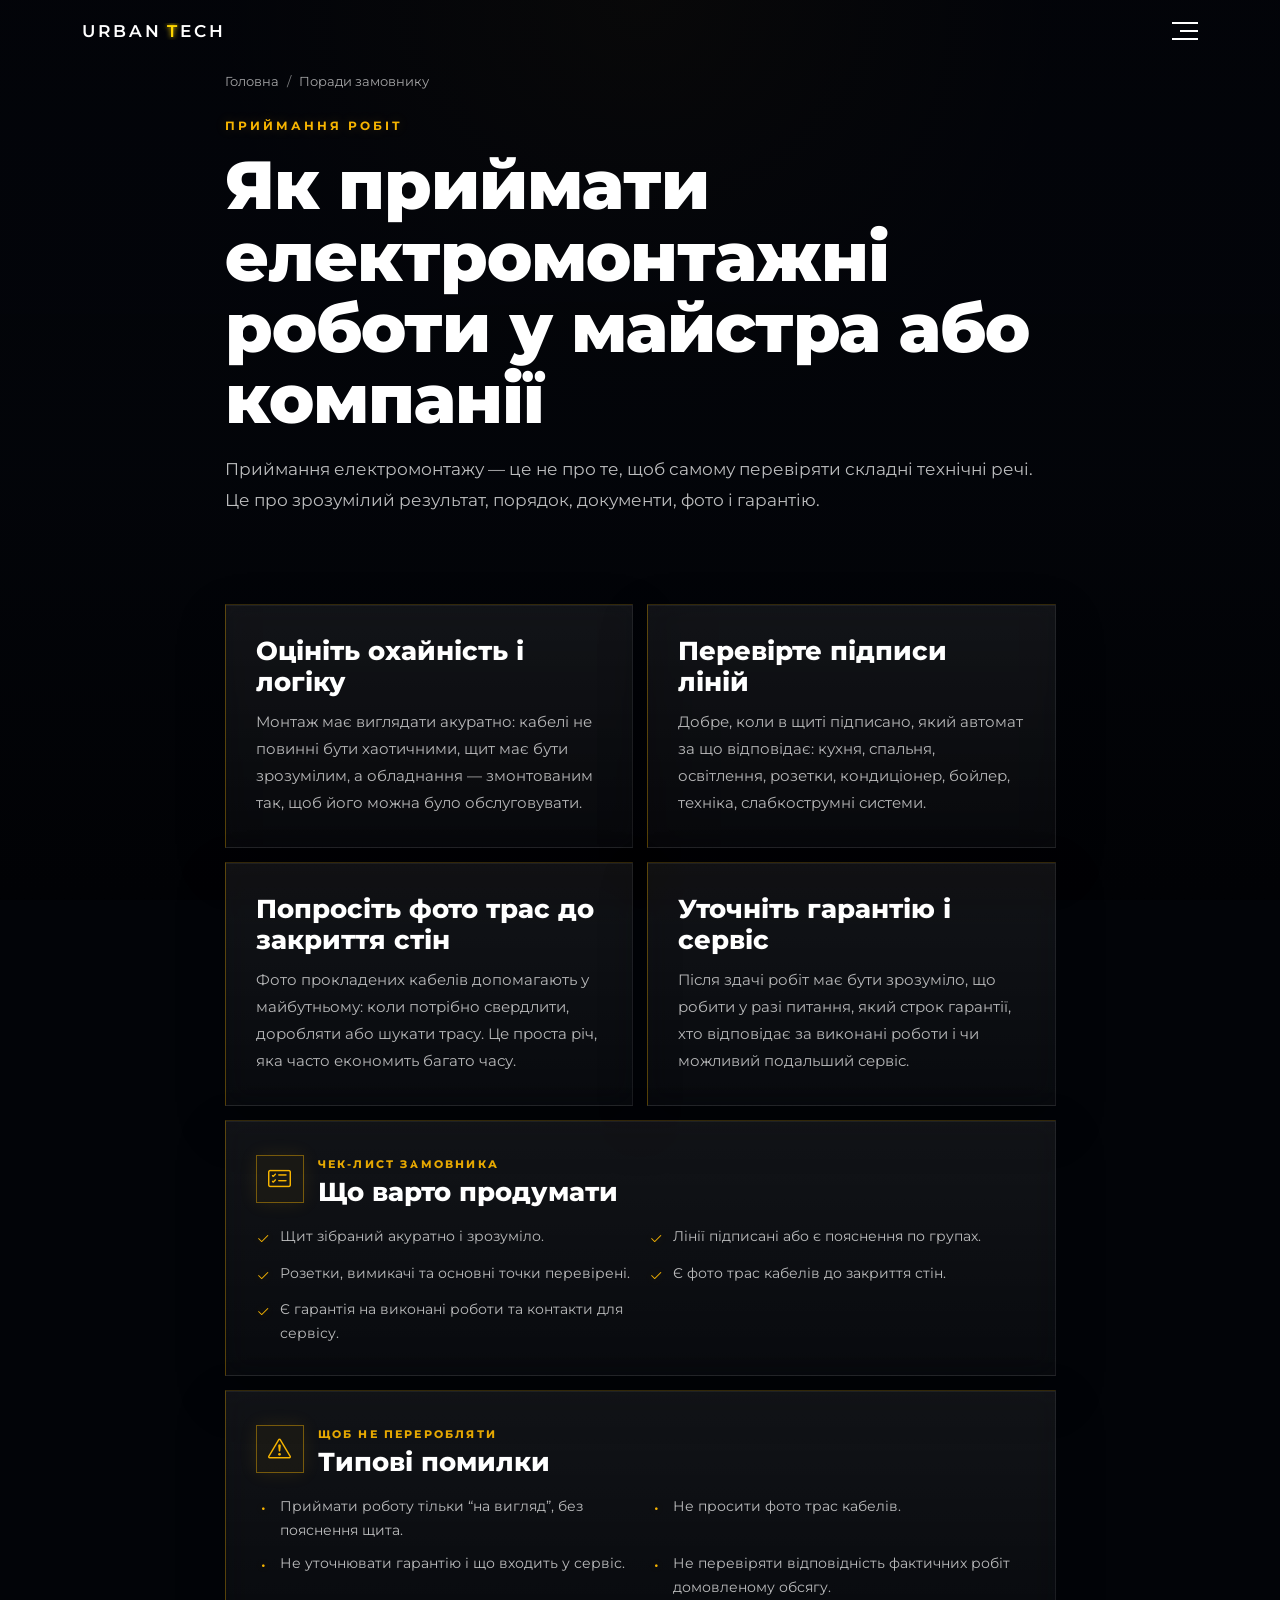
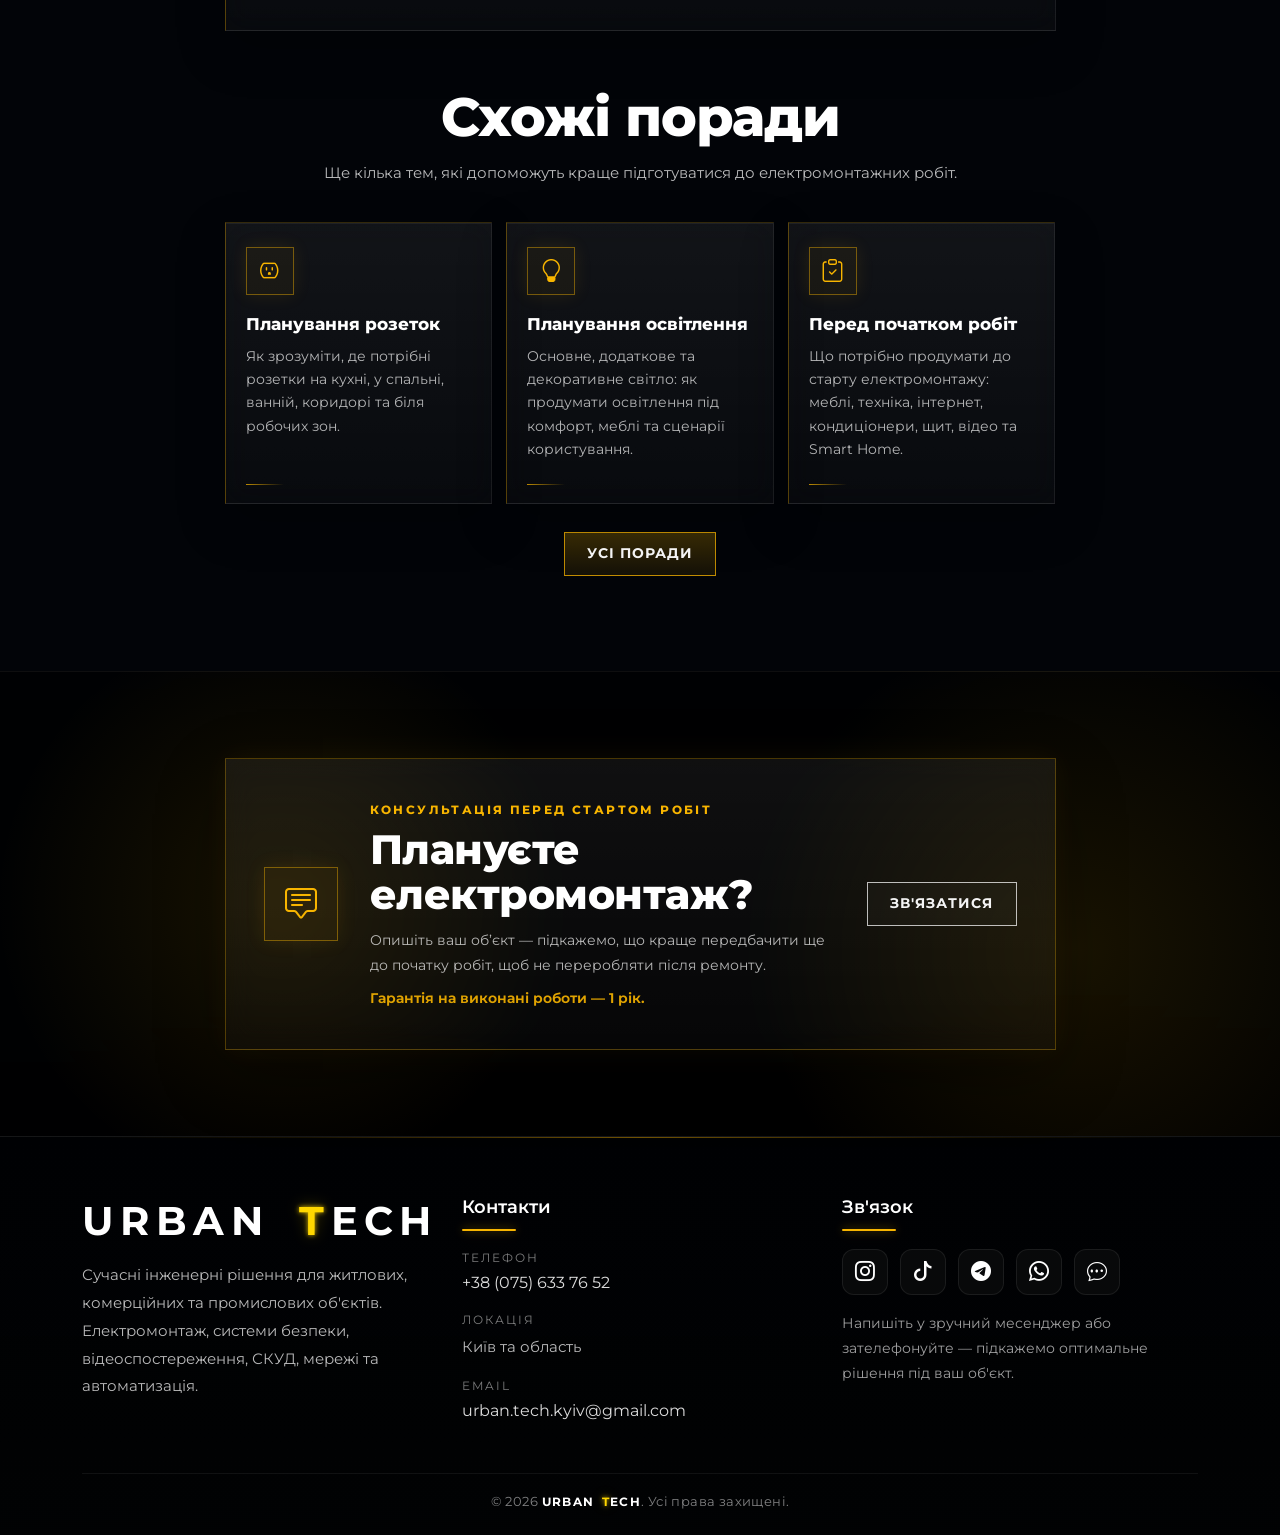
<file: porady-yak-pryymaty-roboty.html>
<!doctype html>
<html lang="uk">

<head>
  <title>Як приймати електромонтажні роботи у майстра або компанії | Urban Tech</title>
  <meta charset="utf-8">
  <meta name="viewport" content="width=device-width, initial-scale=1, shrink-to-fit=no">
  <meta name="description" content="Чек-лист для замовника: як прийняти електромонтажні роботи, на що звернути увагу в щиті, розетках, підписах ліній, фото трас і гарантії.">
  <link rel="preconnect" href="https://fonts.googleapis.com">
  <link rel="preconnect" href="https://fonts.gstatic.com" crossorigin>
  <link href="https://fonts.googleapis.com/css2?family=Montserrat:ital,wght@0,100..900;1,100..900&display=swap" rel="stylesheet">
  <link rel="stylesheet" href="https://stackpath.bootstrapcdn.com/font-awesome/4.7.0/css/font-awesome.min.css">
  <link href="https://cdn.jsdelivr.net/npm/bootstrap@5.3.8/dist/css/bootstrap.min.css" rel="stylesheet"
    integrity="sha384-sRIl4kxILFvY47J16cr9ZwB07vP4J8+LH7qKQnuqkuIAvNWLzeN8tE5YBujZqJLB" crossorigin="anonymous">
  <link rel="stylesheet" href="https://cdn.jsdelivr.net/npm/bootstrap-icons@1.11.3/font/bootstrap-icons.min.css">
  <link rel="stylesheet" href="css/style.css">
</head>
<body class="hero-wrap advice-body">
  <!-- Preloader -->
  <div id="preloader">
    <a href="index.html" class="logo-text">URBAN <span class="highlight">T</span>ECH</a>
    <div class="loader"></div>

    <div class="preloader-text">Завантаження...</div>
    <div class="preloader-subtext">Дякуємо за очікування та довіру до нашого сервісу</div>
  </div>

  <nav id="ut-main-nav" role="navigation">
    <a href="#" class="js-ut-nav-toggle ut-nav-toggle active" aria-label="Закрити меню"><i></i></a>
    <div class="js-fullheight ut-table">
      <div class="ut-table-cell js-fullheight">
        <div class="row no-gutters">
          <div class="col-md-12 text-center">
            <a href="index.html" class="logo-text">URBAN <span class="highlight">T</span>ECH</a>
            <ul>
              <li><a href="index.html"><span>Головна</span></a></li>
              <li><a href="services.html"><span>Наші послуги</span></a></li>
              <li class="active"><a href="porady-zamovnyku.html"><span>Поради замовнику</span></a></li>
              <li><a href="#"><span>Прайс лист</span></a></li>
              <li><a href="#" data-contact-open><span>Контакти</span></a></li>
            </ul>
          </div>
        </div>
      </div>
    </div>
  </nav>

  <header>
    <div class="container">
      <div class="ut-navbar">
        <a href="index.html" class="logo-text">URBAN <span class="highlight">T</span>ECH</a>
      </div>
      <a href="#" class="js-ut-nav-toggle ut-nav-toggle" aria-label="Відкрити меню"><i></i></a>
    </div>
  </header>

  <main class="advice-main advice-article-main">
    <section class="advice-article-hero">
      <div class="container">
        <div class="row justify-content-center">
          <div class="col-12 col-lg-10 col-xl-9">
            <nav class="advice-breadcrumbs" aria-label="Навігація">
              <a href="index.html">Головна</a>
              <span>/</span>
              <a href="porady-zamovnyku.html">Поради замовнику</a>
            </nav>
            <p class="services-kicker">Приймання робіт</p>
            <h1 class="advice-article-title">Як приймати електромонтажні роботи у майстра або компанії</h1>
            <p class="advice-article-lead">Приймання електромонтажу — це не про те, щоб самому перевіряти складні технічні речі. Це про зрозумілий результат, порядок, документи, фото і гарантію.</p>
          </div>
        </div>
      </div>
    </section>

    <section class="advice-article-content">
      <div class="container">
        <div class="row justify-content-center">
          <div class="col-12 col-lg-10 col-xl-9">
            <article class="article-layout">
              <section class="article-section glass-card">
                <h2>Оцініть охайність і логіку</h2>
                <p>Монтаж має виглядати акуратно: кабелі не повинні бути хаотичними, щит має бути зрозумілим, а обладнання — змонтованим так, щоб його можна було обслуговувати.</p>
              </section>
              <section class="article-section glass-card">
                <h2>Перевірте підписи ліній</h2>
                <p>Добре, коли в щиті підписано, який автомат за що відповідає: кухня, спальня, освітлення, розетки, кондиціонер, бойлер, техніка, слабкострумні системи.</p>
              </section>
              <section class="article-section glass-card">
                <h2>Попросіть фото трас до закриття стін</h2>
                <p>Фото прокладених кабелів допомагають у майбутньому: коли потрібно свердлити, доробляти або шукати трасу. Це проста річ, яка часто економить багато часу.</p>
              </section>
              <section class="article-section glass-card">
                <h2>Уточніть гарантію і сервіс</h2>
                <p>Після здачі робіт має бути зрозуміло, що робити у разі питання, який строк гарантії, хто відповідає за виконані роботи і чи можливий подальший сервіс.</p>
              </section>

              <section class="article-checklist glass-card">
                <div class="article-list-head">
                  <div class="ut-card-icon"><i class="bi bi-card-checklist"></i></div>
                  <div>
                    <span>Чек-лист замовника</span>
                    <h2>Що варто продумати</h2>
                  </div>
                </div>
                <ul>
                  <li><i class="bi bi-check2"></i><span>Щит зібраний акуратно і зрозуміло.</span></li>
                  <li><i class="bi bi-check2"></i><span>Лінії підписані або є пояснення по групах.</span></li>
                  <li><i class="bi bi-check2"></i><span>Розетки, вимикачі та основні точки перевірені.</span></li>
                  <li><i class="bi bi-check2"></i><span>Є фото трас кабелів до закриття стін.</span></li>
                  <li><i class="bi bi-check2"></i><span>Є гарантія на виконані роботи та контакти для сервісу.</span></li>
                </ul>
              </section>

              <section class="article-mistakes glass-card">
                <div class="article-list-head">
                  <div class="ut-card-icon"><i class="bi bi-exclamation-triangle"></i></div>
                  <div>
                    <span>Щоб не переробляти</span>
                    <h2>Типові помилки</h2>
                  </div>
                </div>
                <ul>
                  <li><i class="bi bi-dot"></i><span>Приймати роботу тільки “на вигляд”, без пояснення щита.</span></li>
                  <li><i class="bi bi-dot"></i><span>Не просити фото трас кабелів.</span></li>
                  <li><i class="bi bi-dot"></i><span>Не уточнювати гарантію і що входить у сервіс.</span></li>
                  <li><i class="bi bi-dot"></i><span>Не перевіряти відповідність фактичних робіт домовленому обсягу.</span></li>
                </ul>
              </section>
            </article>

            <section class="related-advice">
              <div class="section-head text-center">
                <h2>Схожі поради</h2>
                <p>Ще кілька тем, які допоможуть краще підготуватися до електромонтажних робіт.</p>
              </div>
              <div class="related-grid">
                <a href="porady-rozetky.html" class="related-card glass-card">
                  <div class="ut-card-icon"><i class="bi bi-outlet"></i></div>
                  <h3>Планування розеток</h3>
                  <p>Як зрозуміти, де потрібні розетки на кухні, у спальні, ванній, коридорі та біля робочих зон.</p>
                </a>
                <a href="porady-osvitlennya.html" class="related-card glass-card">
                  <div class="ut-card-icon"><i class="bi bi-lightbulb"></i></div>
                  <h3>Планування освітлення</h3>
                  <p>Основне, додаткове та декоративне світло: як продумати освітлення під комфорт, меблі та сценарії користування.</p>
                </a>
                <a href="porady-pered-elektromontazhem.html" class="related-card glass-card">
                  <div class="ut-card-icon"><i class="bi bi-clipboard-check"></i></div>
                  <h3>Перед початком робіт</h3>
                  <p>Що потрібно продумати до старту електромонтажу: меблі, техніка, інтернет, кондиціонери, щит, відео та Smart Home.</p>
                </a>
              </div>
              <div class="advice-back-link text-center">
                <a href="porady-zamovnyku.html" class="bttn-more bttn-more--gold">Усі поради</a>
              </div>
            </section>
          </div>
        </div>
      </div>
    </section>

    <section class="advice-cta-section">
      <div class="container">
        <div class="row justify-content-center">
          <div class="col-12 col-lg-10 col-xl-9">
            <div class="ut-consult-card advice-cta-card">
              <div class="ut-consult-icon"><i class="bi bi-chat-square-text"></i></div>
              <div class="ut-consult-text">
                <span>Консультація перед стартом робіт</span>
                <h2>Плануєте електромонтаж?</h2>
                <p>Опишіть ваш об’єкт — підкажемо, що краще передбачити ще до початку робіт, щоб не переробляти після ремонту.</p>
                <p class="ut-consult-note">Гарантія на виконані роботи — 1 рік.</p>
              </div>
              <div class="ut-consult-action">
                <a href="#" class="bttn-more bttn-more--clean" data-contact-open>Зв'язатися</a>
              </div>
            </div>
          </div>
        </div>
      </div>
    </section>
  </main>

  <div class="ut-contact-modal" id="utContactModal" aria-hidden="true">
    <div class="ut-contact-modal__backdrop" data-contact-close></div>
    <div class="ut-contact-modal__dialog" role="dialog" aria-modal="true" aria-labelledby="utContactTitle">
      <button type="button" class="ut-contact-modal__close" data-contact-close aria-label="Закрити">×</button>
      <p class="ut-contact-modal__kicker"><span class="brand-logo-text">URBAN <span class="highlight">T</span>ECH</span></p>
      <h2 id="utContactTitle">Зв'язатися з нами</h2>
      <p class="ut-contact-modal__lead">
        Напишіть або зателефонуйте — підкажемо оптимальне рішення під ваш об’єкт.
      </p>

      <div class="ut-contact-list">
        <a href="tel:+380XXXXXXXXX" class="ut-contact-item">
          <i class="bi bi-telephone"></i>
          <span><strong>Телефон</strong>+38 (0XX) XXX XX XX</span>
        </a>
        <a href="mailto:info@urbantech.ua" class="ut-contact-item">
          <i class="bi bi-envelope"></i>
          <span><strong>Email</strong>info@urbantech.ua</span>
        </a>
        <a href="https://t.me/" class="ut-contact-item">
          <i class="bi bi-telegram"></i>
          <span><strong>Telegram</strong>Написати в Telegram</span>
        </a>
        <a href="viber://chat?number=%2B380XXXXXXXXX" class="ut-contact-item">
          <i class="bi bi-chat-dots"></i>
          <span><strong>Viber</strong>Написати у Viber</span>
        </a>
      </div>

      <p class="ut-contact-modal__note">Київ та область · Електромонтаж · Безпека · Автоматизація</p>
    </div>
  </div>
<script type="application/ld+json">
{
  "@context": "https://schema.org",
  "@type": "Article",
  "headline": "Як приймати електромонтажні роботи у майстра або компанії",
  "description": "Чек-лист для замовника: як прийняти електромонтажні роботи, на що звернути увагу в щиті, розетках, підписах ліній, фото трас і гарантії.",
  "author": {
    "@type": "Organization",
    "name": "Urban Tech"
  },
  "publisher": {
    "@type": "Organization",
    "name": "Urban Tech"
  },
  "inLanguage": "uk-UA"
}
</script>
<script type="application/ld+json">
{
  "@context": "https://schema.org",
  "@type": "BreadcrumbList",
  "itemListElement": [
    {
      "@type": "ListItem",
      "position": 1,
      "name": "Головна",
      "item": "index.html"
    },
    {
      "@type": "ListItem",
      "position": 2,
      "name": "Поради замовнику",
      "item": "porady-zamovnyku.html"
    },
    {
      "@type": "ListItem",
      "position": 3,
      "name": "Як приймати електромонтажні роботи у майстра або компанії",
      "item": "porady-yak-pryymaty-roboty.html"
    }
  ]
}
</script>
  <footer class="footer-urban text-white">
    <div class="container">
      <div class="row gy-4 align-items-start">

        <div class="col-12 col-lg-4">
          <div class="footer-brand-wrap">
            <h3 class="footer-brand mb-3"><span class="brand-logo-text">URBAN <span class="highlight">T</span>ECH</span></h3>
            <p class="footer-text mb-0">
              Сучасні інженерні рішення для житлових, комерційних та промислових об'єктів.
              Електромонтаж, системи безпеки, відеоспостереження та автоматизація.
            </p>
          </div>
        </div>

        <div class="col-12 col-md-6 col-lg-4">
          <h5 class="footer-title">Контакти</h5>

          <div class="footer-contact-item">
            <span class="footer-label">Телефон</span>
            <a href="tel:+380XXXXXXXXX" class="footer-link">+38 (0XX) XXX XX XX</a>
          </div>

          <div class="footer-contact-item">
            <span class="footer-label">Адреса</span>
            <p class="footer-text mb-0">Київ, Україна</p>
          </div>

          <div class="footer-contact-item">
            <span class="footer-label">Email</span>
            <a href="mailto:info@urbantech.ua" class="footer-link">info@urbantech.ua</a>
          </div>
        </div>

        <div class="col-12 col-md-6 col-lg-4">
          <h5 class="footer-title">Соцмережі</h5>

          <div class="footer-socials">
            <a href="#" class="footer-social" aria-label="Instagram"><i class="bi bi-instagram"></i></a>
            <a href="#" class="footer-social" aria-label="Facebook"><i class="bi bi-facebook"></i></a>
            <a href="https://t.me/" class="footer-social" aria-label="Telegram"><i class="bi bi-telegram"></i></a>
            <a href="viber://chat?number=%2B380XXXXXXXXX" class="footer-social footer-social--viber" aria-label="Viber">
              <svg class="viber-svg" viewBox="0 0 24 24" aria-hidden="true" focusable="false">
                <path d="M12 3.2c-4.1 0-7.4 2.8-7.4 6.3 0 1.8.9 3.4 2.3 4.5l-.5 2.6 2.8-1.4c.9.3 1.8.5 2.8.5 4.1 0 7.4-2.8 7.4-6.3S16.1 3.2 12 3.2Zm3.8 9.1c-.2.5-.9 1.1-1.5 1.2-.4.1-.9.1-2.5-.6-2.1-.9-3.5-3.1-3.6-3.2-.1-.1-.9-1.2-.9-2.3s.6-1.6.8-1.8c.2-.2.4-.3.6-.3h.5c.2 0 .4 0 .6.5.2.5.7 1.7.8 1.8.1.2.1.3 0 .5-.1.2-.2.3-.4.5-.2.2-.3.3-.2.5.1.2.6 1 1.2 1.5.8.7 1.5.9 1.8 1 .2.1.4.1.6-.1.2-.2.6-.7.8-1 .2-.2.4-.2.6-.1.2.1 1.5.7 1.7.8.3.2.3.3.3.4 0 .1 0 .4-.2.8Z" />
              </svg>
            </a>
          </div>

          <p class="footer-note mt-3 mb-0">
            Зв'яжіться з нами для консультації та підбору оптимального рішення під ваш об'єкт.
          </p>
        </div>

      </div>

      <div class="footer-bottom text-center">
        <p class="mb-0">© 2026 <span class="brand-logo-text brand-logo-text--inline">URBAN <span class="highlight">T</span>ECH</span>. Усі права захищені.</p>
      </div>
    </div>
  </footer>

  <script src="js/jquery.min.js"></script>
  <script src="js/popper.js"></script>
  <script src="js/bootstrap.min.js"></script>
  <script src="js/main.js"></script>
</body>
</html>
</file>
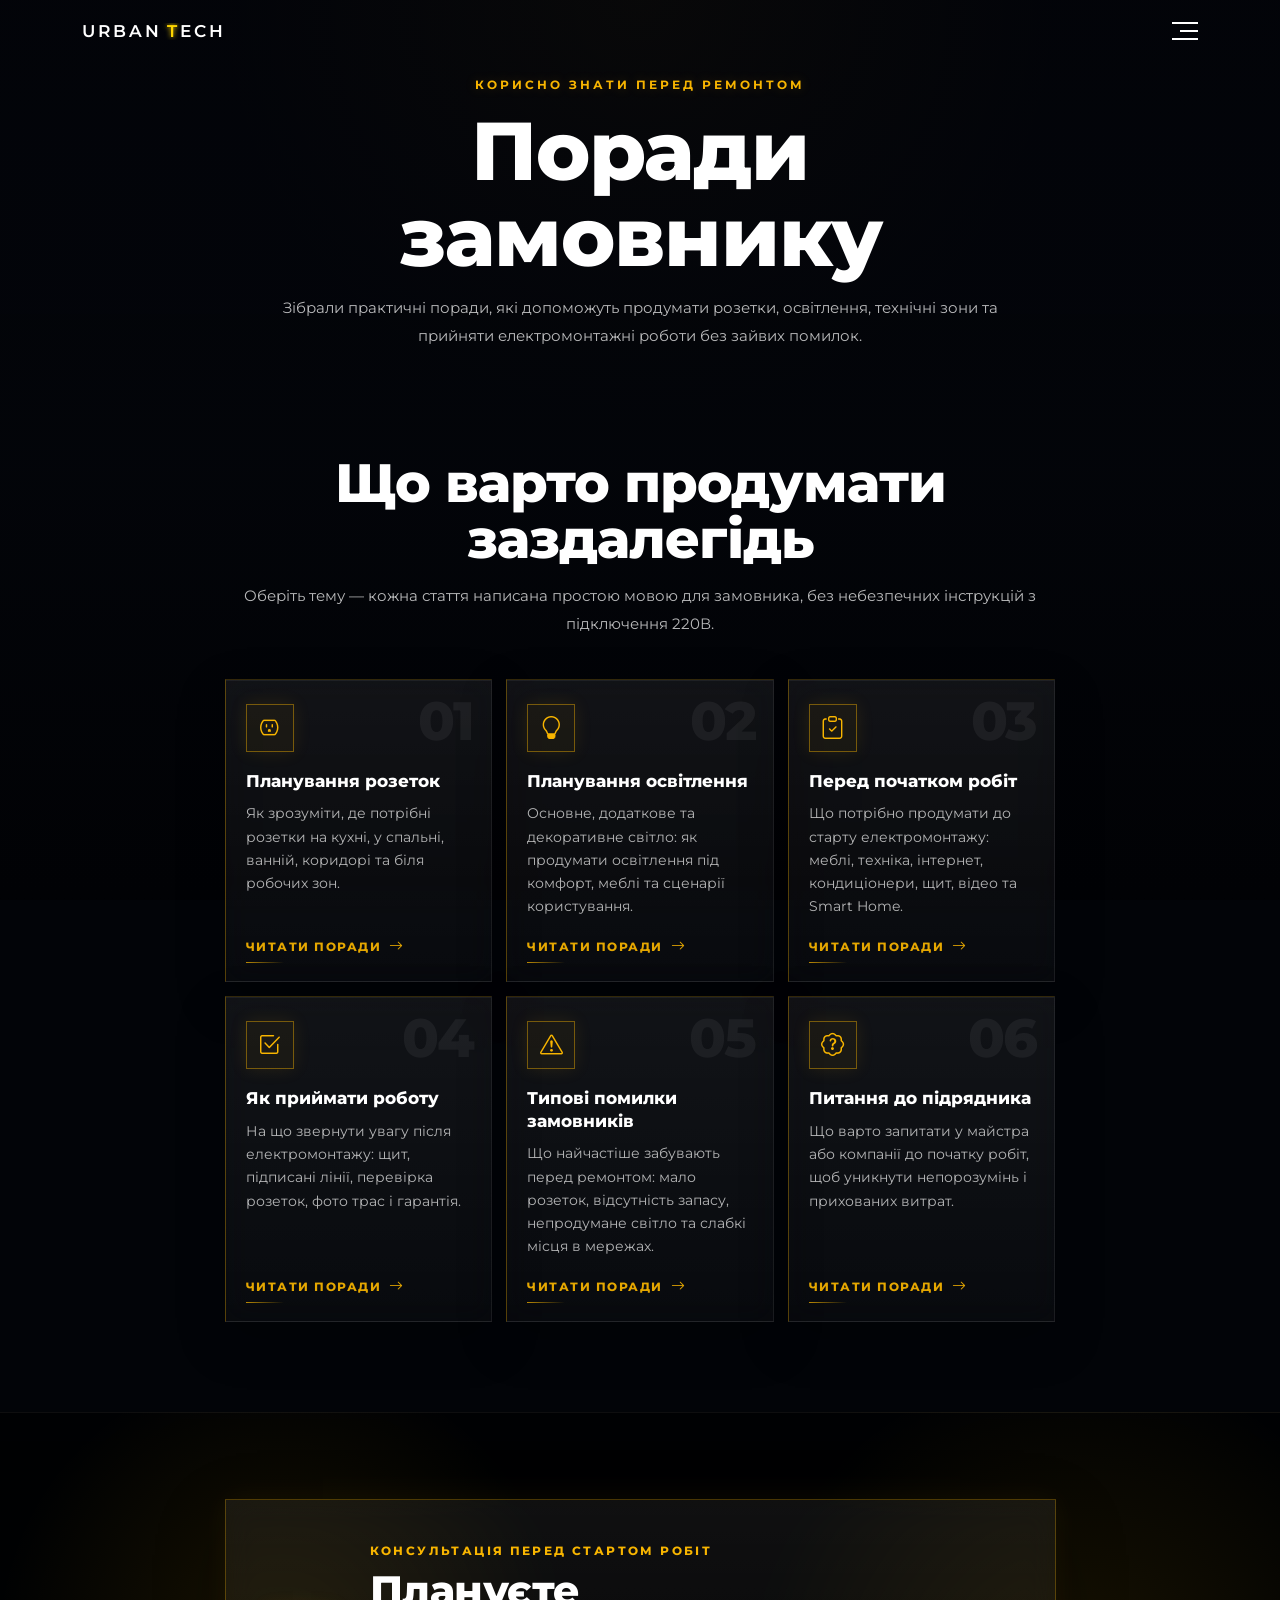
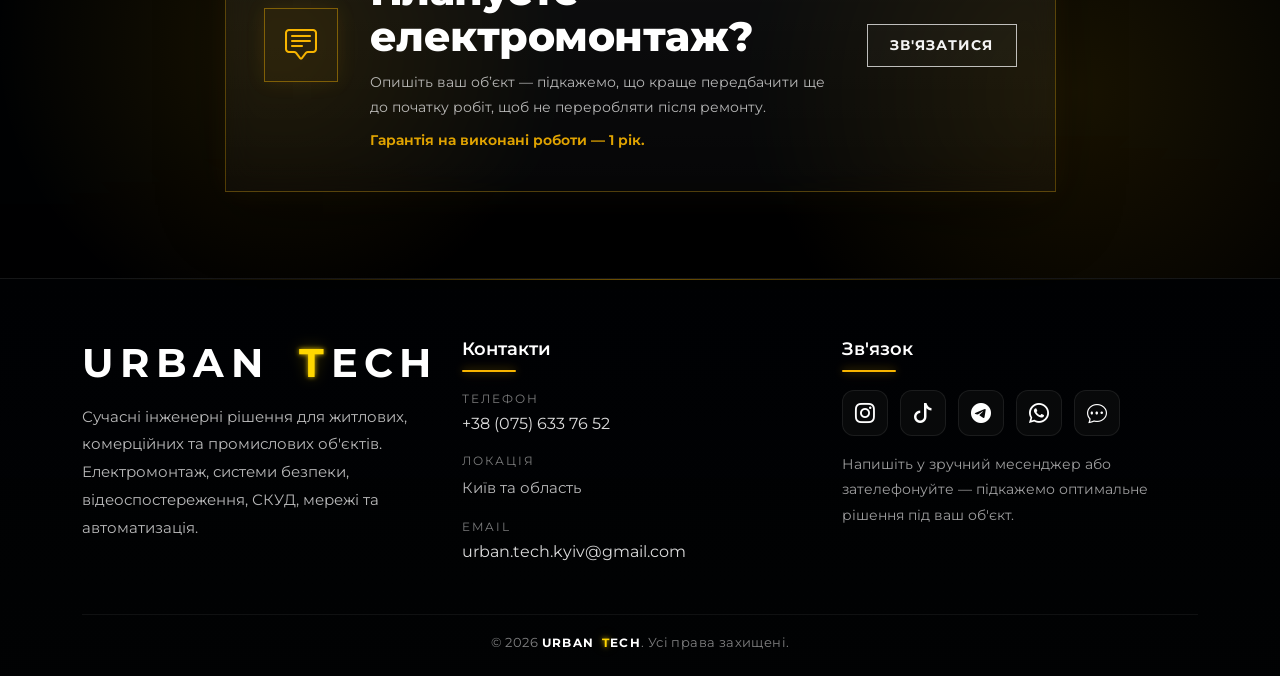
<file: porady-zamovnyku.html>
<!doctype html>
<html lang="uk">

<head>
  <title>Поради замовнику — що потрібно знати перед електромонтажем | Urban Tech</title>
  <meta charset="utf-8">
  <meta name="viewport" content="width=device-width, initial-scale=1, shrink-to-fit=no">
  <meta name="description" content="Поради для замовників перед електромонтажем: як спланувати розетки, освітлення, технічні зони, прийняти роботи та уникнути типових помилок.">
  <link rel="preconnect" href="https://fonts.googleapis.com">
  <link rel="preconnect" href="https://fonts.gstatic.com" crossorigin>
  <link href="https://fonts.googleapis.com/css2?family=Montserrat:ital,wght@0,100..900;1,100..900&display=swap" rel="stylesheet">
  <link rel="stylesheet" href="https://stackpath.bootstrapcdn.com/font-awesome/4.7.0/css/font-awesome.min.css">
  <link href="https://cdn.jsdelivr.net/npm/bootstrap@5.3.8/dist/css/bootstrap.min.css" rel="stylesheet"
    integrity="sha384-sRIl4kxILFvY47J16cr9ZwB07vP4J8+LH7qKQnuqkuIAvNWLzeN8tE5YBujZqJLB" crossorigin="anonymous">
  <link rel="stylesheet" href="https://cdn.jsdelivr.net/npm/bootstrap-icons@1.11.3/font/bootstrap-icons.min.css">
  <link rel="stylesheet" href="css/style.css">
</head>
<body class="hero-wrap advice-body">
  <!-- Preloader -->
  <div id="preloader">
    <a href="index.html" class="logo-text">URBAN <span class="highlight">T</span>ECH</a>
    <div class="loader"></div>

    <div class="preloader-text">Завантаження...</div>
    <div class="preloader-subtext">Дякуємо за очікування та довіру до нашого сервісу</div>
  </div>

  <nav id="ut-main-nav" role="navigation">
    <a href="#" class="js-ut-nav-toggle ut-nav-toggle active" aria-label="Закрити меню"><i></i></a>
    <div class="js-fullheight ut-table">
      <div class="ut-table-cell js-fullheight">
        <div class="row no-gutters">
          <div class="col-md-12 text-center">
            <a href="index.html" class="logo-text">URBAN <span class="highlight">T</span>ECH</a>
            <ul>
              <li><a href="index.html"><span>Головна</span></a></li>
              <li><a href="services.html"><span>Наші послуги</span></a></li>
              <li class="active"><a href="porady-zamovnyku.html"><span>Поради замовнику</span></a></li>
              <li><a href="#"><span>Прайс лист</span></a></li>
              <li><a href="#" data-contact-open><span>Контакти</span></a></li>
            </ul>
          </div>
        </div>
      </div>
    </div>
  </nav>

  <header>
    <div class="container">
      <div class="ut-navbar">
        <a href="index.html" class="logo-text">URBAN <span class="highlight">T</span>ECH</a>
      </div>
      <a href="#" class="js-ut-nav-toggle ut-nav-toggle" aria-label="Відкрити меню"><i></i></a>
    </div>
  </header>

  <main class="advice-main">
    <section class="advice-hero-section">
      <div class="container">
        <div class="row justify-content-center">
          <div class="col-12 col-lg-10 col-xl-9 text-center hero-info-wrap services-info-wrap">
            <p class="services-kicker">Корисно знати перед ремонтом</p>
            <h1 class="services-title">Поради замовнику</h1>
            <p class="services-lead">
              Зібрали практичні поради, які допоможуть продумати розетки, освітлення, технічні зони
              та прийняти електромонтажні роботи без зайвих помилок.
            </p>
          </div>
        </div>
      </div>
    </section>

    <section class="advice-cards-section">
      <div class="container">
        <div class="row justify-content-center">
          <div class="col-12 col-lg-10 col-xl-9">
            <div class="section-head text-center advice-section-head">
              <h2>Що варто продумати заздалегідь</h2>
              <p>Оберіть тему — кожна стаття написана простою мовою для замовника, без небезпечних інструкцій з підключення 220В.</p>
            </div>
            <div class="advice-grid">
              <a href="porady-rozetky.html" class="advice-card glass-card">
                <span class="ut-card-number">01</span>
                <div class="ut-card-icon"><i class="bi bi-outlet"></i></div>
                <h3>Планування розеток</h3>
                <p>Як зрозуміти, де потрібні розетки на кухні, у спальні, ванній, коридорі та біля робочих зон.</p>
                <span class="advice-card__more">Читати поради <i class="bi bi-arrow-right"></i></span>
              </a>
              <a href="porady-osvitlennya.html" class="advice-card glass-card">
                <span class="ut-card-number">02</span>
                <div class="ut-card-icon"><i class="bi bi-lightbulb"></i></div>
                <h3>Планування освітлення</h3>
                <p>Основне, додаткове та декоративне світло: як продумати освітлення під комфорт, меблі та сценарії користування.</p>
                <span class="advice-card__more">Читати поради <i class="bi bi-arrow-right"></i></span>
              </a>
              <a href="porady-pered-elektromontazhem.html" class="advice-card glass-card">
                <span class="ut-card-number">03</span>
                <div class="ut-card-icon"><i class="bi bi-clipboard-check"></i></div>
                <h3>Перед початком робіт</h3>
                <p>Що потрібно продумати до старту електромонтажу: меблі, техніка, інтернет, кондиціонери, щит, відео та Smart Home.</p>
                <span class="advice-card__more">Читати поради <i class="bi bi-arrow-right"></i></span>
              </a>
              <a href="porady-yak-pryymaty-roboty.html" class="advice-card glass-card">
                <span class="ut-card-number">04</span>
                <div class="ut-card-icon"><i class="bi bi-check2-square"></i></div>
                <h3>Як приймати роботу</h3>
                <p>На що звернути увагу після електромонтажу: щит, підписані лінії, перевірка розеток, фото трас і гарантія.</p>
                <span class="advice-card__more">Читати поради <i class="bi bi-arrow-right"></i></span>
              </a>
              <a href="porady-typovi-pomylky.html" class="advice-card glass-card">
                <span class="ut-card-number">05</span>
                <div class="ut-card-icon"><i class="bi bi-exclamation-triangle"></i></div>
                <h3>Типові помилки замовників</h3>
                <p>Що найчастіше забувають перед ремонтом: мало розеток, відсутність запасу, непродумане світло та слабкі місця в мережах.</p>
                <span class="advice-card__more">Читати поради <i class="bi bi-arrow-right"></i></span>
              </a>
              <a href="porady-pytannya-do-pidryadnyka.html" class="advice-card glass-card">
                <span class="ut-card-number">06</span>
                <div class="ut-card-icon"><i class="bi bi-patch-question"></i></div>
                <h3>Питання до підрядника</h3>
                <p>Що варто запитати у майстра або компанії до початку робіт, щоб уникнути непорозумінь і прихованих витрат.</p>
                <span class="advice-card__more">Читати поради <i class="bi bi-arrow-right"></i></span>
              </a>
            </div>
          </div>
        </div>
      </div>
    </section>

    <section class="advice-cta-section">
      <div class="container">
        <div class="row justify-content-center">
          <div class="col-12 col-lg-10 col-xl-9">
            <div class="ut-consult-card advice-cta-card">
              <div class="ut-consult-icon"><i class="bi bi-chat-square-text"></i></div>
              <div class="ut-consult-text">
                <span>Консультація перед стартом робіт</span>
                <h2>Плануєте електромонтаж?</h2>
                <p>Опишіть ваш об’єкт — підкажемо, що краще передбачити ще до початку робіт, щоб не переробляти після ремонту.</p>
                <p class="ut-consult-note">Гарантія на виконані роботи — 1 рік.</p>
              </div>
              <div class="ut-consult-action">
                <a href="#" class="bttn-more bttn-more--clean" data-contact-open>Зв'язатися</a>
              </div>
            </div>
          </div>
        </div>
      </div>
    </section>
  </main>

  <div class="ut-contact-modal" id="utContactModal" aria-hidden="true">
    <div class="ut-contact-modal__backdrop" data-contact-close></div>
    <div class="ut-contact-modal__dialog" role="dialog" aria-modal="true" aria-labelledby="utContactTitle">
      <button type="button" class="ut-contact-modal__close" data-contact-close aria-label="Закрити">×</button>
      <p class="ut-contact-modal__kicker"><span class="brand-logo-text">URBAN <span class="highlight">T</span>ECH</span></p>
      <h2 id="utContactTitle">Зв'язатися з нами</h2>
      <p class="ut-contact-modal__lead">
        Напишіть або зателефонуйте — підкажемо оптимальне рішення під ваш об’єкт.
      </p>

      <div class="ut-contact-list">
        <a href="tel:+380XXXXXXXXX" class="ut-contact-item">
          <i class="bi bi-telephone"></i>
          <span><strong>Телефон</strong>+38 (0XX) XXX XX XX</span>
        </a>
        <a href="mailto:info@urbantech.ua" class="ut-contact-item">
          <i class="bi bi-envelope"></i>
          <span><strong>Email</strong>info@urbantech.ua</span>
        </a>
        <a href="https://t.me/" class="ut-contact-item">
          <i class="bi bi-telegram"></i>
          <span><strong>Telegram</strong>Написати в Telegram</span>
        </a>
        <a href="viber://chat?number=%2B380XXXXXXXXX" class="ut-contact-item">
          <i class="bi bi-chat-dots"></i>
          <span><strong>Viber</strong>Написати у Viber</span>
        </a>
      </div>

      <p class="ut-contact-modal__note">Київ та область · Електромонтаж · Безпека · Автоматизація</p>
    </div>
  </div>
<script type="application/ld+json">
{
  "@context": "https://schema.org",
  "@type": "CollectionPage",
  "name": "Поради замовнику перед електромонтажем",
  "description": "Практичні поради для планування електромонтажу, розеток, освітлення та приймання робіт.",
  "mainEntity": [
    {
      "@type": "Article",
      "headline": "Планування розеток",
      "url": "porady-rozetky.html"
    },
    {
      "@type": "Article",
      "headline": "Планування освітлення",
      "url": "porady-osvitlennya.html"
    },
    {
      "@type": "Article",
      "headline": "Перед початком робіт",
      "url": "porady-pered-elektromontazhem.html"
    },
    {
      "@type": "Article",
      "headline": "Як приймати роботу",
      "url": "porady-yak-pryymaty-roboty.html"
    },
    {
      "@type": "Article",
      "headline": "Типові помилки замовників",
      "url": "porady-typovi-pomylky.html"
    },
    {
      "@type": "Article",
      "headline": "Питання до підрядника",
      "url": "porady-pytannya-do-pidryadnyka.html"
    }
  ]
}
</script>
  <footer class="footer-urban text-white">
    <div class="container">
      <div class="row gy-4 align-items-start">

        <div class="col-12 col-lg-4">
          <div class="footer-brand-wrap">
            <h3 class="footer-brand mb-3"><span class="brand-logo-text">URBAN <span class="highlight">T</span>ECH</span></h3>
            <p class="footer-text mb-0">
              Сучасні інженерні рішення для житлових, комерційних та промислових об'єктів.
              Електромонтаж, системи безпеки, відеоспостереження та автоматизація.
            </p>
          </div>
        </div>

        <div class="col-12 col-md-6 col-lg-4">
          <h5 class="footer-title">Контакти</h5>

          <div class="footer-contact-item">
            <span class="footer-label">Телефон</span>
            <a href="tel:+380XXXXXXXXX" class="footer-link">+38 (0XX) XXX XX XX</a>
          </div>

          <div class="footer-contact-item">
            <span class="footer-label">Адреса</span>
            <p class="footer-text mb-0">Київ, Україна</p>
          </div>

          <div class="footer-contact-item">
            <span class="footer-label">Email</span>
            <a href="mailto:info@urbantech.ua" class="footer-link">info@urbantech.ua</a>
          </div>
        </div>

        <div class="col-12 col-md-6 col-lg-4">
          <h5 class="footer-title">Соцмережі</h5>

          <div class="footer-socials">
            <a href="#" class="footer-social" aria-label="Instagram"><i class="bi bi-instagram"></i></a>
            <a href="#" class="footer-social" aria-label="Facebook"><i class="bi bi-facebook"></i></a>
            <a href="https://t.me/" class="footer-social" aria-label="Telegram"><i class="bi bi-telegram"></i></a>
            <a href="viber://chat?number=%2B380XXXXXXXXX" class="footer-social footer-social--viber" aria-label="Viber">
              <svg class="viber-svg" viewBox="0 0 24 24" aria-hidden="true" focusable="false">
                <path d="M12 3.2c-4.1 0-7.4 2.8-7.4 6.3 0 1.8.9 3.4 2.3 4.5l-.5 2.6 2.8-1.4c.9.3 1.8.5 2.8.5 4.1 0 7.4-2.8 7.4-6.3S16.1 3.2 12 3.2Zm3.8 9.1c-.2.5-.9 1.1-1.5 1.2-.4.1-.9.1-2.5-.6-2.1-.9-3.5-3.1-3.6-3.2-.1-.1-.9-1.2-.9-2.3s.6-1.6.8-1.8c.2-.2.4-.3.6-.3h.5c.2 0 .4 0 .6.5.2.5.7 1.7.8 1.8.1.2.1.3 0 .5-.1.2-.2.3-.4.5-.2.2-.3.3-.2.5.1.2.6 1 1.2 1.5.8.7 1.5.9 1.8 1 .2.1.4.1.6-.1.2-.2.6-.7.8-1 .2-.2.4-.2.6-.1.2.1 1.5.7 1.7.8.3.2.3.3.3.4 0 .1 0 .4-.2.8Z" />
              </svg>
            </a>
          </div>

          <p class="footer-note mt-3 mb-0">
            Зв'яжіться з нами для консультації та підбору оптимального рішення під ваш об'єкт.
          </p>
        </div>

      </div>

      <div class="footer-bottom text-center">
        <p class="mb-0">© 2026 <span class="brand-logo-text brand-logo-text--inline">URBAN <span class="highlight">T</span>ECH</span>. Усі права захищені.</p>
      </div>
    </div>
  </footer>

  <script src="js/jquery.min.js"></script>
  <script src="js/popper.js"></script>
  <script src="js/bootstrap.min.js"></script>
  <script src="js/main.js"></script>
</body>
</html>
</file>
<file: css/style.css>
@import url("urban-tech.css");
@import url("home-work-grid.css");

/* ============================================================================
   SERVICES: ELECTRO 220V — REAL HERO CARD GRID 3×2
   HTML-шаблон карток має бути ut-image-card, без маскування старих service-info-card.
============================================================================ */

body.services-body [data-service-panel="electro"] .services-electro-grid {
  display: grid;
  grid-template-columns: repeat(3, minmax(0, 1fr));
  gap: clamp(14px, 1.6vw, 22px);
  align-items: stretch;
}

body.services-body [data-service-panel="electro"] .services-electro-grid .services-premium-grid__head {
  grid-column: 1 / -1;
}

body.services-body [data-service-panel="electro"] .services-electro-card {
  --ut-card-min-height: clamp(176px, 17vw, 224px);
  --ut-card-padding: 20px 18px 18px;
  --ut-card-overlay-left: rgba(0, 0, 0, 0.92);
  --ut-card-overlay-center: rgba(0, 0, 0, 0.84);
  --ut-card-overlay-right: rgba(0, 0, 0, 0.66);
  --ut-card-overlay-bottom: rgba(0, 0, 0, 0.92);
  background-color: #05070b !important;
  box-shadow:
    inset 0 0 0 999px rgba(0, 0, 0, 0.08),
    0 18px 46px rgba(0, 0, 0, 0.30);
}

body.services-body [data-service-panel="electro"] .services-electro-card::before {
  z-index: 1;
  background:
    linear-gradient(90deg, var(--ut-card-overlay-left) 0%, var(--ut-card-overlay-center) 52%, var(--ut-card-overlay-right) 100%),
    linear-gradient(180deg, rgba(0, 0, 0, 0.32) 0%, rgba(0, 0, 0, 0.52) 44%, var(--ut-card-overlay-bottom) 100%),
    radial-gradient(circle at 18% 0%, rgba(248, 181, 0, 0.10), transparent 38%);
}

body.services-body [data-service-panel="electro"] .services-electro-card:hover {
  box-shadow:
    inset 0 0 0 999px rgba(0, 0, 0, 0.04),
    0 26px 62px rgba(0, 0, 0, 0.36);
}

body.services-body [data-service-panel="electro"] .services-electro-card:hover::before {
  background:
    linear-gradient(90deg, rgba(0, 0, 0, 0.88) 0%, rgba(0, 0, 0, 0.78) 52%, rgba(0, 0, 0, 0.58) 100%),
    linear-gradient(180deg, rgba(0, 0, 0, 0.26) 0%, rgba(0, 0, 0, 0.46) 44%, rgba(0, 0, 0, 0.88) 100%),
    radial-gradient(circle at 18% 0%, rgba(248, 181, 0, 0.14), transparent 38%);
}

body.services-body [data-service-panel="electro"] .services-electro-card > * {
  position: relative;
  z-index: 2;
}

body.services-body [data-service-panel="electro"] .services-electro-card--01 { --ut-card-image: url("../assets/img/services/cards/electro-01.webp"); }
body.services-body [data-service-panel="electro"] .services-electro-card--02 { --ut-card-image: url("../assets/img/services/cards/electro-02.webp"); }
body.services-body [data-service-panel="electro"] .services-electro-card--03 { --ut-card-image: url("../assets/img/services/cards/electro-03.webp"); }
body.services-body [data-service-panel="electro"] .services-electro-card--04 { --ut-card-image: url("../assets/img/services/cards/electro-04.webp"); }
body.services-body [data-service-panel="electro"] .services-electro-card--05 { --ut-card-image: url("../assets/img/services/cards/electro-05.webp"); }
body.services-body [data-service-panel="electro"] .services-electro-card--06 { --ut-card-image: url("../assets/img/services/cards/electro-06.webp"); }

@media (max-width: 991.98px) {
  body.services-body [data-service-panel="electro"] .services-electro-grid {
    grid-template-columns: repeat(2, minmax(0, 1fr));
  }
}

@media (max-width: 767.98px) {
  body.services-body [data-service-panel="electro"] .services-electro-grid {
    grid-template-columns: 1fr;
    gap: 14px;
  }

  body.services-body [data-service-panel="electro"] .services-electro-card {
    min-height: 190px;
  }
}

/* ============================================================================
   LOGO: forced spacing between URBAN and TECH
   Fixes cases where HTML whitespace is collapsed/removed around the highlighted T.
============================================================================ */

.logo-text .highlight,
.brand-logo-text .highlight {
  display: inline-block;
  margin-left: 0.32em;
}

.brand-logo-text--inline .highlight {
  margin-left: 0.24em;
}

/* ============================================================================
   SERVICES: image-card typography balance
   Title is locked to one vertical line across cards; description sits tightly below it.
============================================================================ */

body.services-body .services-template-image-row .ut-image-card {
  position: relative !important;
  min-height: clamp(226px, 18vw, 260px) !important;
  display: block !important;
  overflow: hidden !important;
  background-size: cover !important;
  background-position: center !important;
}

body.services-body .services-template-image-row .ut-image-card::before {
  z-index: 0 !important;
  background:
    linear-gradient(
      180deg,
      rgba(2, 4, 8, 0.08) 0%,
      rgba(2, 4, 8, 0.14) 32%,
      rgba(2, 4, 8, 0.54) 54%,
      rgba(2, 4, 8, 0.88) 74%,
      rgba(2, 4, 8, 0.99) 100%
    ),
    linear-gradient(
      90deg,
      rgba(2, 4, 8, 0.36) 0%,
      rgba(2, 4, 8, 0.24) 52%,
      rgba(2, 4, 8, 0.18) 100%
    ),
    radial-gradient(circle at 18% 6%, rgba(248, 181, 0, 0.13), transparent 42%) !important;
}

body.services-body .services-template-image-row .ut-image-card:hover::before {
  background:
    linear-gradient(
      180deg,
      rgba(2, 4, 8, 0.06) 0%,
      rgba(2, 4, 8, 0.12) 32%,
      rgba(2, 4, 8, 0.48) 54%,
      rgba(2, 4, 8, 0.84) 74%,
      rgba(2, 4, 8, 0.98) 100%
    ),
    linear-gradient(
      90deg,
      rgba(2, 4, 8, 0.30) 0%,
      rgba(2, 4, 8, 0.20) 52%,
      rgba(2, 4, 8, 0.14) 100%
    ),
    radial-gradient(circle at 18% 6%, rgba(248, 181, 0, 0.17), transparent 42%) !important;
}

body.services-body .services-template-image-row .ut-image-card__content {
  position: absolute !important;
  inset: 0 !important;
  z-index: 2 !important;
  width: 100% !important;
  height: 100% !important;
  padding: 18px 17px 15px !important;
}

body.services-body .services-template-image-row .ut-image-card__title {
  position: absolute !important;
  left: 17px !important;
  right: 17px !important;
  top: 57% !important;
  min-height: 26px !important;
  margin: 0 !important;
  transform: translateY(-50%) !important;
  display: flex !important;
  align-items: center !important;
  color: rgba(255, 255, 255, 0.97) !important;
  font-size: clamp(13px, 0.96vw, 14.8px) !important;
  line-height: 1.08 !important;
  font-weight: 780 !important;
  letter-spacing: -0.18px !important;
}

body.services-body .services-template-image-row .ut-image-card__title::before {
  flex: 0 0 auto !important;
  width: 3px !important;
  height: 15px !important;
  margin-right: 8px !important;
  vertical-align: 0 !important;
}

body.services-body .services-template-image-row .ut-image-card__text {
  position: absolute !important;
  left: 17px !important;
  right: 17px !important;
  top: calc(57% + 14px) !important;
  bottom: 14px !important;
  max-width: none !important;
  margin: 0 !important;
  color: rgba(255, 255, 255, 0.70) !important;
  font-size: 10.9px !important;
  line-height: 1.38 !important;
  overflow: hidden !important;
  display: -webkit-box !important;
  -webkit-line-clamp: 5;
  -webkit-box-orient: vertical;
}

@media (max-width: 991.98px) {
  body.services-body .services-template-image-row .ut-image-card {
    min-height: 236px !important;
  }
}

@media (max-width: 575.98px) {
  body.services-body .services-template-image-row .ut-image-card {
    min-height: 216px !important;
  }

  body.services-body .services-template-image-row .ut-image-card__title {
    left: 15px !important;
    right: 15px !important;
    top: 56.5% !important;
    font-size: 13.6px !important;
  }

  body.services-body .services-template-image-row .ut-image-card__text {
    left: 15px !important;
    right: 15px !important;
    top: calc(56.5% + 14px) !important;
    font-size: 10.9px !important;
    line-height: 1.36 !important;
  }
}

/* ============================================================================
   HOME: image-card typography balance
   Same title/description layout as services cards for the homepage image cards.
============================================================================ */

body:not(.services-body) .ut-image-card {
  position: relative !important;
  min-height: clamp(226px, 18vw, 260px) !important;
  display: block !important;
  overflow: hidden !important;
  background-size: cover !important;
  background-position: center !important;
}

body:not(.services-body) .ut-image-card::before {
  z-index: 0 !important;
  background:
    linear-gradient(
      180deg,
      rgba(2, 4, 8, 0.08) 0%,
      rgba(2, 4, 8, 0.14) 32%,
      rgba(2, 4, 8, 0.54) 54%,
      rgba(2, 4, 8, 0.88) 74%,
      rgba(2, 4, 8, 0.99) 100%
    ),
    linear-gradient(
      90deg,
      rgba(2, 4, 8, 0.36) 0%,
      rgba(2, 4, 8, 0.24) 52%,
      rgba(2, 4, 8, 0.18) 100%
    ),
    radial-gradient(circle at 18% 6%, rgba(248, 181, 0, 0.13), transparent 42%) !important;
}

body:not(.services-body) .ut-image-card:hover::before {
  background:
    linear-gradient(
      180deg,
      rgba(2, 4, 8, 0.06) 0%,
      rgba(2, 4, 8, 0.12) 32%,
      rgba(2, 4, 8, 0.48) 54%,
      rgba(2, 4, 8, 0.84) 74%,
      rgba(2, 4, 8, 0.98) 100%
    ),
    linear-gradient(
      90deg,
      rgba(2, 4, 8, 0.30) 0%,
      rgba(2, 4, 8, 0.20) 52%,
      rgba(2, 4, 8, 0.14) 100%
    ),
    radial-gradient(circle at 18% 6%, rgba(248, 181, 0, 0.17), transparent 42%) !important;
}

body:not(.services-body) .ut-image-card__content {
  position: absolute !important;
  inset: 0 !important;
  z-index: 2 !important;
  width: 100% !important;
  height: 100% !important;
  padding: 18px 17px 15px !important;
}

body:not(.services-body) .ut-image-card__title {
  position: absolute !important;
  left: 17px !important;
  right: 17px !important;
  top: 57% !important;
  min-height: 26px !important;
  margin: 0 !important;
  transform: translateY(-50%) !important;
  display: flex !important;
  align-items: center !important;
  color: rgba(255, 255, 255, 0.97) !important;
  font-size: clamp(13px, 0.96vw, 14.8px) !important;
  line-height: 1.08 !important;
  font-weight: 780 !important;
  letter-spacing: -0.18px !important;
}

body:not(.services-body) .ut-image-card__title::before {
  flex: 0 0 auto !important;
  width: 3px !important;
  height: 15px !important;
  margin-right: 8px !important;
  vertical-align: 0 !important;
}

body:not(.services-body) .ut-image-card__text {
  position: absolute !important;
  left: 17px !important;
  right: 17px !important;
  top: calc(57% + 14px) !important;
  bottom: 14px !important;
  max-width: none !important;
  margin: 0 !important;
  color: rgba(255, 255, 255, 0.70) !important;
  font-size: 10.9px !important;
  line-height: 1.38 !important;
  overflow: hidden !important;
  display: -webkit-box !important;
  -webkit-line-clamp: 5;
  -webkit-box-orient: vertical;
}

@media (max-width: 991.98px) {
  body:not(.services-body) .ut-image-card {
    min-height: 236px !important;
  }
}

@media (max-width: 575.98px) {
  body:not(.services-body) .ut-image-card {
    min-height: 216px !important;
  }

  body:not(.services-body) .ut-image-card__title {
    left: 15px !important;
    right: 15px !important;
    top: 56.5% !important;
    font-size: 13.6px !important;
  }

  body:not(.services-body) .ut-image-card__text {
    left: 15px !important;
    right: 15px !important;
    top: calc(56.5% + 14px) !important;
    font-size: 10.9px !important;
    line-height: 1.36 !important;
  }
}
</file>
